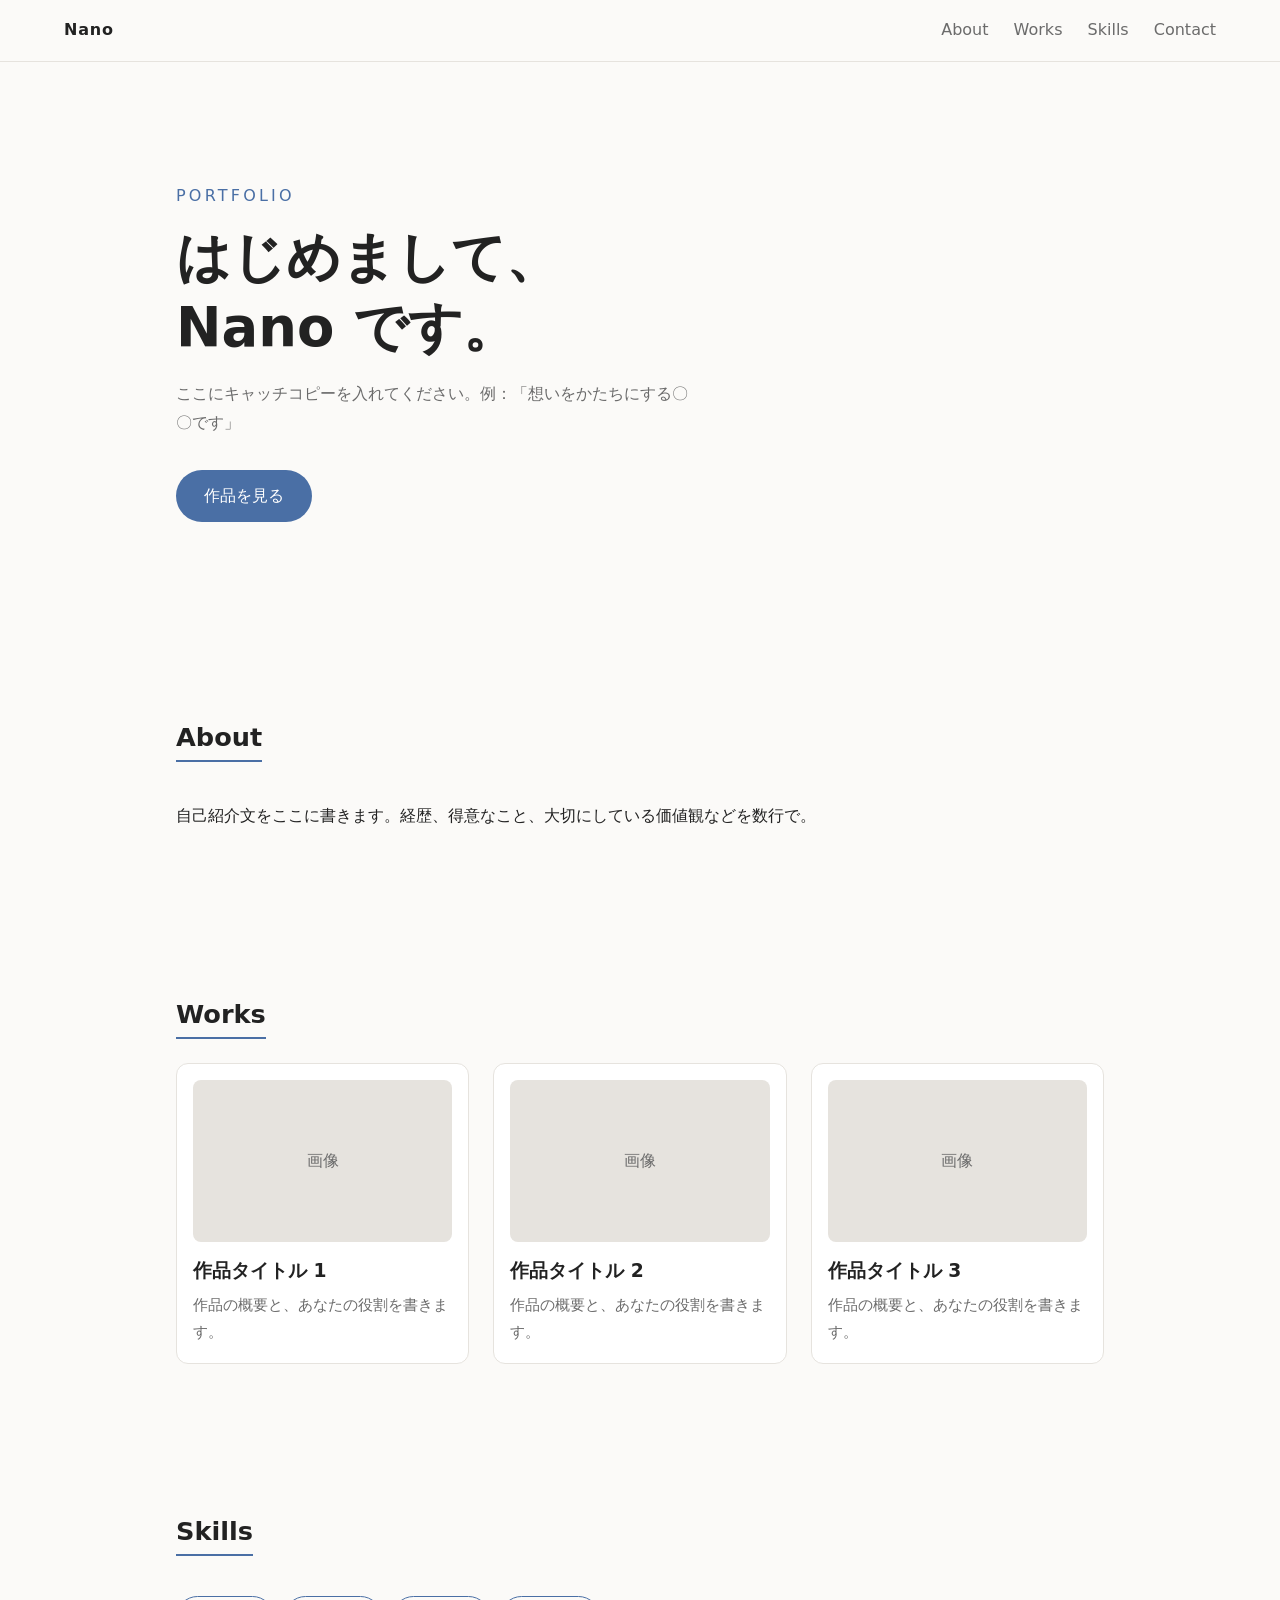
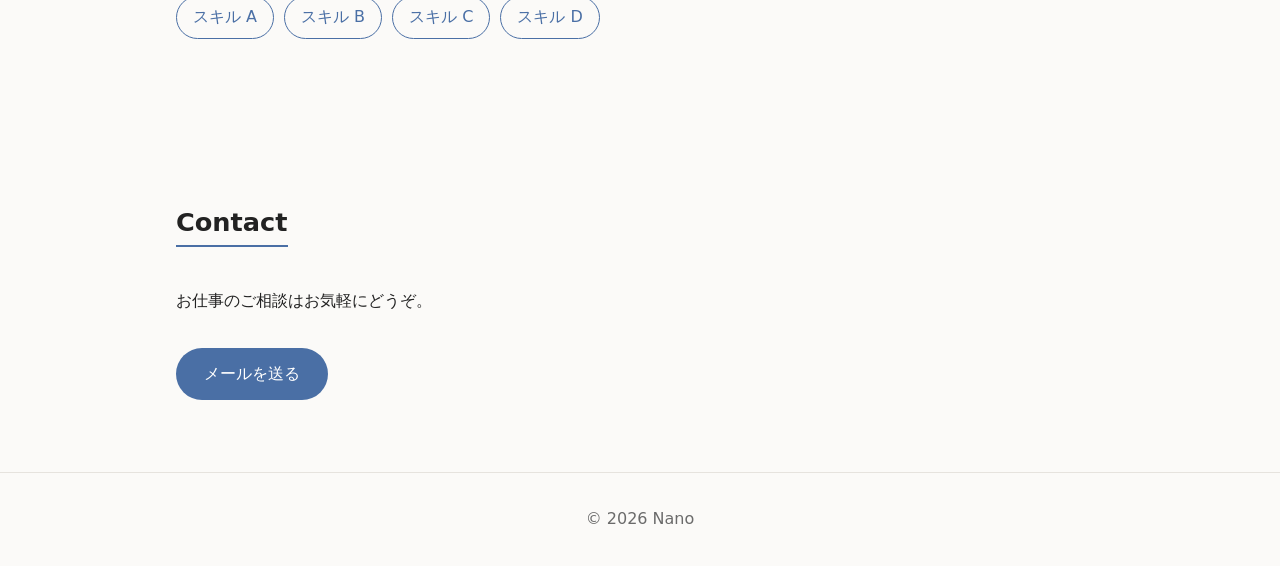
<file: index.html>
<!doctype html>
<html lang="ja">
<head>
  <meta charset="utf-8">
  <meta name="viewport" content="width=device-width, initial-scale=1">
  <title>Nano | Portfolio</title>
  <meta name="description" content="Nano のポートフォリオサイト">
  <link rel="stylesheet" href="style.css">
</head>
<body>
  <header class="site-header">
    <a class="logo" href="#top">Nano</a>
    <nav>
      <a href="#about">About</a>
      <a href="#works">Works</a>
      <a href="#skills">Skills</a>
      <a href="#contact">Contact</a>
    </nav>
  </header>

  <main id="top">
    <section class="hero">
      <p class="eyebrow">Portfolio</p>
      <h1>はじめまして、<br>Nano です。</h1>
      <p class="lead">ここにキャッチコピーを入れてください。例：「想いをかたちにする〇〇です」</p>
      <a class="btn" href="#works">作品を見る</a>
    </section>

    <section id="about">
      <h2>About</h2>
      <p>自己紹介文をここに書きます。経歴、得意なこと、大切にしている価値観などを数行で。</p>
    </section>

    <section id="works">
      <h2>Works</h2>
      <div class="grid">
        <article class="card">
          <div class="thumb">画像</div>
          <h3>作品タイトル 1</h3>
          <p>作品の概要と、あなたの役割を書きます。</p>
        </article>
        <article class="card">
          <div class="thumb">画像</div>
          <h3>作品タイトル 2</h3>
          <p>作品の概要と、あなたの役割を書きます。</p>
        </article>
        <article class="card">
          <div class="thumb">画像</div>
          <h3>作品タイトル 3</h3>
          <p>作品の概要と、あなたの役割を書きます。</p>
        </article>
      </div>
    </section>

    <section id="skills">
      <h2>Skills</h2>
      <ul class="tags">
        <li>スキル A</li><li>スキル B</li><li>スキル C</li><li>スキル D</li>
      </ul>
    </section>

    <section id="contact">
      <h2>Contact</h2>
      <p>お仕事のご相談はお気軽にどうぞ。</p>
      <a class="btn" href="mailto:kangoshinano@gmail.com">メールを送る</a>
    </section>
  </main>

  <footer>© 2026 Nano</footer>
</body>
</html>
</file>
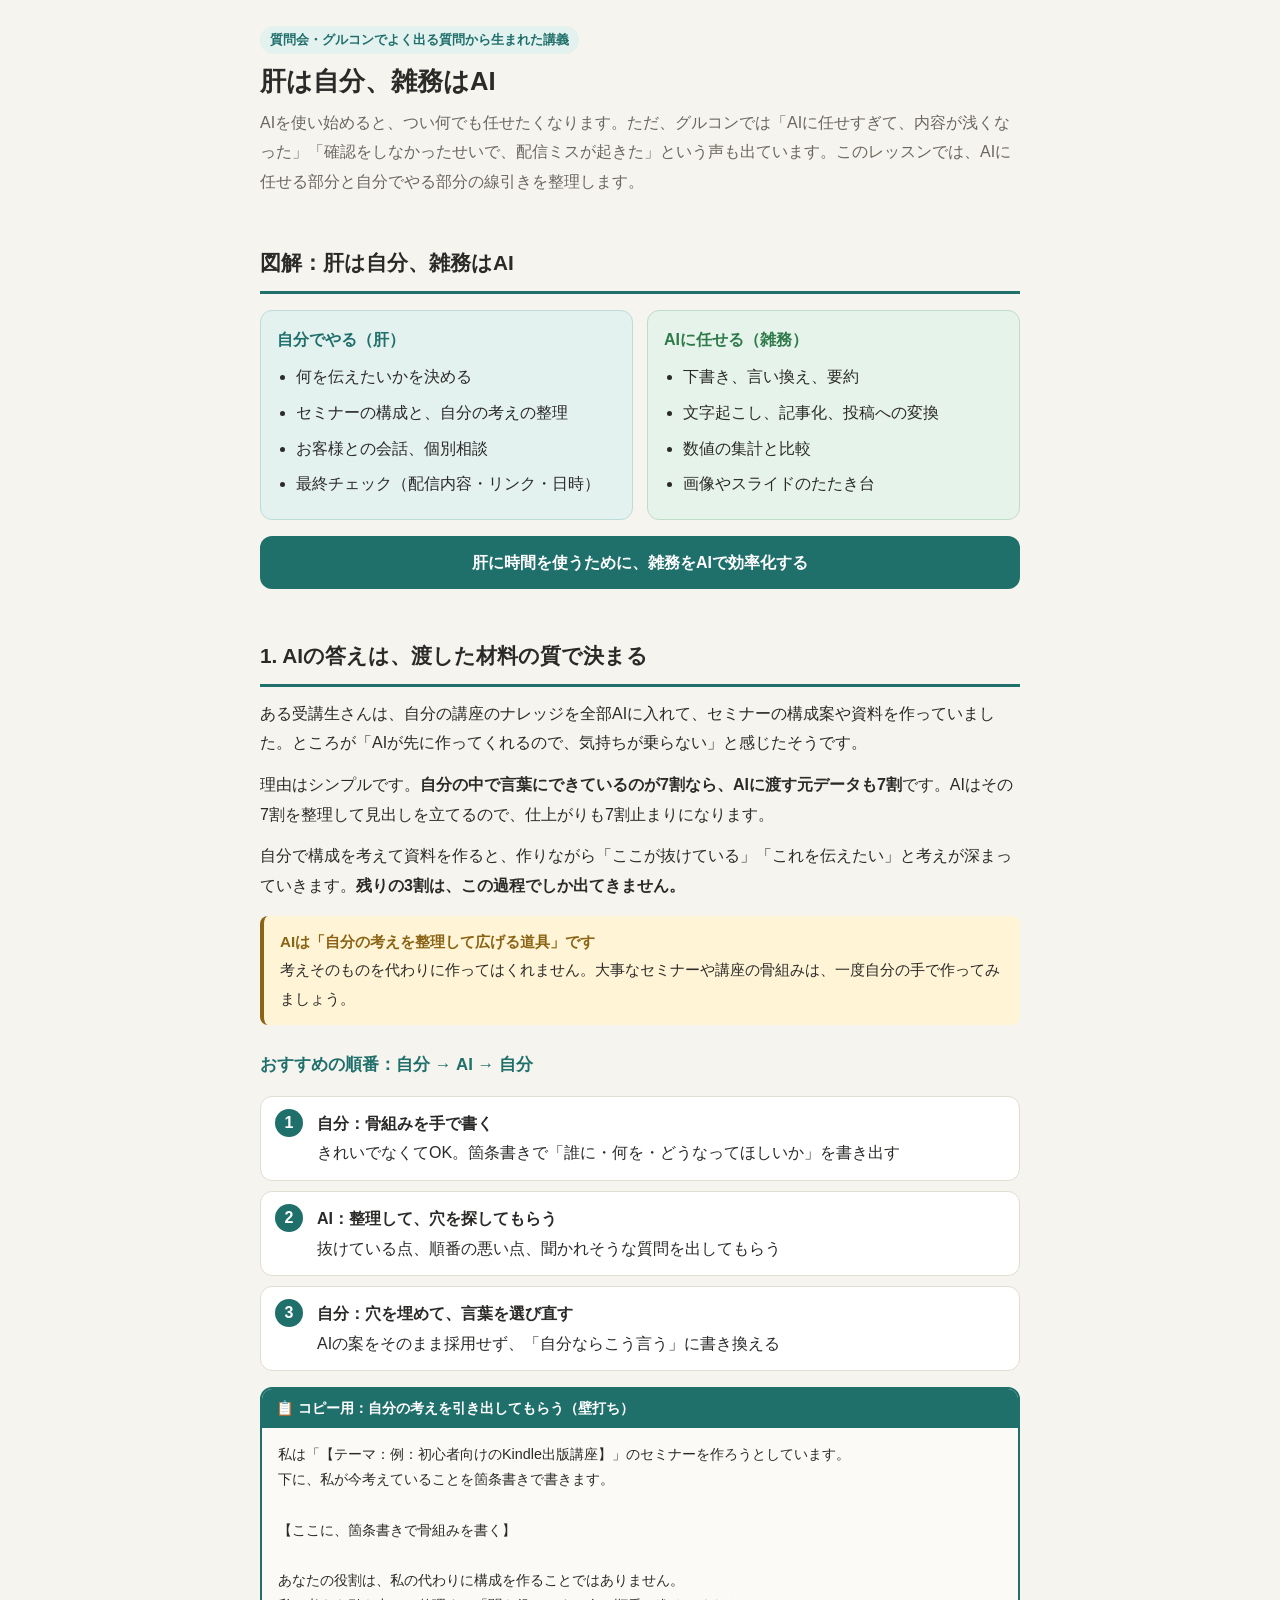
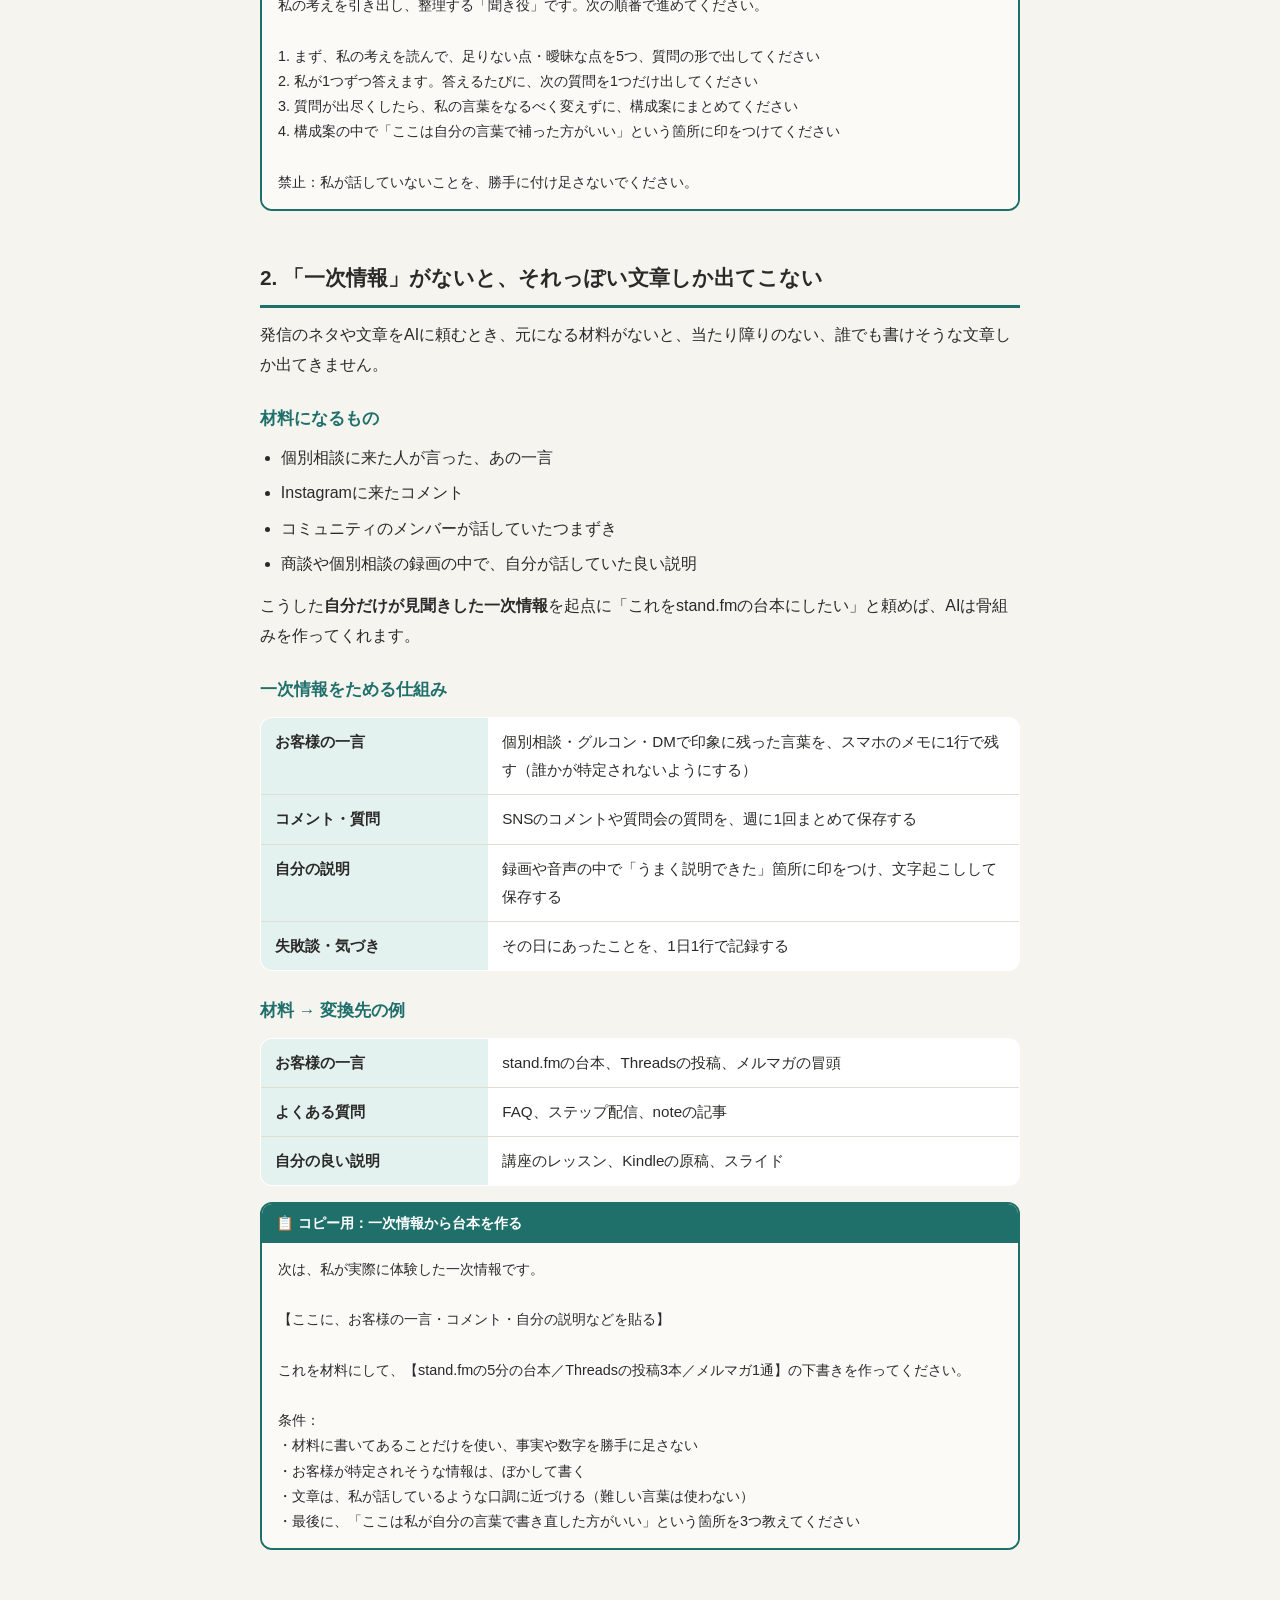
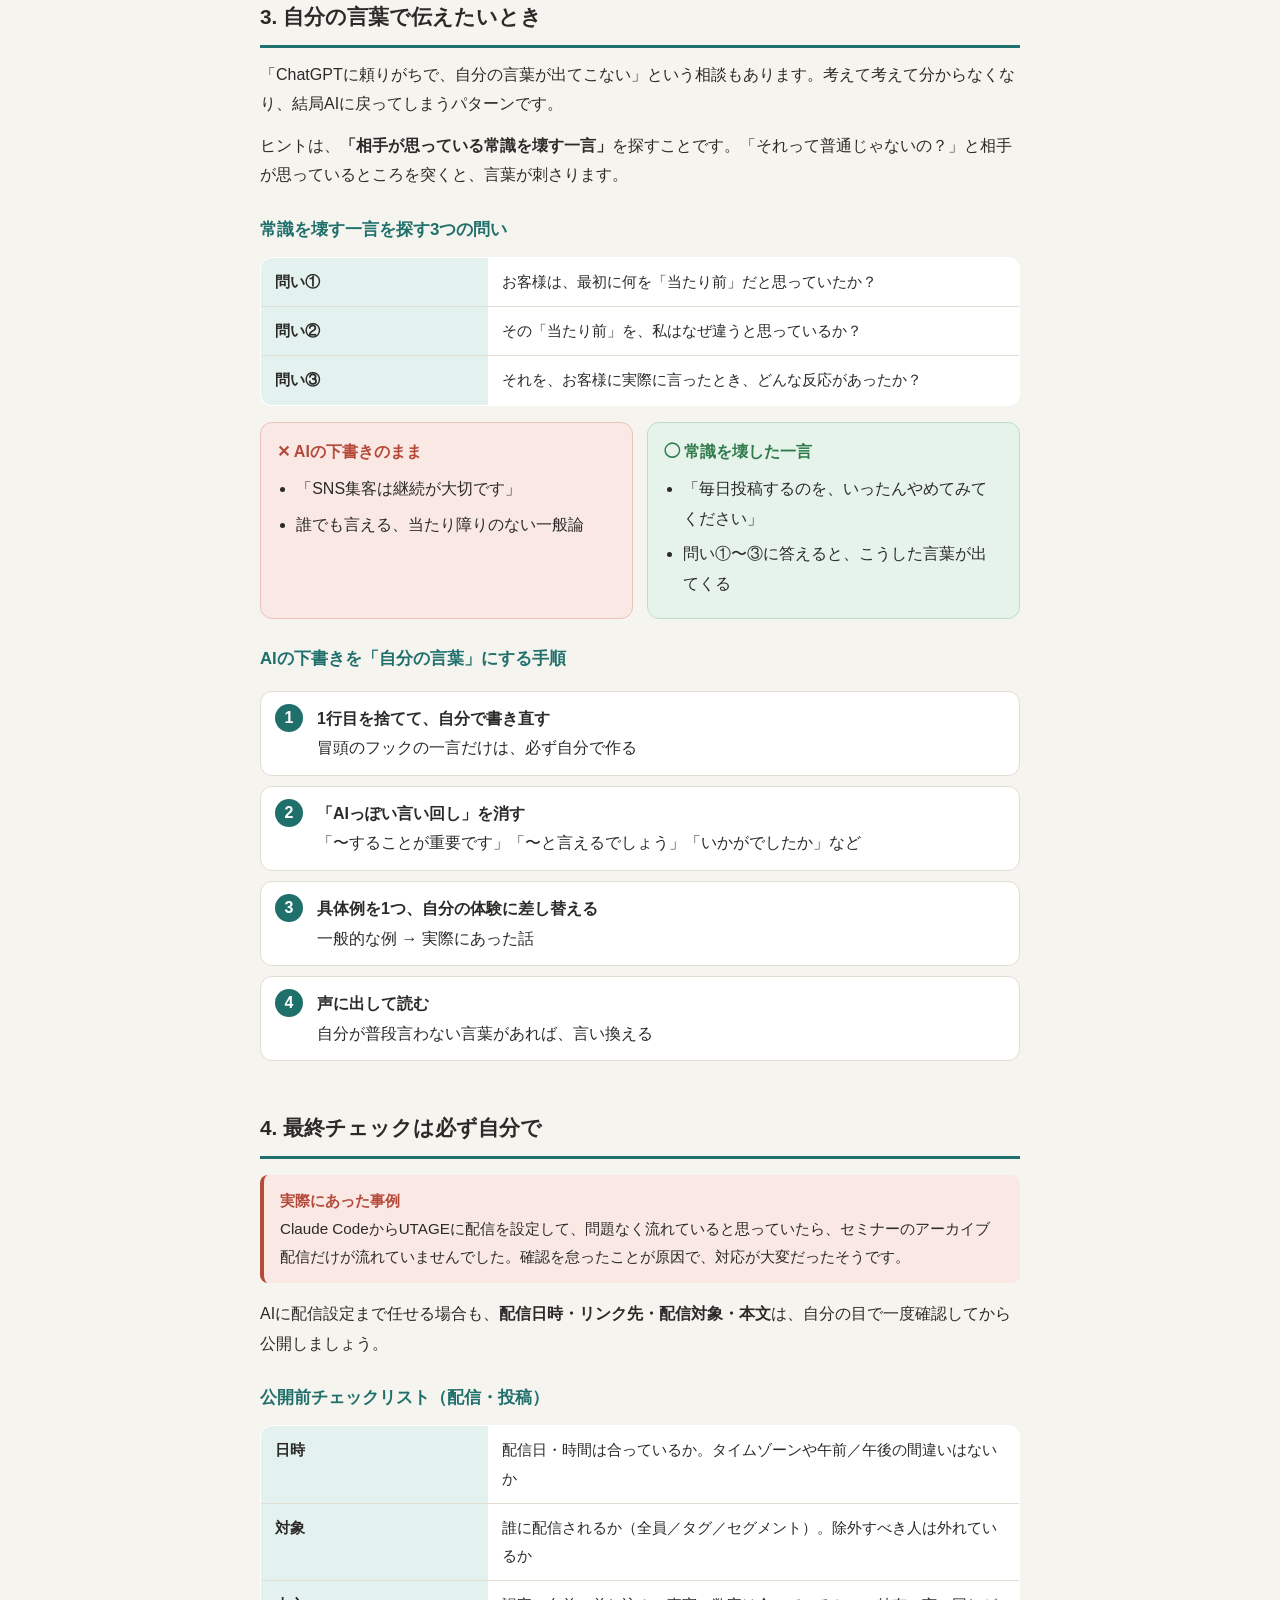
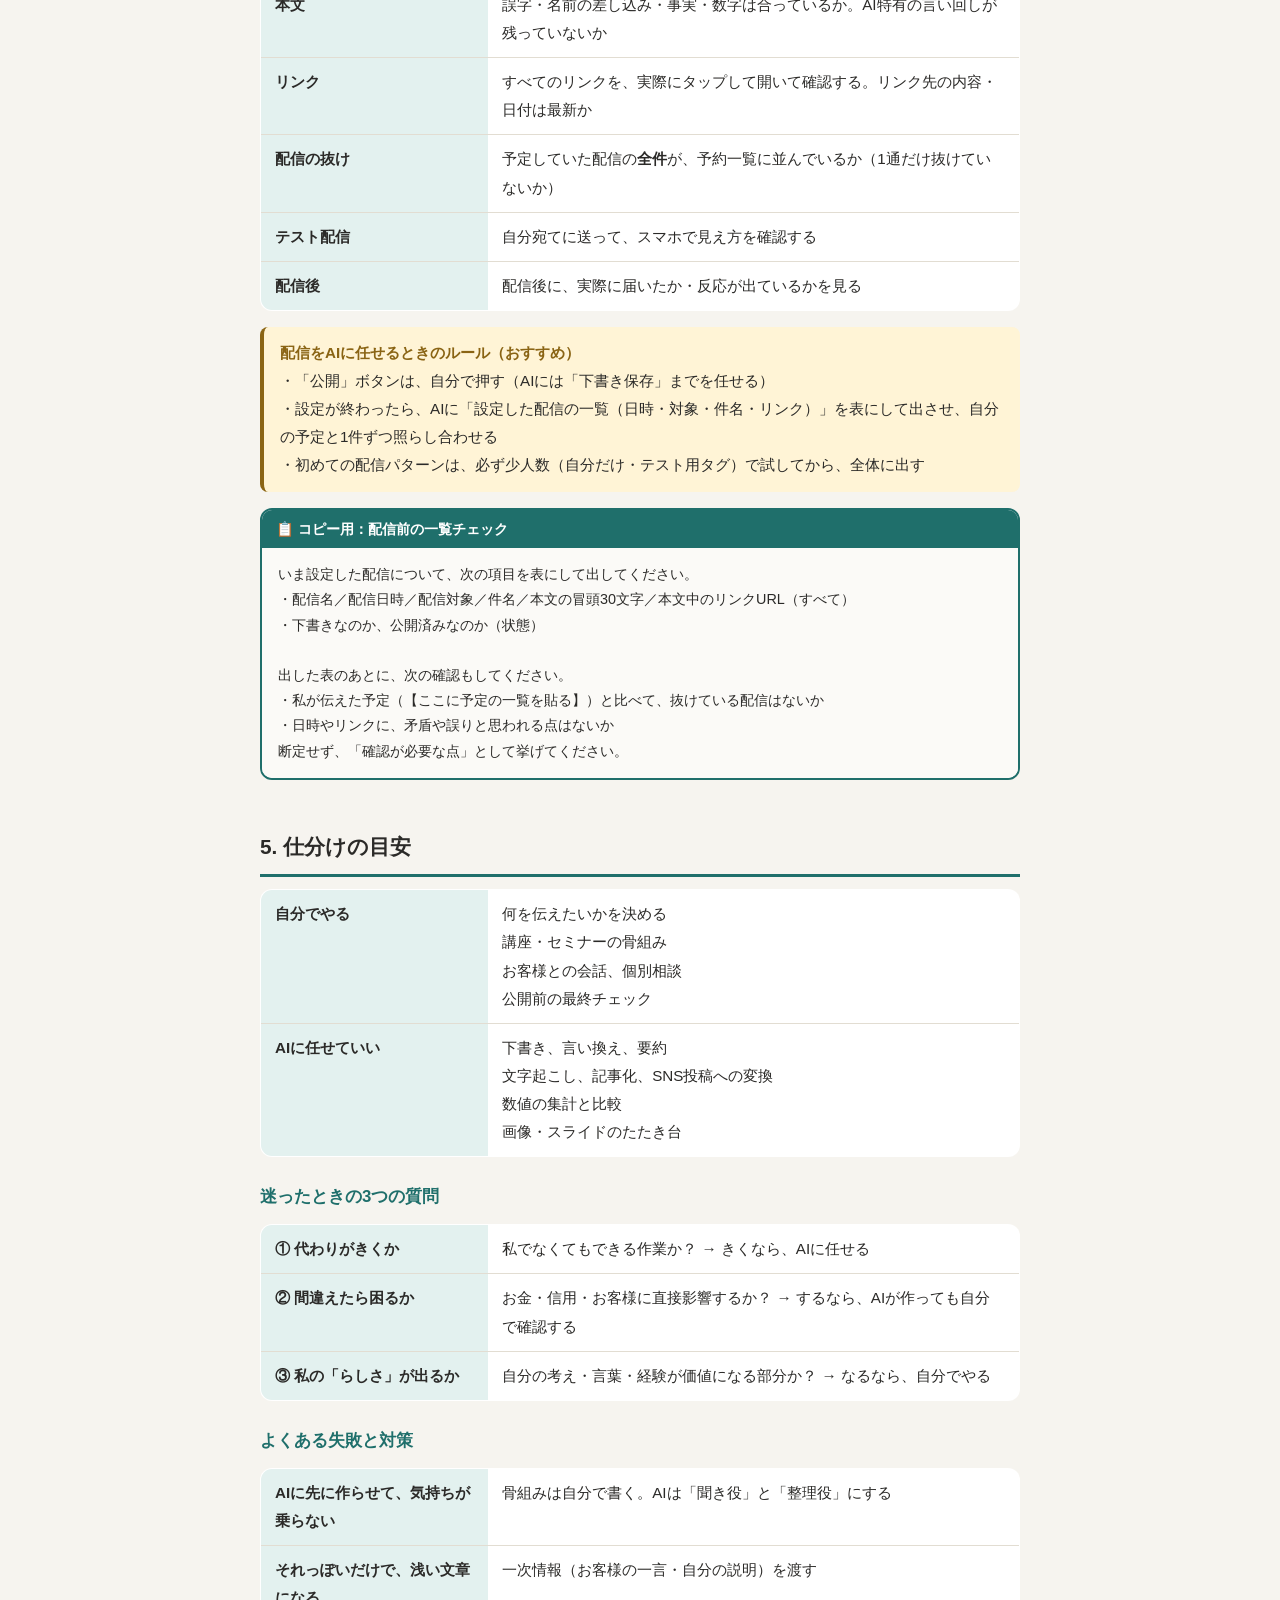
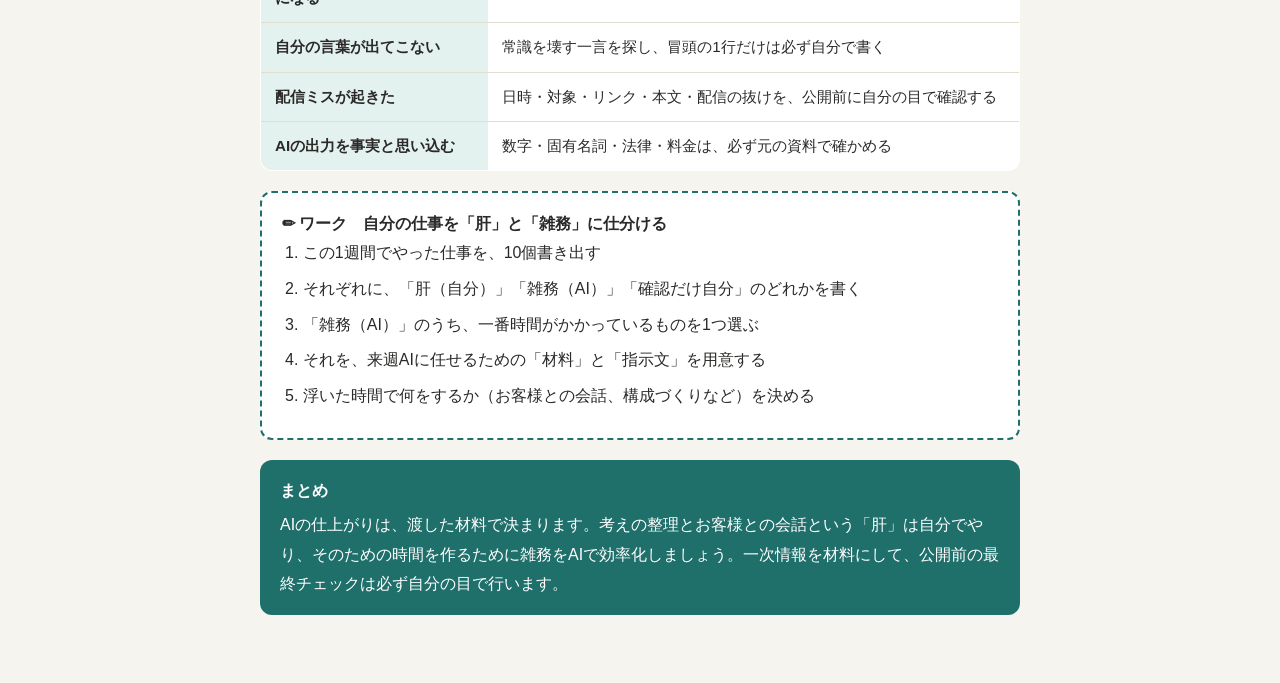
<file: ai-division-of-labor-lesson.html>
<!DOCTYPE html>
<html lang="ja">
<head>
<meta charset="utf-8">
<meta name="viewport" content="width=device-width, initial-scale=1">
<title>肝は自分、雑務はAI</title>
<style>
  body { margin: 0; background: #f6f4ef; }
  .lesson { --ink:#2b2a28; --muted:#6b675f; --line:#e2ddd2; --card:#fff; --accent:#1f6f6b; --accent-soft:#e3f1ef; --ng:#b54a3a; --ng-soft:#f9e8e4; --ok:#2f7a4a; --ok-soft:#e6f3ea; --warn-soft:#fff4d6; --warn:#8a6414;
    max-width: 760px; margin: 0 auto; padding: 24px 16px 48px; color: var(--ink); font-family: "Hiragino Sans","Noto Sans JP","Yu Gothic",Meiryo,sans-serif; line-height: 1.85; font-size: 16px; }
  .lesson * { box-sizing: border-box; }
  .lesson h1 { font-size: 1.6rem; line-height: 1.4; margin: 0 0 8px; }
  .lesson h2 { font-size: 1.3rem; margin: 48px 0 12px; padding-bottom: 8px; border-bottom: 3px solid var(--accent); }
  .lesson h3 { font-size: 1.05rem; margin: 24px 0 8px; color: var(--accent); }
  .lesson p { margin: 0 0 12px; }
  .lesson ul, .lesson ol.plain { margin: 0 0 12px; padding-left: 1.3em; }
  .lesson li { margin-bottom: 6px; }
  .lesson .lead { color: var(--muted); }
  .lesson .tag { display: inline-block; font-size: .8rem; background: var(--accent-soft); color: var(--accent); padding: 2px 10px; border-radius: 99px; font-weight: 700; margin-bottom: 10px; }
  .lesson .compare { display: grid; grid-template-columns: 1fr 1fr; gap: 14px; margin: 16px 0; }
  .lesson .col { border-radius: 12px; padding: 14px 16px; }
  .lesson .col.ng { background: var(--ng-soft); border: 1px solid #e8c3bb; }
  .lesson .col.ok { background: var(--ok-soft); border: 1px solid #bfdcc9; }
  .lesson .col.me { background: var(--accent-soft); border: 1px solid #bcdcd8; }
  .lesson .col .ttl { font-weight: 700; margin-bottom: 8px; }
  .lesson .col.ng .ttl { color: var(--ng); }
  .lesson .col.ok .ttl { color: var(--ok); }
  .lesson .col.me .ttl { color: var(--accent); }
  .lesson .col ul { margin: 0; padding-left: 1.2em; }
  .lesson .banner { background: var(--accent); color: #fff; text-align: center; font-weight: 700; border-radius: 12px; padding: 12px 16px; margin: 14px 0; }
  .lesson .steps { list-style: none; padding: 0; counter-reset: s; }
  .lesson .steps li { counter-increment: s; background: var(--card); border: 1px solid var(--line); border-radius: 12px; padding: 12px 16px 12px 56px; position: relative; margin-bottom: 10px; }
  .lesson .steps li::before { content: counter(s); position: absolute; left: 14px; top: 12px; width: 28px; height: 28px; border-radius: 50%; background: var(--accent); color: #fff; text-align: center; line-height: 28px; font-weight: 700; }
  .lesson .steps b { display: block; }
  .lesson table { width: 100%; border-collapse: collapse; background: var(--card); border: 1px solid var(--line); border-radius: 12px; overflow: hidden; margin: 12px 0 16px; font-size: .95rem; }
  .lesson th, .lesson td { padding: 10px 14px; border-bottom: 1px solid var(--line); text-align: left; vertical-align: top; }
  .lesson th { background: var(--accent-soft); width: 30%; }
  .lesson tr:last-child th, .lesson tr:last-child td { border-bottom: 0; }
  .lesson .note { background: var(--warn-soft); border-left: 4px solid var(--warn); border-radius: 8px; padding: 12px 16px; margin: 16px 0; font-size: .95rem; }
  .lesson .note b { color: var(--warn); }
  .lesson .case { background: var(--ng-soft); border-left: 4px solid var(--ng); border-radius: 8px; padding: 12px 16px; margin: 16px 0; font-size: .95rem; }
  .lesson .case b { color: var(--ng); }
  .lesson .prompt-box { margin: 14px 0; border: 2px solid var(--accent); border-radius: 12px; overflow: hidden; background: #fff; }
  .lesson .prompt-box .hd { background: var(--accent); color: #fff; font-weight: 700; font-size: .9rem; padding: 6px 14px; }
  .lesson .prompt-box pre { margin: 0; padding: 14px 16px; white-space: pre-wrap; word-break: break-word; font-family: inherit; font-size: .9rem; line-height: 1.75; background: #fbfaf7; user-select: all; -webkit-user-select: all; }
  .lesson .summary { background: var(--accent); color: #fff; border-radius: 12px; padding: 16px 20px; margin: 20px 0; }
  .lesson .summary b { display: block; margin-bottom: 4px; }
  .lesson .work { background: var(--card); border: 2px dashed var(--accent); border-radius: 12px; padding: 16px 20px; margin: 20px 0; }
  .lesson .tips { font-size: .9rem; color: var(--muted); }
  @media (max-width: 600px) {
    .lesson .compare { grid-template-columns: 1fr; }
    .lesson th { width: 38%; }
  }
</style>
</head>
<body>
<div class="lesson">

  <span class="tag">質問会・グルコンでよく出る質問から生まれた講義</span>
  <h1>肝は自分、雑務はAI</h1>
  <p class="lead">AIを使い始めると、つい何でも任せたくなります。ただ、グルコンでは「AIに任せすぎて、内容が浅くなった」「確認をしなかったせいで、配信ミスが起きた」という声も出ています。このレッスンでは、AIに任せる部分と自分でやる部分の線引きを整理します。</p>

  <!-- ===== 図解 ===== -->
  <h2>図解：肝は自分、雑務はAI</h2>
  <div class="compare">
    <div class="col me">
      <div class="ttl">自分でやる（肝）</div>
      <ul>
        <li>何を伝えたいかを決める</li>
        <li>セミナーの構成と、自分の考えの整理</li>
        <li>お客様との会話、個別相談</li>
        <li>最終チェック（配信内容・リンク・日時）</li>
      </ul>
    </div>
    <div class="col ok">
      <div class="ttl">AIに任せる（雑務）</div>
      <ul>
        <li>下書き、言い換え、要約</li>
        <li>文字起こし、記事化、投稿への変換</li>
        <li>数値の集計と比較</li>
        <li>画像やスライドのたたき台</li>
      </ul>
    </div>
  </div>
  <div class="banner">肝に時間を使うために、雑務をAIで効率化する</div>

  <!-- ===== Part 1 ===== -->
  <h2>1. AIの答えは、渡した材料の質で決まる</h2>
  <p>ある受講生さんは、自分の講座のナレッジを全部AIに入れて、セミナーの構成案や資料を作っていました。ところが「AIが先に作ってくれるので、気持ちが乗らない」と感じたそうです。</p>
  <p>理由はシンプルです。<b>自分の中で言葉にできているのが7割なら、AIに渡す元データも7割</b>です。AIはその7割を整理して見出しを立てるので、仕上がりも7割止まりになります。</p>
  <p>自分で構成を考えて資料を作ると、作りながら「ここが抜けている」「これを伝えたい」と考えが深まっていきます。<b>残りの3割は、この過程でしか出てきません。</b></p>

  <div class="note">
    <b>AIは「自分の考えを整理して広げる道具」です</b><br>
    考えそのものを代わりに作ってはくれません。大事なセミナーや講座の骨組みは、一度自分の手で作ってみましょう。
  </div>

  <h3>おすすめの順番：自分 → AI → 自分</h3>
  <ol class="steps">
    <li><b>自分：骨組みを手で書く</b>きれいでなくてOK。箇条書きで「誰に・何を・どうなってほしいか」を書き出す</li>
    <li><b>AI：整理して、穴を探してもらう</b>抜けている点、順番の悪い点、聞かれそうな質問を出してもらう</li>
    <li><b>自分：穴を埋めて、言葉を選び直す</b>AIの案をそのまま採用せず、「自分ならこう言う」に書き換える</li>
  </ol>

  <div class="prompt-box"><div class="hd">📋 コピー用：自分の考えを引き出してもらう（壁打ち）</div>
<pre>私は「【テーマ：例：初心者向けのKindle出版講座】」のセミナーを作ろうとしています。
下に、私が今考えていることを箇条書きで書きます。

【ここに、箇条書きで骨組みを書く】

あなたの役割は、私の代わりに構成を作ることではありません。
私の考えを引き出し、整理する「聞き役」です。次の順番で進めてください。

1. まず、私の考えを読んで、足りない点・曖昧な点を5つ、質問の形で出してください
2. 私が1つずつ答えます。答えるたびに、次の質問を1つだけ出してください
3. 質問が出尽くしたら、私の言葉をなるべく変えずに、構成案にまとめてください
4. 構成案の中で「ここは自分の言葉で補った方がいい」という箇所に印をつけてください

禁止：私が話していないことを、勝手に付け足さないでください。</pre></div>

  <!-- ===== Part 2 ===== -->
  <h2>2. 「一次情報」がないと、それっぽい文章しか出てこない</h2>
  <p>発信のネタや文章をAIに頼むとき、元になる材料がないと、当たり障りのない、誰でも書けそうな文章しか出てきません。</p>
  <h3>材料になるもの</h3>
  <ul>
    <li>個別相談に来た人が言った、あの一言</li>
    <li>Instagramに来たコメント</li>
    <li>コミュニティのメンバーが話していたつまずき</li>
    <li>商談や個別相談の録画の中で、自分が話していた良い説明</li>
  </ul>
  <p>こうした<b>自分だけが見聞きした一次情報</b>を起点に「これをstand.fmの台本にしたい」と頼めば、AIは骨組みを作ってくれます。</p>

  <h3>一次情報をためる仕組み</h3>
  <table>
    <tr><th>お客様の一言</th><td>個別相談・グルコン・DMで印象に残った言葉を、スマホのメモに1行で残す（誰かが特定されないようにする）</td></tr>
    <tr><th>コメント・質問</th><td>SNSのコメントや質問会の質問を、週に1回まとめて保存する</td></tr>
    <tr><th>自分の説明</th><td>録画や音声の中で「うまく説明できた」箇所に印をつけ、文字起こしして保存する</td></tr>
    <tr><th>失敗談・気づき</th><td>その日にあったことを、1日1行で記録する</td></tr>
  </table>

  <h3>材料 → 変換先の例</h3>
  <table>
    <tr><th>お客様の一言</th><td>stand.fmの台本、Threadsの投稿、メルマガの冒頭</td></tr>
    <tr><th>よくある質問</th><td>FAQ、ステップ配信、noteの記事</td></tr>
    <tr><th>自分の良い説明</th><td>講座のレッスン、Kindleの原稿、スライド</td></tr>
  </table>

  <div class="prompt-box"><div class="hd">📋 コピー用：一次情報から台本を作る</div>
<pre>次は、私が実際に体験した一次情報です。

【ここに、お客様の一言・コメント・自分の説明などを貼る】

これを材料にして、【stand.fmの5分の台本／Threadsの投稿3本／メルマガ1通】の下書きを作ってください。

条件：
・材料に書いてあることだけを使い、事実や数字を勝手に足さない
・お客様が特定されそうな情報は、ぼかして書く
・文章は、私が話しているような口調に近づける（難しい言葉は使わない）
・最後に、「ここは私が自分の言葉で書き直した方がいい」という箇所を3つ教えてください</pre></div>

  <!-- ===== Part 3 ===== -->
  <h2>3. 自分の言葉で伝えたいとき</h2>
  <p>「ChatGPTに頼りがちで、自分の言葉が出てこない」という相談もあります。考えて考えて分からなくなり、結局AIに戻ってしまうパターンです。</p>
  <p>ヒントは、<b>「相手が思っている常識を壊す一言」</b>を探すことです。「それって普通じゃないの？」と相手が思っているところを突くと、言葉が刺さります。</p>

  <h3>常識を壊す一言を探す3つの問い</h3>
  <table>
    <tr><th>問い①</th><td>お客様は、最初に何を「当たり前」だと思っていたか？</td></tr>
    <tr><th>問い②</th><td>その「当たり前」を、私はなぜ違うと思っているか？</td></tr>
    <tr><th>問い③</th><td>それを、お客様に実際に言ったとき、どんな反応があったか？</td></tr>
  </table>
  <div class="compare">
    <div class="col ng">
      <div class="ttl">✕ AIの下書きのまま</div>
      <ul><li>「SNS集客は継続が大切です」</li><li>誰でも言える、当たり障りのない一般論</li></ul>
    </div>
    <div class="col ok">
      <div class="ttl">◯ 常識を壊した一言</div>
      <ul><li>「毎日投稿するのを、いったんやめてみてください」</li><li>問い①〜③に答えると、こうした言葉が出てくる</li></ul>
    </div>
  </div>

  <h3>AIの下書きを「自分の言葉」にする手順</h3>
  <ol class="steps">
    <li><b>1行目を捨てて、自分で書き直す</b>冒頭のフックの一言だけは、必ず自分で作る</li>
    <li><b>「AIっぽい言い回し」を消す</b>「〜することが重要です」「〜と言えるでしょう」「いかがでしたか」など</li>
    <li><b>具体例を1つ、自分の体験に差し替える</b>一般的な例 → 実際にあった話</li>
    <li><b>声に出して読む</b>自分が普段言わない言葉があれば、言い換える</li>
  </ol>

  <!-- ===== Part 4 ===== -->
  <h2>4. 最終チェックは必ず自分で</h2>
  <div class="case">
    <b>実際にあった事例</b><br>
    Claude CodeからUTAGEに配信を設定して、問題なく流れていると思っていたら、セミナーのアーカイブ配信だけが流れていませんでした。確認を怠ったことが原因で、対応が大変だったそうです。
  </div>
  <p>AIに配信設定まで任せる場合も、<b>配信日時・リンク先・配信対象・本文</b>は、自分の目で一度確認してから公開しましょう。</p>

  <h3>公開前チェックリスト（配信・投稿）</h3>
  <table>
    <tr><th>日時</th><td>配信日・時間は合っているか。タイムゾーンや午前／午後の間違いはないか</td></tr>
    <tr><th>対象</th><td>誰に配信されるか（全員／タグ／セグメント）。除外すべき人は外れているか</td></tr>
    <tr><th>本文</th><td>誤字・名前の差し込み・事実・数字は合っているか。AI特有の言い回しが残っていないか</td></tr>
    <tr><th>リンク</th><td>すべてのリンクを、実際にタップして開いて確認する。リンク先の内容・日付は最新か</td></tr>
    <tr><th>配信の抜け</th><td>予定していた配信の<b>全件</b>が、予約一覧に並んでいるか（1通だけ抜けていないか）</td></tr>
    <tr><th>テスト配信</th><td>自分宛てに送って、スマホで見え方を確認する</td></tr>
    <tr><th>配信後</th><td>配信後に、実際に届いたか・反応が出ているかを見る</td></tr>
  </table>

  <div class="note">
    <b>配信をAIに任せるときのルール（おすすめ）</b><br>
    ・「公開」ボタンは、自分で押す（AIには「下書き保存」までを任せる）<br>
    ・設定が終わったら、AIに「設定した配信の一覧（日時・対象・件名・リンク）」を表にして出させ、自分の予定と1件ずつ照らし合わせる<br>
    ・初めての配信パターンは、必ず少人数（自分だけ・テスト用タグ）で試してから、全体に出す
  </div>

  <div class="prompt-box"><div class="hd">📋 コピー用：配信前の一覧チェック</div>
<pre>いま設定した配信について、次の項目を表にして出してください。
・配信名／配信日時／配信対象／件名／本文の冒頭30文字／本文中のリンクURL（すべて）
・下書きなのか、公開済みなのか（状態）

出した表のあとに、次の確認もしてください。
・私が伝えた予定（【ここに予定の一覧を貼る】）と比べて、抜けている配信はないか
・日時やリンクに、矛盾や誤りと思われる点はないか
断定せず、「確認が必要な点」として挙げてください。</pre></div>

  <!-- ===== Part 5 ===== -->
  <h2>5. 仕分けの目安</h2>
  <table>
    <tr><th>自分でやる</th><td>何を伝えたいかを決める<br>講座・セミナーの骨組み<br>お客様との会話、個別相談<br>公開前の最終チェック</td></tr>
    <tr><th>AIに任せていい</th><td>下書き、言い換え、要約<br>文字起こし、記事化、SNS投稿への変換<br>数値の集計と比較<br>画像・スライドのたたき台</td></tr>
  </table>

  <h3>迷ったときの3つの質問</h3>
  <table>
    <tr><th>① 代わりがきくか</th><td>私でなくてもできる作業か？ → きくなら、AIに任せる</td></tr>
    <tr><th>② 間違えたら困るか</th><td>お金・信用・お客様に直接影響するか？ → するなら、AIが作っても自分で確認する</td></tr>
    <tr><th>③ 私の「らしさ」が出るか</th><td>自分の考え・言葉・経験が価値になる部分か？ → なるなら、自分でやる</td></tr>
  </table>

  <h3>よくある失敗と対策</h3>
  <table>
    <tr><th>AIに先に作らせて、気持ちが乗らない</th><td>骨組みは自分で書く。AIは「聞き役」と「整理役」にする</td></tr>
    <tr><th>それっぽいだけで、浅い文章になる</th><td>一次情報（お客様の一言・自分の説明）を渡す</td></tr>
    <tr><th>自分の言葉が出てこない</th><td>常識を壊す一言を探し、冒頭の1行だけは必ず自分で書く</td></tr>
    <tr><th>配信ミスが起きた</th><td>日時・対象・リンク・本文・配信の抜けを、公開前に自分の目で確認する</td></tr>
    <tr><th>AIの出力を事実と思い込む</th><td>数字・固有名詞・法律・料金は、必ず元の資料で確かめる</td></tr>
  </table>

  <div class="work">
    <b>✏ ワーク　自分の仕事を「肝」と「雑務」に仕分ける</b>
    <ol class="plain">
      <li>この1週間でやった仕事を、10個書き出す</li>
      <li>それぞれに、「肝（自分）」「雑務（AI）」「確認だけ自分」のどれかを書く</li>
      <li>「雑務（AI）」のうち、一番時間がかかっているものを1つ選ぶ</li>
      <li>それを、来週AIに任せるための「材料」と「指示文」を用意する</li>
      <li>浮いた時間で何をするか（お客様との会話、構成づくりなど）を決める</li>
    </ol>
  </div>

  <div class="summary"><b>まとめ</b>
    AIの仕上がりは、渡した材料で決まります。考えの整理とお客様との会話という「肝」は自分でやり、そのための時間を作るために雑務をAIで効率化しましょう。一次情報を材料にして、公開前の最終チェックは必ず自分の目で行います。</div>

</div>
</body>
</html>
</file>
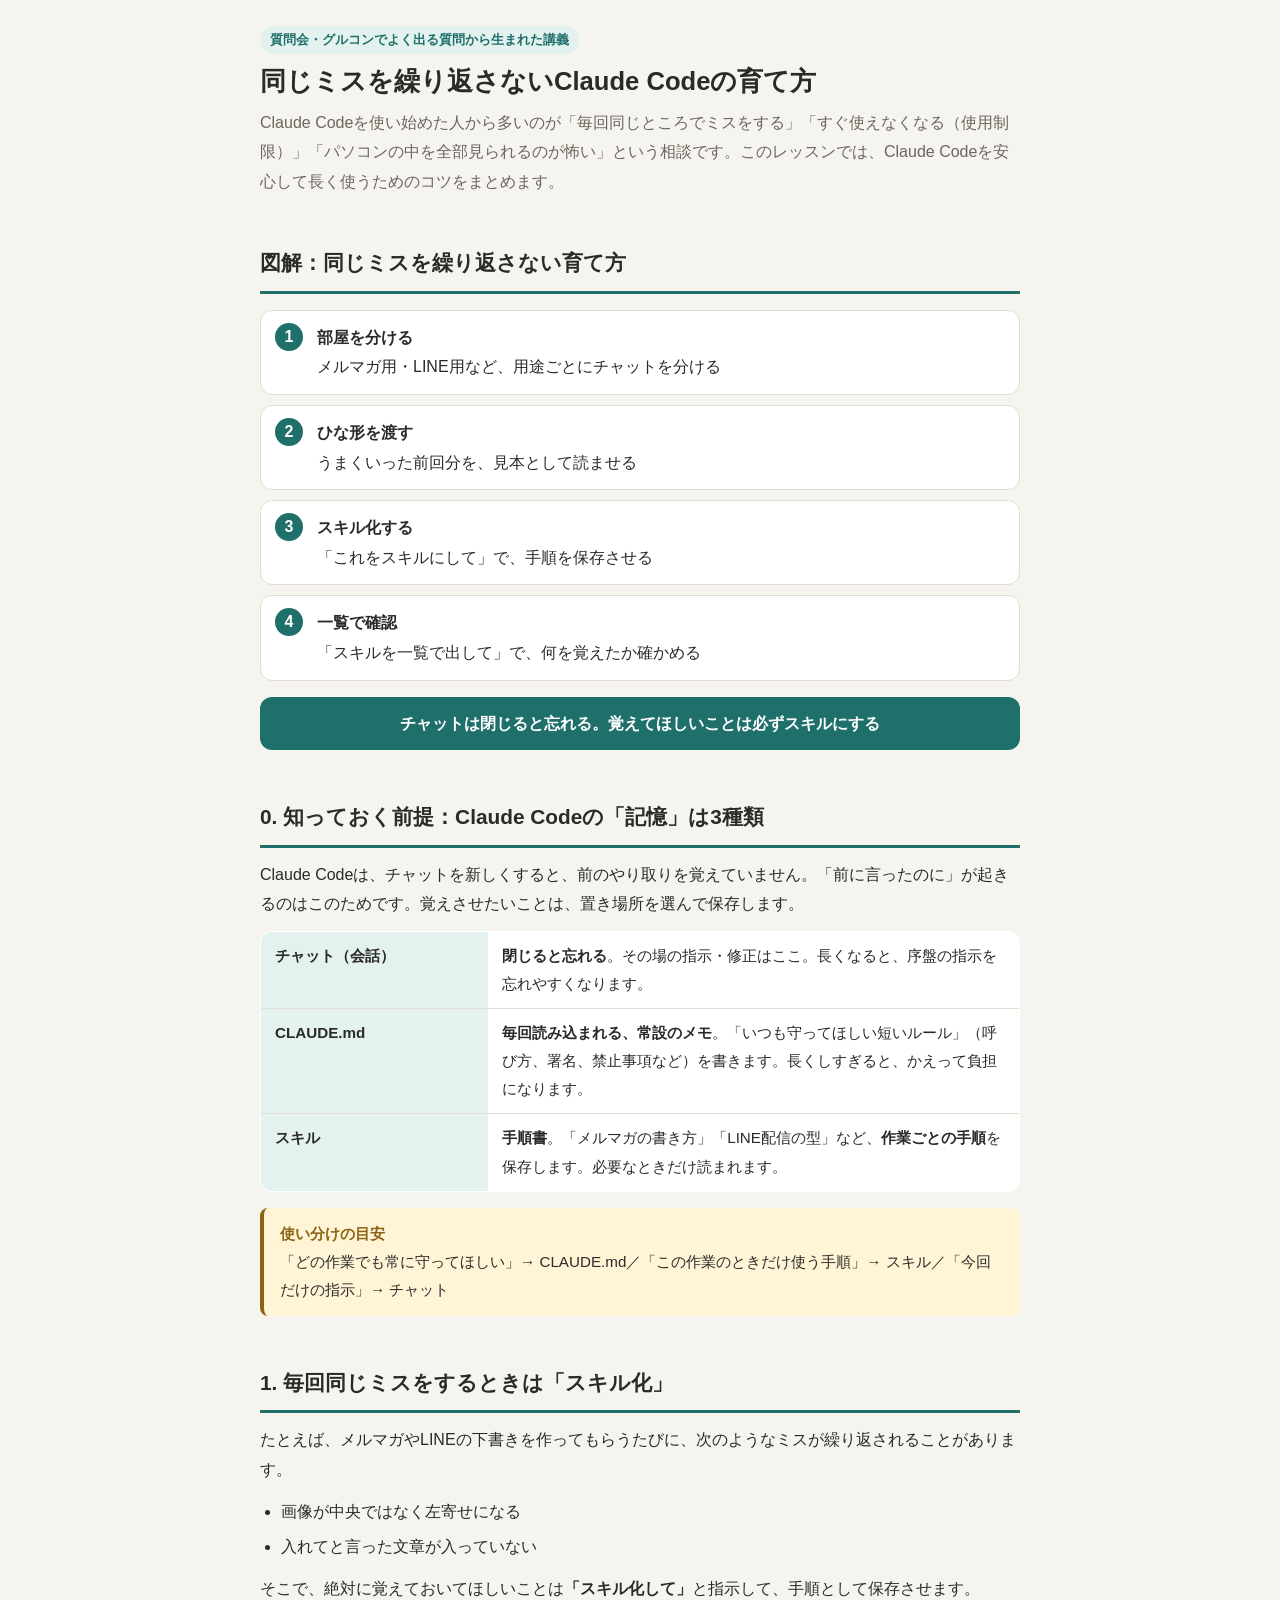
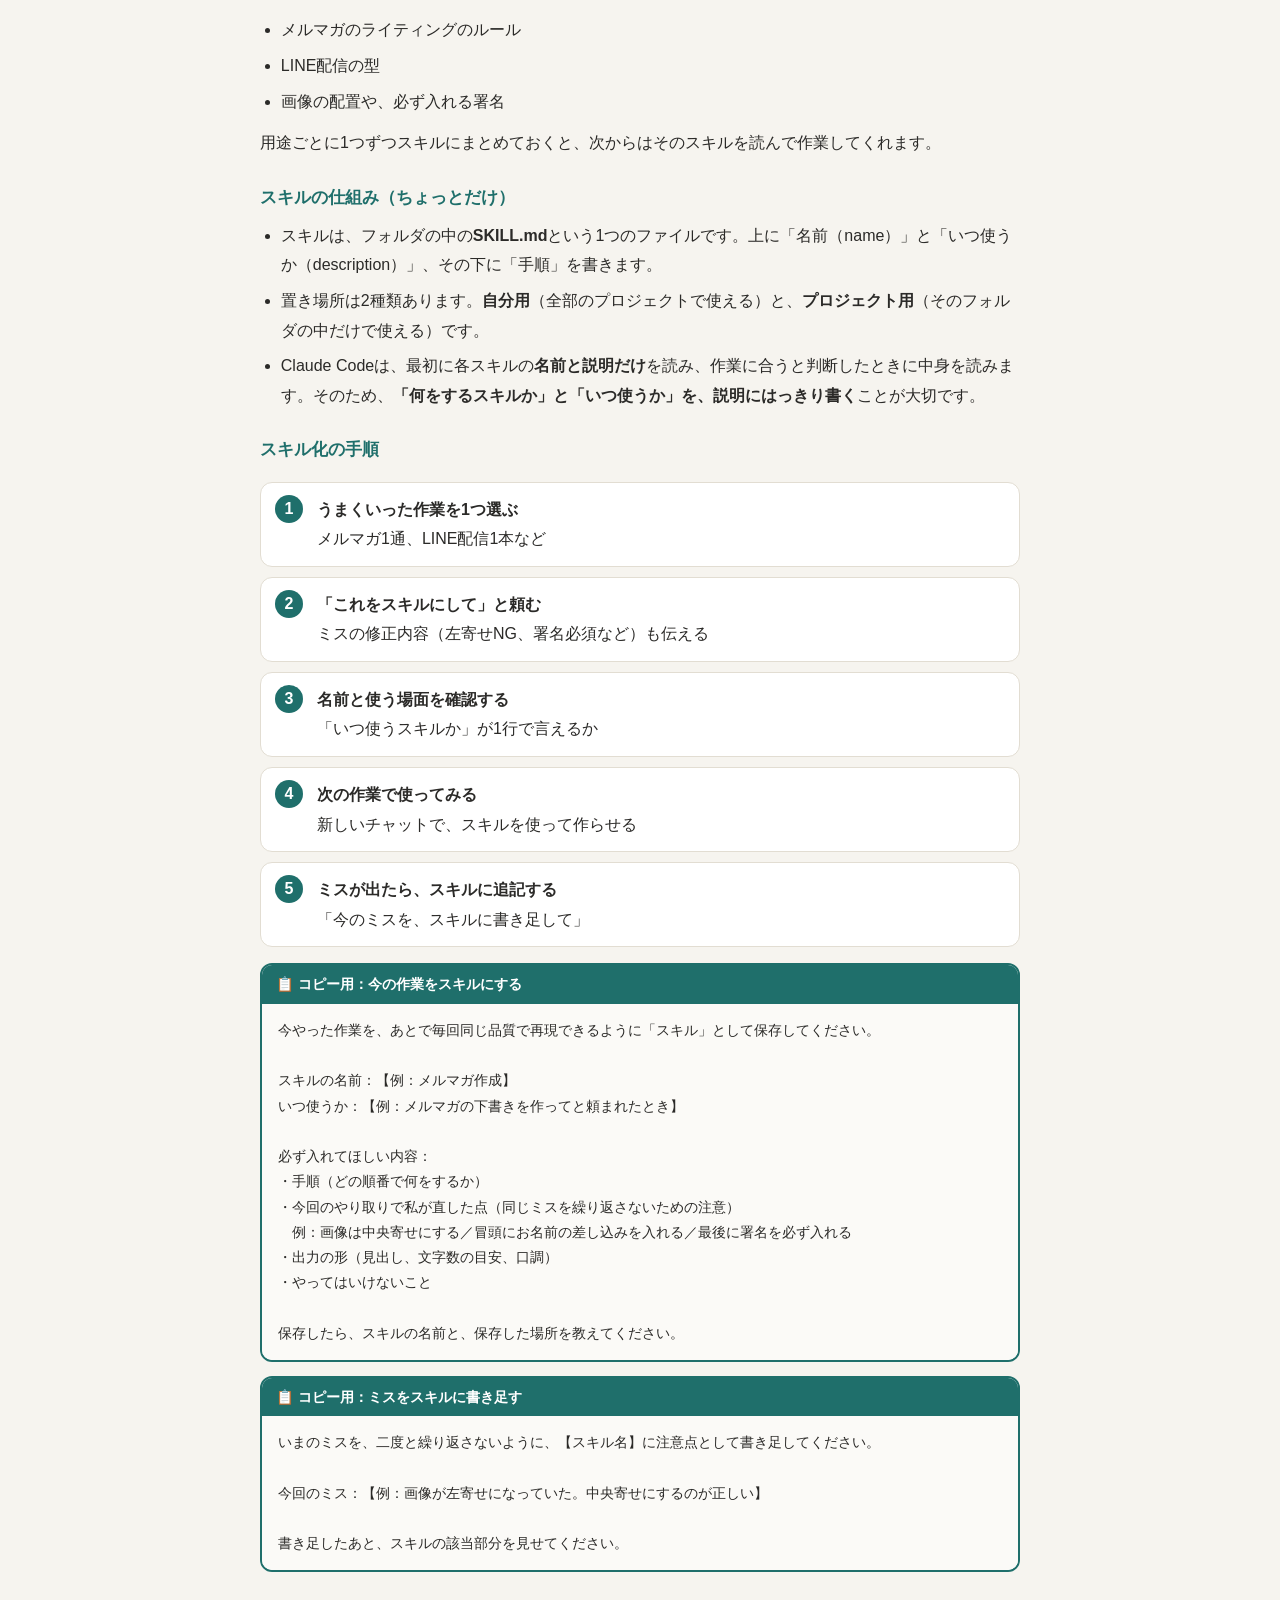
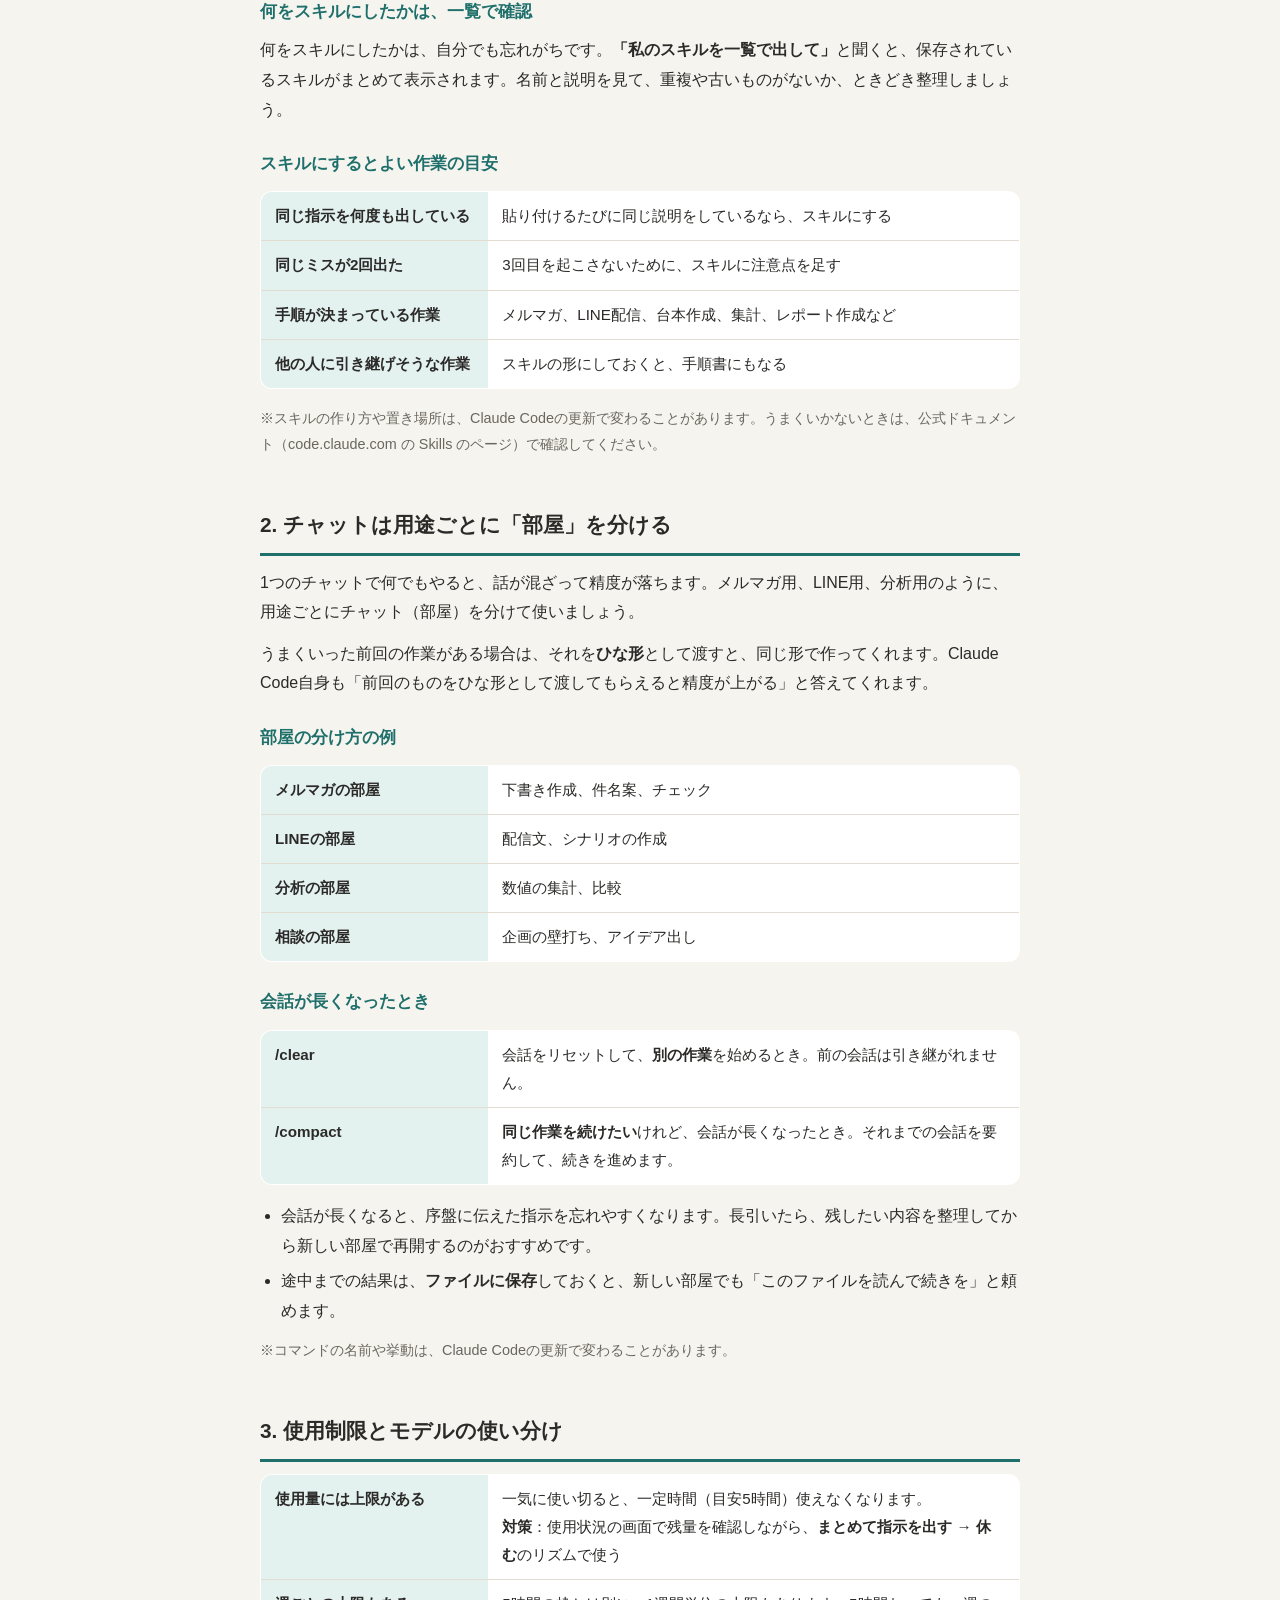
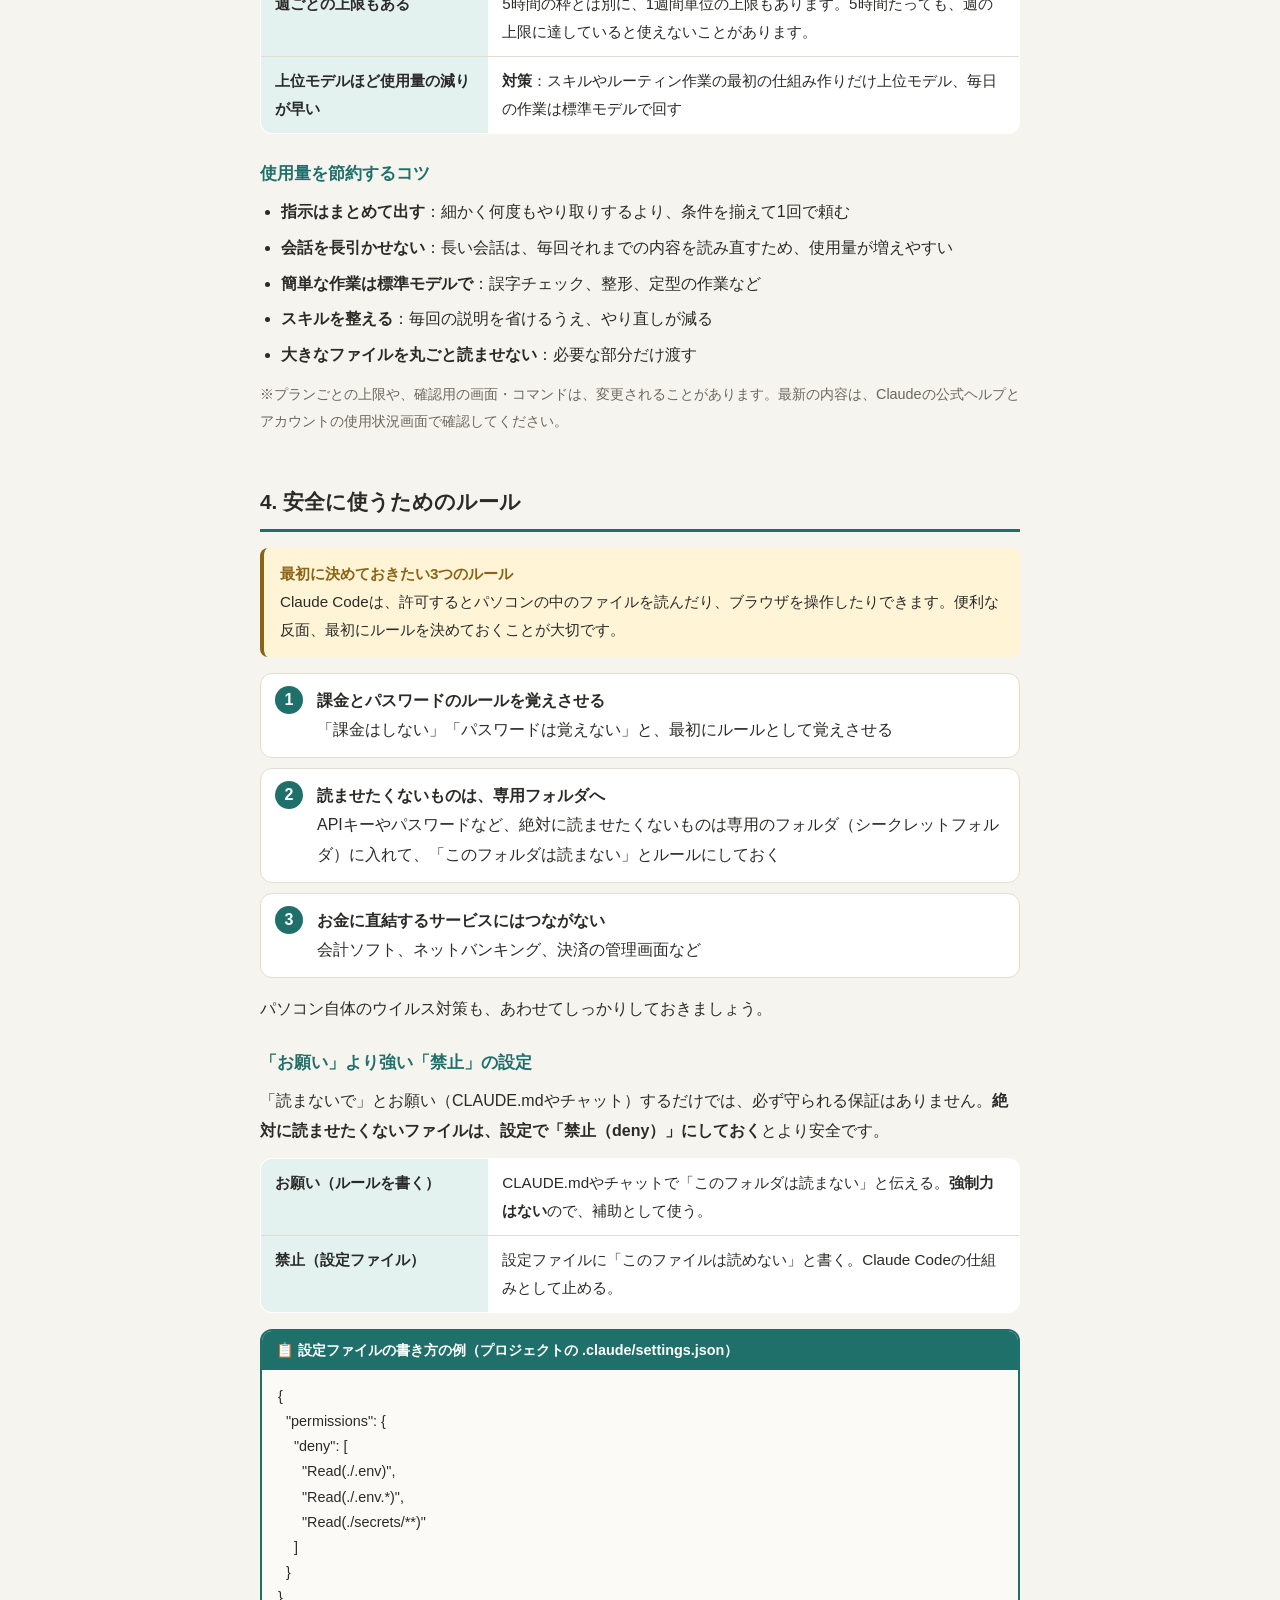
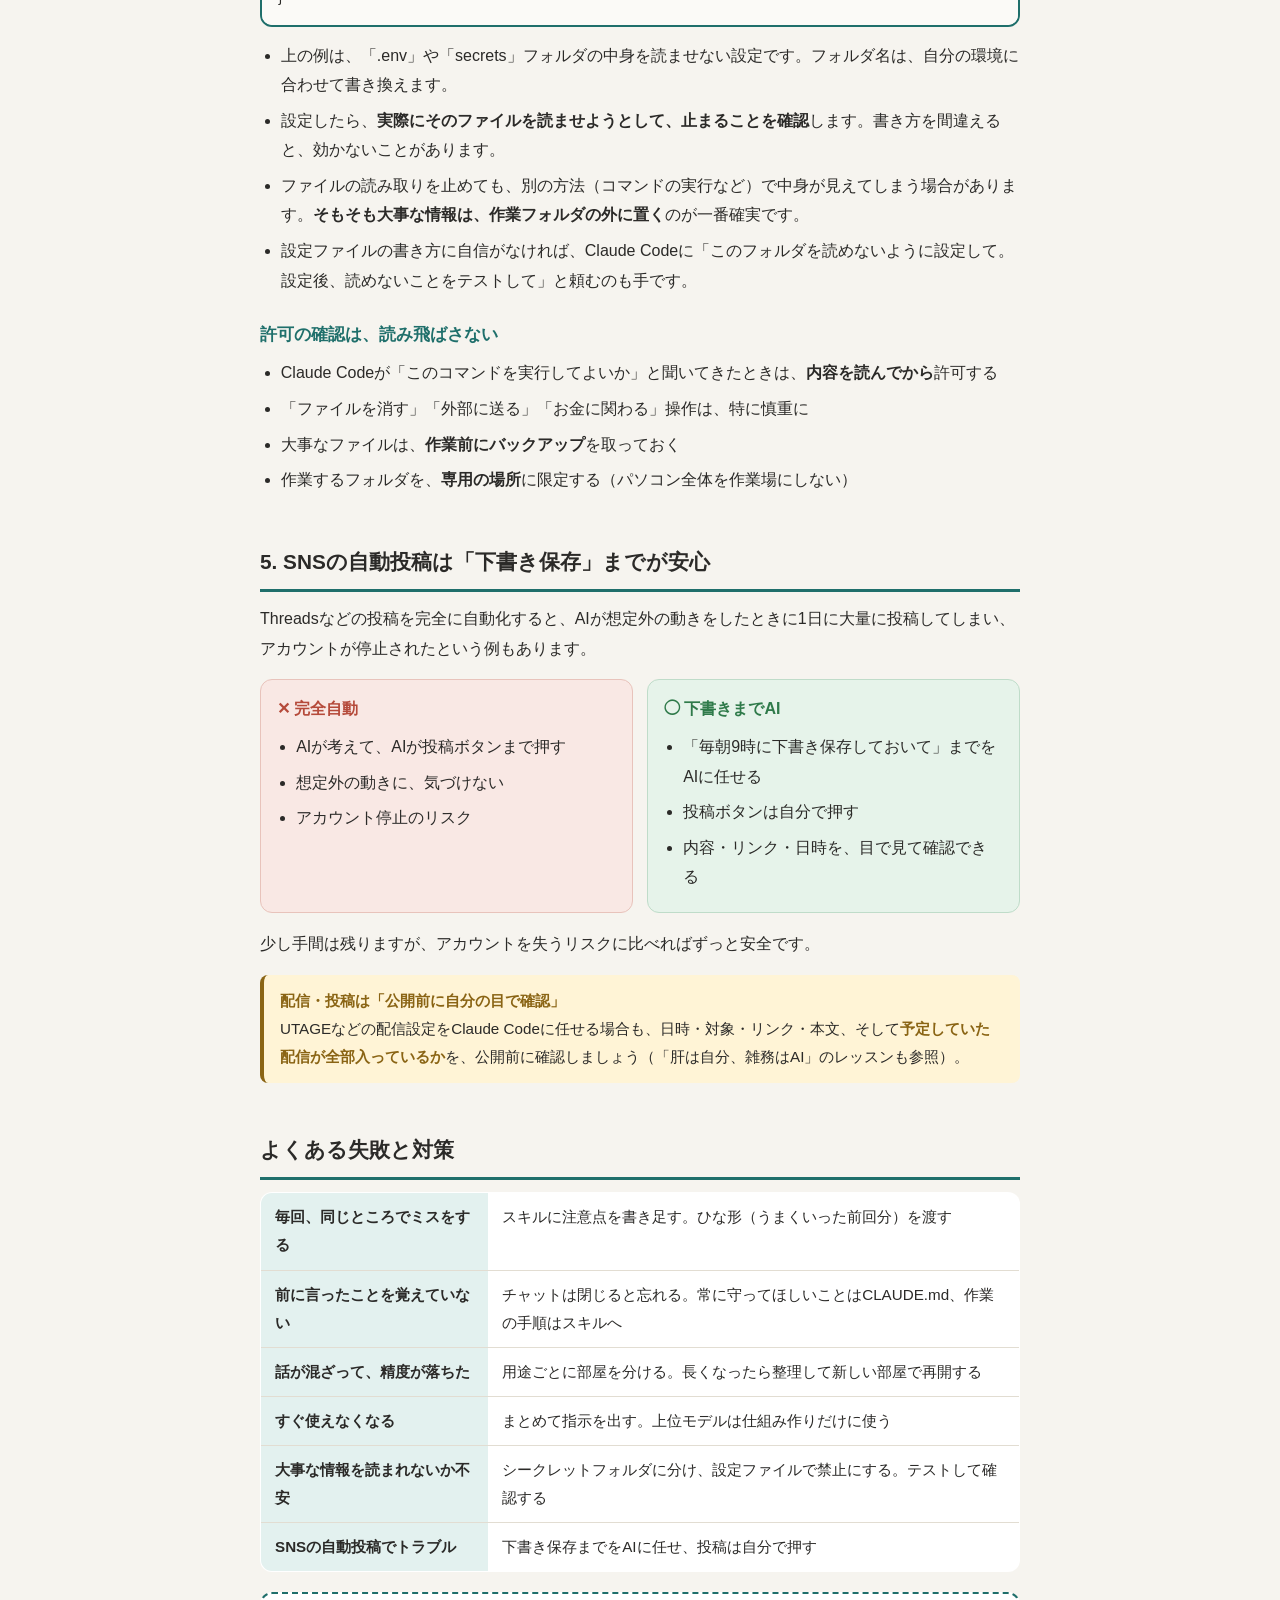
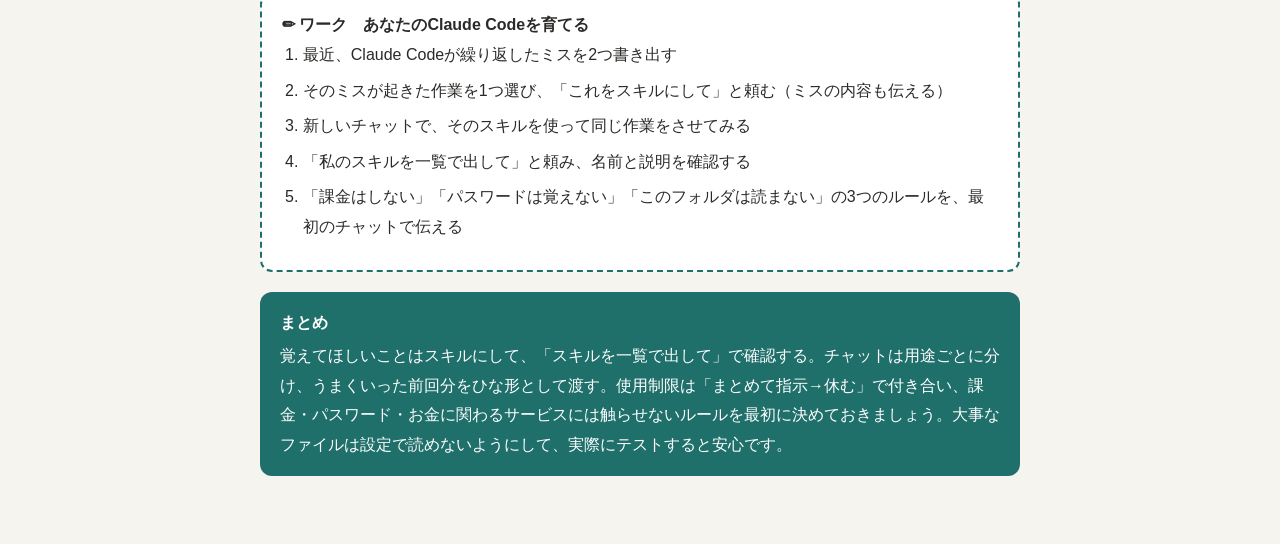
<file: claude-code-growth-lesson.html>
<!DOCTYPE html>
<html lang="ja">
<head>
<meta charset="utf-8">
<meta name="viewport" content="width=device-width, initial-scale=1">
<title>同じミスを繰り返さないClaude Codeの育て方</title>
<style>
  body { margin: 0; background: #f6f4ef; }
  .lesson { --ink:#2b2a28; --muted:#6b675f; --line:#e2ddd2; --card:#fff; --accent:#1f6f6b; --accent-soft:#e3f1ef; --ng:#b54a3a; --ng-soft:#f9e8e4; --ok:#2f7a4a; --ok-soft:#e6f3ea; --warn-soft:#fff4d6; --warn:#8a6414;
    max-width: 760px; margin: 0 auto; padding: 24px 16px 48px; color: var(--ink); font-family: "Hiragino Sans","Noto Sans JP","Yu Gothic",Meiryo,sans-serif; line-height: 1.85; font-size: 16px; }
  .lesson * { box-sizing: border-box; }
  .lesson h1 { font-size: 1.6rem; line-height: 1.4; margin: 0 0 8px; }
  .lesson h2 { font-size: 1.3rem; margin: 48px 0 12px; padding-bottom: 8px; border-bottom: 3px solid var(--accent); }
  .lesson h3 { font-size: 1.05rem; margin: 24px 0 8px; color: var(--accent); }
  .lesson p { margin: 0 0 12px; }
  .lesson ul, .lesson ol.plain { margin: 0 0 12px; padding-left: 1.3em; }
  .lesson li { margin-bottom: 6px; }
  .lesson .lead { color: var(--muted); }
  .lesson .tag { display: inline-block; font-size: .8rem; background: var(--accent-soft); color: var(--accent); padding: 2px 10px; border-radius: 99px; font-weight: 700; margin-bottom: 10px; }
  .lesson .compare { display: grid; grid-template-columns: 1fr 1fr; gap: 14px; margin: 16px 0; }
  .lesson .col { border-radius: 12px; padding: 14px 16px; }
  .lesson .col.ng { background: var(--ng-soft); border: 1px solid #e8c3bb; }
  .lesson .col.ok { background: var(--ok-soft); border: 1px solid #bfdcc9; }
  .lesson .col .ttl { font-weight: 700; margin-bottom: 8px; }
  .lesson .col.ng .ttl { color: var(--ng); }
  .lesson .col.ok .ttl { color: var(--ok); }
  .lesson .col ul { margin: 0; padding-left: 1.2em; }
  .lesson .banner { background: var(--accent); color: #fff; text-align: center; font-weight: 700; border-radius: 12px; padding: 12px 16px; margin: 14px 0; }
  .lesson .steps { list-style: none; padding: 0; counter-reset: s; }
  .lesson .steps li { counter-increment: s; background: var(--card); border: 1px solid var(--line); border-radius: 12px; padding: 12px 16px 12px 56px; position: relative; margin-bottom: 10px; }
  .lesson .steps li::before { content: counter(s); position: absolute; left: 14px; top: 12px; width: 28px; height: 28px; border-radius: 50%; background: var(--accent); color: #fff; text-align: center; line-height: 28px; font-weight: 700; }
  .lesson .steps b { display: block; }
  .lesson table { width: 100%; border-collapse: collapse; background: var(--card); border: 1px solid var(--line); border-radius: 12px; overflow: hidden; margin: 12px 0 16px; font-size: .95rem; }
  .lesson th, .lesson td { padding: 10px 14px; border-bottom: 1px solid var(--line); text-align: left; vertical-align: top; }
  .lesson th { background: var(--accent-soft); width: 30%; }
  .lesson tr:last-child th, .lesson tr:last-child td { border-bottom: 0; }
  .lesson .note { background: var(--warn-soft); border-left: 4px solid var(--warn); border-radius: 8px; padding: 12px 16px; margin: 16px 0; font-size: .95rem; }
  .lesson .note b { color: var(--warn); }
  .lesson .prompt-box { margin: 14px 0; border: 2px solid var(--accent); border-radius: 12px; overflow: hidden; background: #fff; }
  .lesson .prompt-box .hd { background: var(--accent); color: #fff; font-weight: 700; font-size: .9rem; padding: 6px 14px; }
  .lesson .prompt-box pre { margin: 0; padding: 14px 16px; white-space: pre-wrap; word-break: break-word; font-family: inherit; font-size: .9rem; line-height: 1.75; background: #fbfaf7; user-select: all; -webkit-user-select: all; }
  .lesson .summary { background: var(--accent); color: #fff; border-radius: 12px; padding: 16px 20px; margin: 20px 0; }
  .lesson .summary b { display: block; margin-bottom: 4px; }
  .lesson .work { background: var(--card); border: 2px dashed var(--accent); border-radius: 12px; padding: 16px 20px; margin: 20px 0; }
  .lesson .tips { font-size: .9rem; color: var(--muted); }
  @media (max-width: 600px) {
    .lesson .compare { grid-template-columns: 1fr; }
    .lesson th { width: 38%; }
  }
</style>
</head>
<body>
<div class="lesson">

  <span class="tag">質問会・グルコンでよく出る質問から生まれた講義</span>
  <h1>同じミスを繰り返さないClaude Codeの育て方</h1>
  <p class="lead">Claude Codeを使い始めた人から多いのが「毎回同じところでミスをする」「すぐ使えなくなる（使用制限）」「パソコンの中を全部見られるのが怖い」という相談です。このレッスンでは、Claude Codeを安心して長く使うためのコツをまとめます。</p>

  <!-- ===== 図解 ===== -->
  <h2>図解：同じミスを繰り返さない育て方</h2>
  <ol class="steps">
    <li><b>部屋を分ける</b>メルマガ用・LINE用など、用途ごとにチャットを分ける</li>
    <li><b>ひな形を渡す</b>うまくいった前回分を、見本として読ませる</li>
    <li><b>スキル化する</b>「これをスキルにして」で、手順を保存させる</li>
    <li><b>一覧で確認</b>「スキルを一覧で出して」で、何を覚えたか確かめる</li>
  </ol>
  <div class="banner">チャットは閉じると忘れる。覚えてほしいことは必ずスキルにする</div>

  <!-- ===== 前提 ===== -->
  <h2>0. 知っておく前提：Claude Codeの「記憶」は3種類</h2>
  <p>Claude Codeは、チャットを新しくすると、前のやり取りを覚えていません。「前に言ったのに」が起きるのはこのためです。覚えさせたいことは、置き場所を選んで保存します。</p>
  <table>
    <tr><th>チャット（会話）</th><td><b>閉じると忘れる</b>。その場の指示・修正はここ。長くなると、序盤の指示を忘れやすくなります。</td></tr>
    <tr><th>CLAUDE.md</th><td><b>毎回読み込まれる、常設のメモ</b>。「いつも守ってほしい短いルール」（呼び方、署名、禁止事項など）を書きます。長くしすぎると、かえって負担になります。</td></tr>
    <tr><th>スキル</th><td><b>手順書</b>。「メルマガの書き方」「LINE配信の型」など、<b>作業ごとの手順</b>を保存します。必要なときだけ読まれます。</td></tr>
  </table>
  <div class="note">
    <b>使い分けの目安</b><br>
    「どの作業でも常に守ってほしい」→ CLAUDE.md／「この作業のときだけ使う手順」→ スキル／「今回だけの指示」→ チャット
  </div>

  <!-- ===== Part 1 ===== -->
  <h2>1. 毎回同じミスをするときは「スキル化」</h2>
  <p>たとえば、メルマガやLINEの下書きを作ってもらうたびに、次のようなミスが繰り返されることがあります。</p>
  <ul>
    <li>画像が中央ではなく左寄せになる</li>
    <li>入れてと言った文章が入っていない</li>
  </ul>
  <p>そこで、絶対に覚えておいてほしいことは<b>「スキル化して」</b>と指示して、手順として保存させます。</p>
  <ul>
    <li>メルマガのライティングのルール</li>
    <li>LINE配信の型</li>
    <li>画像の配置や、必ず入れる署名</li>
  </ul>
  <p>用途ごとに1つずつスキルにまとめておくと、次からはそのスキルを読んで作業してくれます。</p>

  <h3>スキルの仕組み（ちょっとだけ）</h3>
  <ul>
    <li>スキルは、フォルダの中の<b>SKILL.md</b>という1つのファイルです。上に「名前（name）」と「いつ使うか（description）」、その下に「手順」を書きます。</li>
    <li>置き場所は2種類あります。<b>自分用</b>（全部のプロジェクトで使える）と、<b>プロジェクト用</b>（そのフォルダの中だけで使える）です。</li>
    <li>Claude Codeは、最初に各スキルの<b>名前と説明だけ</b>を読み、作業に合うと判断したときに中身を読みます。そのため、<b>「何をするスキルか」と「いつ使うか」を、説明にはっきり書く</b>ことが大切です。</li>
  </ul>

  <h3>スキル化の手順</h3>
  <ol class="steps">
    <li><b>うまくいった作業を1つ選ぶ</b>メルマガ1通、LINE配信1本など</li>
    <li><b>「これをスキルにして」と頼む</b>ミスの修正内容（左寄せNG、署名必須など）も伝える</li>
    <li><b>名前と使う場面を確認する</b>「いつ使うスキルか」が1行で言えるか</li>
    <li><b>次の作業で使ってみる</b>新しいチャットで、スキルを使って作らせる</li>
    <li><b>ミスが出たら、スキルに追記する</b>「今のミスを、スキルに書き足して」</li>
  </ol>

  <div class="prompt-box"><div class="hd">📋 コピー用：今の作業をスキルにする</div>
<pre>今やった作業を、あとで毎回同じ品質で再現できるように「スキル」として保存してください。

スキルの名前：【例：メルマガ作成】
いつ使うか：【例：メルマガの下書きを作ってと頼まれたとき】

必ず入れてほしい内容：
・手順（どの順番で何をするか）
・今回のやり取りで私が直した点（同じミスを繰り返さないための注意）
　例：画像は中央寄せにする／冒頭にお名前の差し込みを入れる／最後に署名を必ず入れる
・出力の形（見出し、文字数の目安、口調）
・やってはいけないこと

保存したら、スキルの名前と、保存した場所を教えてください。</pre></div>

  <div class="prompt-box"><div class="hd">📋 コピー用：ミスをスキルに書き足す</div>
<pre>いまのミスを、二度と繰り返さないように、【スキル名】に注意点として書き足してください。

今回のミス：【例：画像が左寄せになっていた。中央寄せにするのが正しい】

書き足したあと、スキルの該当部分を見せてください。</pre></div>

  <h3>何をスキルにしたかは、一覧で確認</h3>
  <p>何をスキルにしたかは、自分でも忘れがちです。<b>「私のスキルを一覧で出して」</b>と聞くと、保存されているスキルがまとめて表示されます。名前と説明を見て、重複や古いものがないか、ときどき整理しましょう。</p>

  <h3>スキルにするとよい作業の目安</h3>
  <table>
    <tr><th>同じ指示を何度も出している</th><td>貼り付けるたびに同じ説明をしているなら、スキルにする</td></tr>
    <tr><th>同じミスが2回出た</th><td>3回目を起こさないために、スキルに注意点を足す</td></tr>
    <tr><th>手順が決まっている作業</th><td>メルマガ、LINE配信、台本作成、集計、レポート作成など</td></tr>
    <tr><th>他の人に引き継げそうな作業</th><td>スキルの形にしておくと、手順書にもなる</td></tr>
  </table>
  <p class="tips">※スキルの作り方や置き場所は、Claude Codeの更新で変わることがあります。うまくいかないときは、公式ドキュメント（code.claude.com の Skills のページ）で確認してください。</p>

  <!-- ===== Part 2 ===== -->
  <h2>2. チャットは用途ごとに「部屋」を分ける</h2>
  <p>1つのチャットで何でもやると、話が混ざって精度が落ちます。メルマガ用、LINE用、分析用のように、用途ごとにチャット（部屋）を分けて使いましょう。</p>
  <p>うまくいった前回の作業がある場合は、それを<b>ひな形</b>として渡すと、同じ形で作ってくれます。Claude Code自身も「前回のものをひな形として渡してもらえると精度が上がる」と答えてくれます。</p>

  <h3>部屋の分け方の例</h3>
  <table>
    <tr><th>メルマガの部屋</th><td>下書き作成、件名案、チェック</td></tr>
    <tr><th>LINEの部屋</th><td>配信文、シナリオの作成</td></tr>
    <tr><th>分析の部屋</th><td>数値の集計、比較</td></tr>
    <tr><th>相談の部屋</th><td>企画の壁打ち、アイデア出し</td></tr>
  </table>

  <h3>会話が長くなったとき</h3>
  <table>
    <tr><th>/clear</th><td>会話をリセットして、<b>別の作業</b>を始めるとき。前の会話は引き継がれません。</td></tr>
    <tr><th>/compact</th><td><b>同じ作業を続けたい</b>けれど、会話が長くなったとき。それまでの会話を要約して、続きを進めます。</td></tr>
  </table>
  <ul>
    <li>会話が長くなると、序盤に伝えた指示を忘れやすくなります。長引いたら、残したい内容を整理してから新しい部屋で再開するのがおすすめです。</li>
    <li>途中までの結果は、<b>ファイルに保存</b>しておくと、新しい部屋でも「このファイルを読んで続きを」と頼めます。</li>
  </ul>
  <p class="tips">※コマンドの名前や挙動は、Claude Codeの更新で変わることがあります。</p>

  <!-- ===== Part 3 ===== -->
  <h2>3. 使用制限とモデルの使い分け</h2>
  <table>
    <tr><th>使用量には上限がある</th><td>一気に使い切ると、一定時間（目安5時間）使えなくなります。<br><b>対策</b>：使用状況の画面で残量を確認しながら、<b>まとめて指示を出す → 休む</b>のリズムで使う</td></tr>
    <tr><th>週ごとの上限もある</th><td>5時間の枠とは別に、1週間単位の上限もあります。5時間たっても、週の上限に達していると使えないことがあります。</td></tr>
    <tr><th>上位モデルほど使用量の減りが早い</th><td><b>対策</b>：スキルやルーティン作業の最初の仕組み作りだけ上位モデル、毎日の作業は標準モデルで回す</td></tr>
  </table>

  <h3>使用量を節約するコツ</h3>
  <ul>
    <li><b>指示はまとめて出す</b>：細かく何度もやり取りするより、条件を揃えて1回で頼む</li>
    <li><b>会話を長引かせない</b>：長い会話は、毎回それまでの内容を読み直すため、使用量が増えやすい</li>
    <li><b>簡単な作業は標準モデルで</b>：誤字チェック、整形、定型の作業など</li>
    <li><b>スキルを整える</b>：毎回の説明を省けるうえ、やり直しが減る</li>
    <li><b>大きなファイルを丸ごと読ませない</b>：必要な部分だけ渡す</li>
  </ul>
  <p class="tips">※プランごとの上限や、確認用の画面・コマンドは、変更されることがあります。最新の内容は、Claudeの公式ヘルプとアカウントの使用状況画面で確認してください。</p>

  <!-- ===== Part 4 ===== -->
  <h2>4. 安全に使うためのルール</h2>
  <div class="note">
    <b>最初に決めておきたい3つのルール</b><br>
    Claude Codeは、許可するとパソコンの中のファイルを読んだり、ブラウザを操作したりできます。便利な反面、最初にルールを決めておくことが大切です。
  </div>
  <ol class="steps">
    <li><b>課金とパスワードのルールを覚えさせる</b>「課金はしない」「パスワードは覚えない」と、最初にルールとして覚えさせる</li>
    <li><b>読ませたくないものは、専用フォルダへ</b>APIキーやパスワードなど、絶対に読ませたくないものは専用のフォルダ（シークレットフォルダ）に入れて、「このフォルダは読まない」とルールにしておく</li>
    <li><b>お金に直結するサービスにはつながない</b>会計ソフト、ネットバンキング、決済の管理画面など</li>
  </ol>
  <p>パソコン自体のウイルス対策も、あわせてしっかりしておきましょう。</p>

  <h3>「お願い」より強い「禁止」の設定</h3>
  <p>「読まないで」とお願い（CLAUDE.mdやチャット）するだけでは、必ず守られる保証はありません。<b>絶対に読ませたくないファイルは、設定で「禁止（deny）」にしておく</b>とより安全です。</p>
  <table>
    <tr><th>お願い（ルールを書く）</th><td>CLAUDE.mdやチャットで「このフォルダは読まない」と伝える。<b>強制力はない</b>ので、補助として使う。</td></tr>
    <tr><th>禁止（設定ファイル）</th><td>設定ファイルに「このファイルは読めない」と書く。Claude Codeの仕組みとして止める。</td></tr>
  </table>
  <div class="prompt-box"><div class="hd">📋 設定ファイルの書き方の例（プロジェクトの .claude/settings.json）</div>
<pre>{
  "permissions": {
    "deny": [
      "Read(./.env)",
      "Read(./.env.*)",
      "Read(./secrets/**)"
    ]
  }
}</pre></div>
  <ul>
    <li>上の例は、「.env」や「secrets」フォルダの中身を読ませない設定です。フォルダ名は、自分の環境に合わせて書き換えます。</li>
    <li>設定したら、<b>実際にそのファイルを読ませようとして、止まることを確認</b>します。書き方を間違えると、効かないことがあります。</li>
    <li>ファイルの読み取りを止めても、別の方法（コマンドの実行など）で中身が見えてしまう場合があります。<b>そもそも大事な情報は、作業フォルダの外に置く</b>のが一番確実です。</li>
    <li>設定ファイルの書き方に自信がなければ、Claude Codeに「このフォルダを読めないように設定して。設定後、読めないことをテストして」と頼むのも手です。</li>
  </ul>

  <h3>許可の確認は、読み飛ばさない</h3>
  <ul>
    <li>Claude Codeが「このコマンドを実行してよいか」と聞いてきたときは、<b>内容を読んでから</b>許可する</li>
    <li>「ファイルを消す」「外部に送る」「お金に関わる」操作は、特に慎重に</li>
    <li>大事なファイルは、<b>作業前にバックアップ</b>を取っておく</li>
    <li>作業するフォルダを、<b>専用の場所</b>に限定する（パソコン全体を作業場にしない）</li>
  </ul>

  <!-- ===== Part 5 ===== -->
  <h2>5. SNSの自動投稿は「下書き保存」までが安心</h2>
  <p>Threadsなどの投稿を完全に自動化すると、AIが想定外の動きをしたときに1日に大量に投稿してしまい、アカウントが停止されたという例もあります。</p>
  <div class="compare">
    <div class="col ng">
      <div class="ttl">✕ 完全自動</div>
      <ul>
        <li>AIが考えて、AIが投稿ボタンまで押す</li>
        <li>想定外の動きに、気づけない</li>
        <li>アカウント停止のリスク</li>
      </ul>
    </div>
    <div class="col ok">
      <div class="ttl">◯ 下書きまでAI</div>
      <ul>
        <li>「毎朝9時に下書き保存しておいて」までをAIに任せる</li>
        <li>投稿ボタンは自分で押す</li>
        <li>内容・リンク・日時を、目で見て確認できる</li>
      </ul>
    </div>
  </div>
  <p>少し手間は残りますが、アカウントを失うリスクに比べればずっと安全です。</p>
  <div class="note">
    <b>配信・投稿は「公開前に自分の目で確認」</b><br>
    UTAGEなどの配信設定をClaude Codeに任せる場合も、日時・対象・リンク・本文、そして<b>予定していた配信が全部入っているか</b>を、公開前に確認しましょう（「肝は自分、雑務はAI」のレッスンも参照）。
  </div>

  <!-- ===== よくある失敗 ===== -->
  <h2>よくある失敗と対策</h2>
  <table>
    <tr><th>毎回、同じところでミスをする</th><td>スキルに注意点を書き足す。ひな形（うまくいった前回分）を渡す</td></tr>
    <tr><th>前に言ったことを覚えていない</th><td>チャットは閉じると忘れる。常に守ってほしいことはCLAUDE.md、作業の手順はスキルへ</td></tr>
    <tr><th>話が混ざって、精度が落ちた</th><td>用途ごとに部屋を分ける。長くなったら整理して新しい部屋で再開する</td></tr>
    <tr><th>すぐ使えなくなる</th><td>まとめて指示を出す。上位モデルは仕組み作りだけに使う</td></tr>
    <tr><th>大事な情報を読まれないか不安</th><td>シークレットフォルダに分け、設定ファイルで禁止にする。テストして確認する</td></tr>
    <tr><th>SNSの自動投稿でトラブル</th><td>下書き保存までをAIに任せ、投稿は自分で押す</td></tr>
  </table>

  <div class="work">
    <b>✏ ワーク　あなたのClaude Codeを育てる</b>
    <ol class="plain">
      <li>最近、Claude Codeが繰り返したミスを2つ書き出す</li>
      <li>そのミスが起きた作業を1つ選び、「これをスキルにして」と頼む（ミスの内容も伝える）</li>
      <li>新しいチャットで、そのスキルを使って同じ作業をさせてみる</li>
      <li>「私のスキルを一覧で出して」と頼み、名前と説明を確認する</li>
      <li>「課金はしない」「パスワードは覚えない」「このフォルダは読まない」の3つのルールを、最初のチャットで伝える</li>
    </ol>
  </div>

  <div class="summary"><b>まとめ</b>
    覚えてほしいことはスキルにして、「スキルを一覧で出して」で確認する。チャットは用途ごとに分け、うまくいった前回分をひな形として渡す。使用制限は「まとめて指示→休む」で付き合い、課金・パスワード・お金に関わるサービスには触らせないルールを最初に決めておきましょう。大事なファイルは設定で読めないようにして、実際にテストすると安心です。</div>

</div>
</body>
</html>
</file>
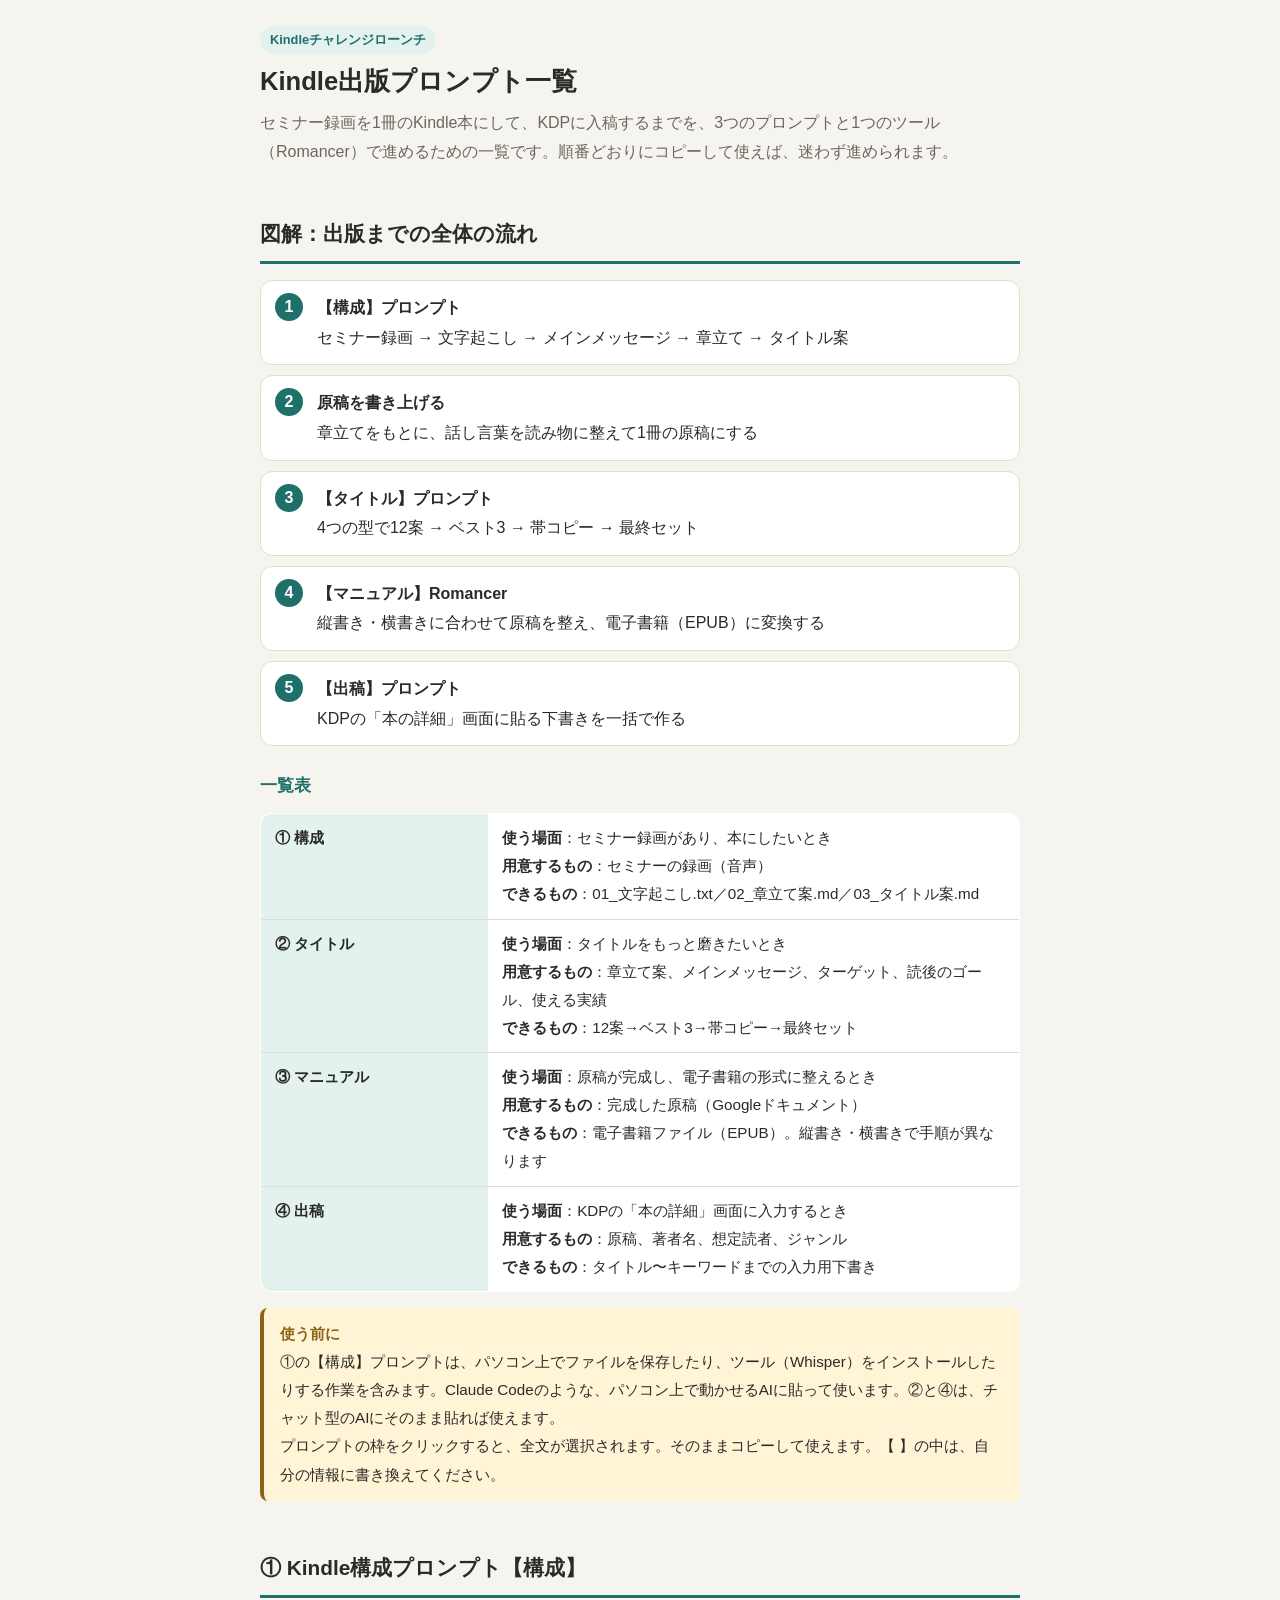
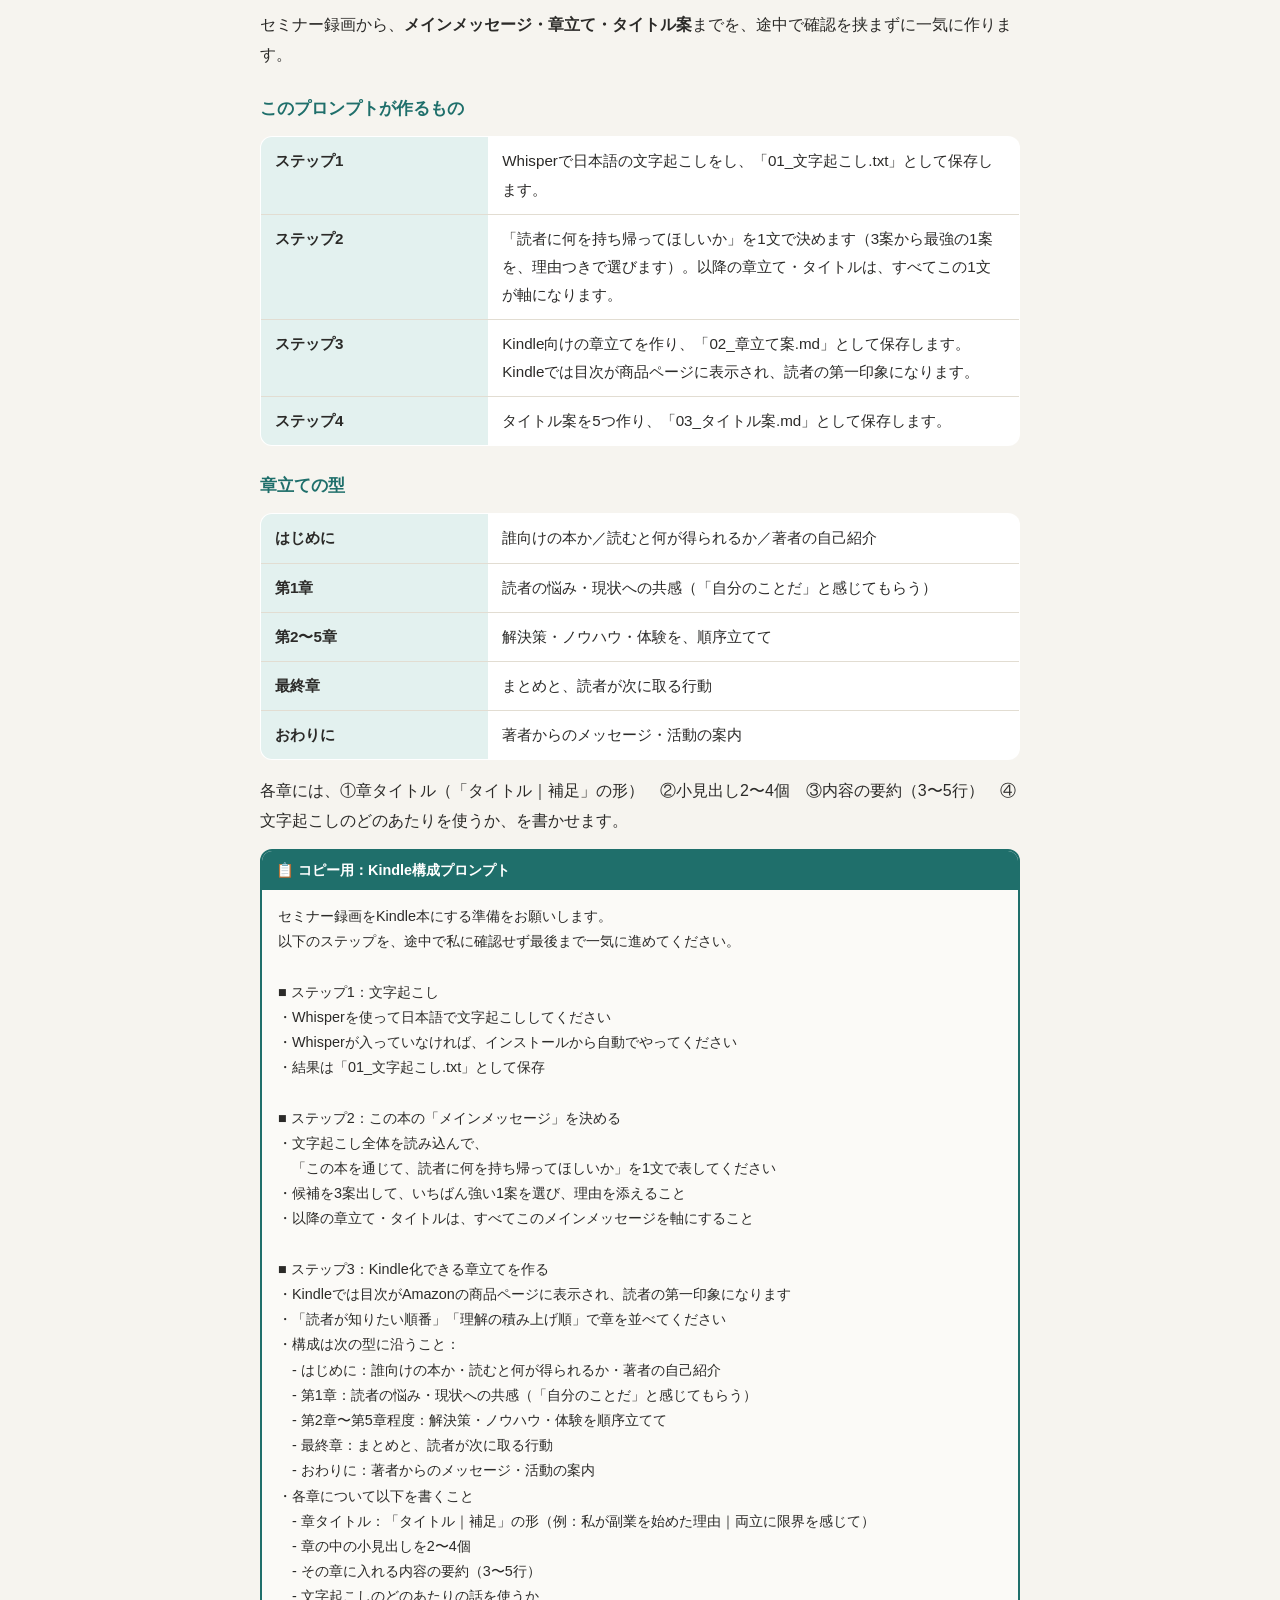
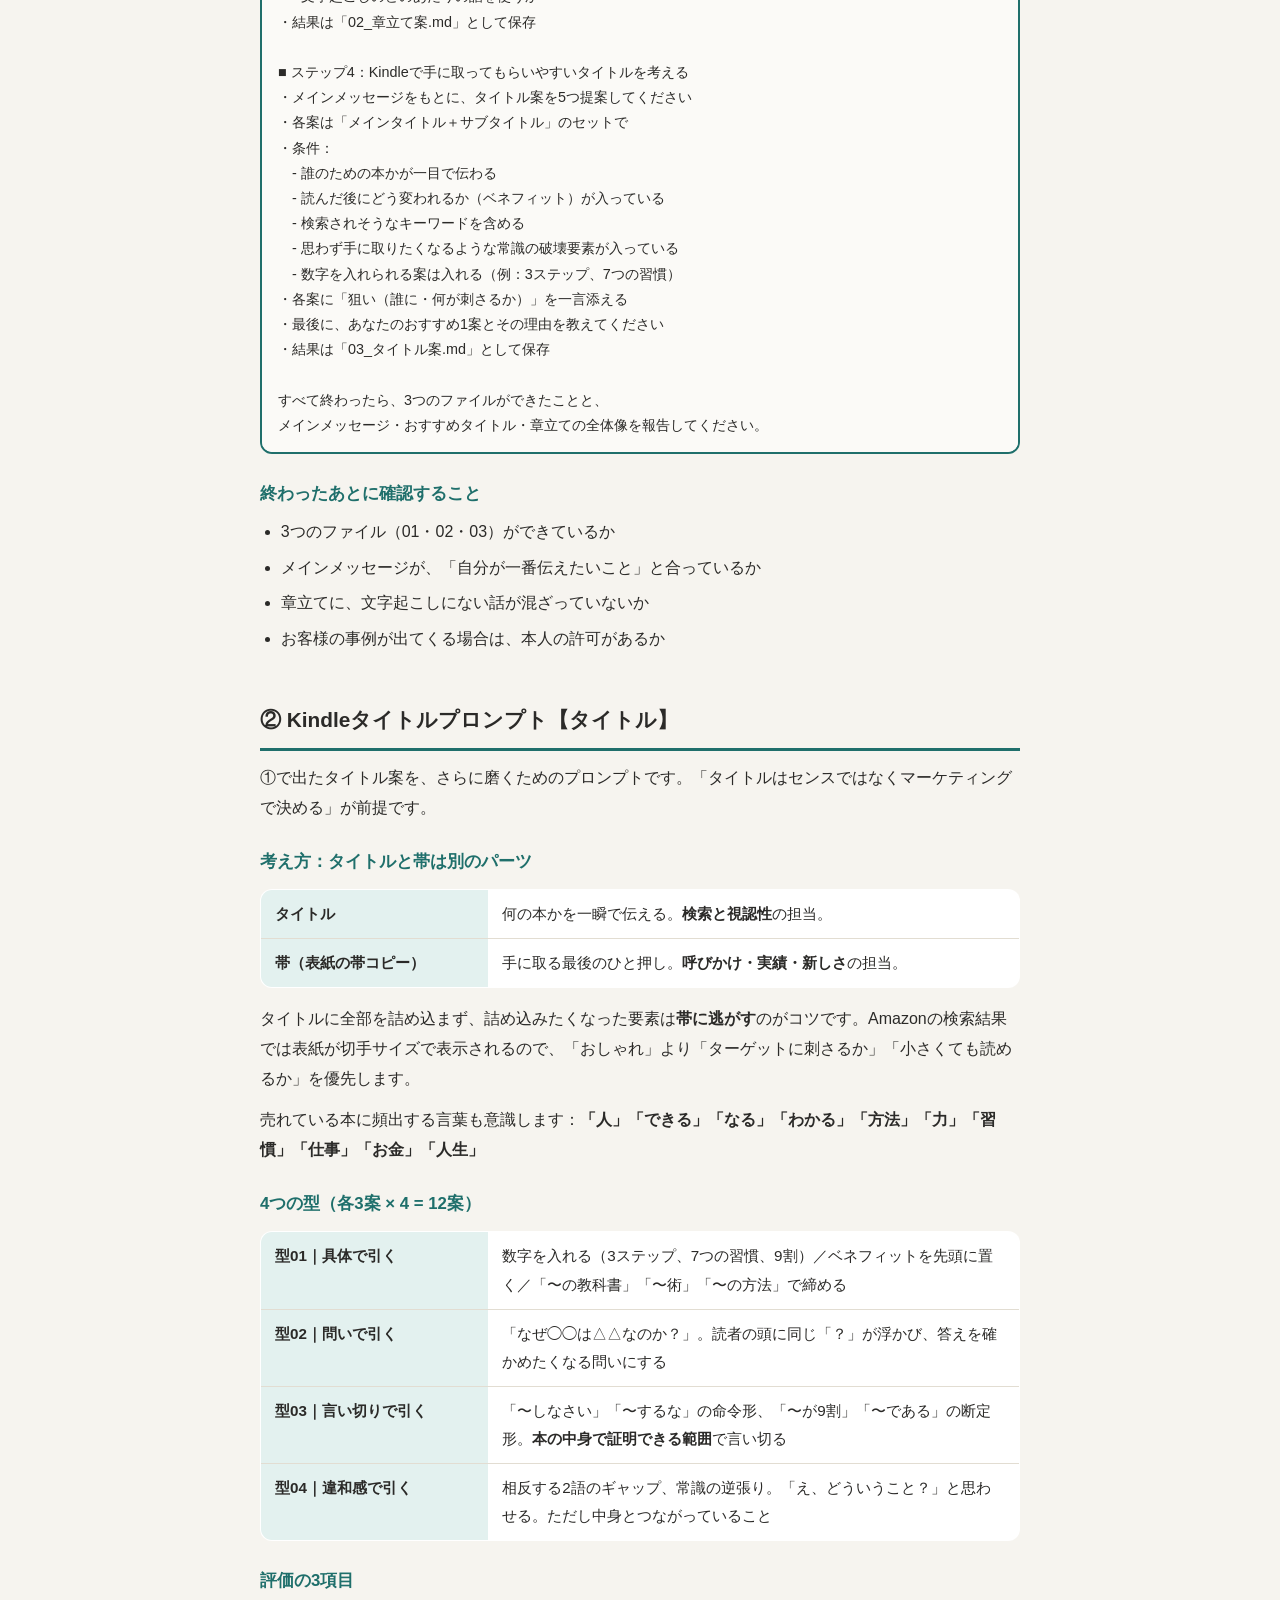
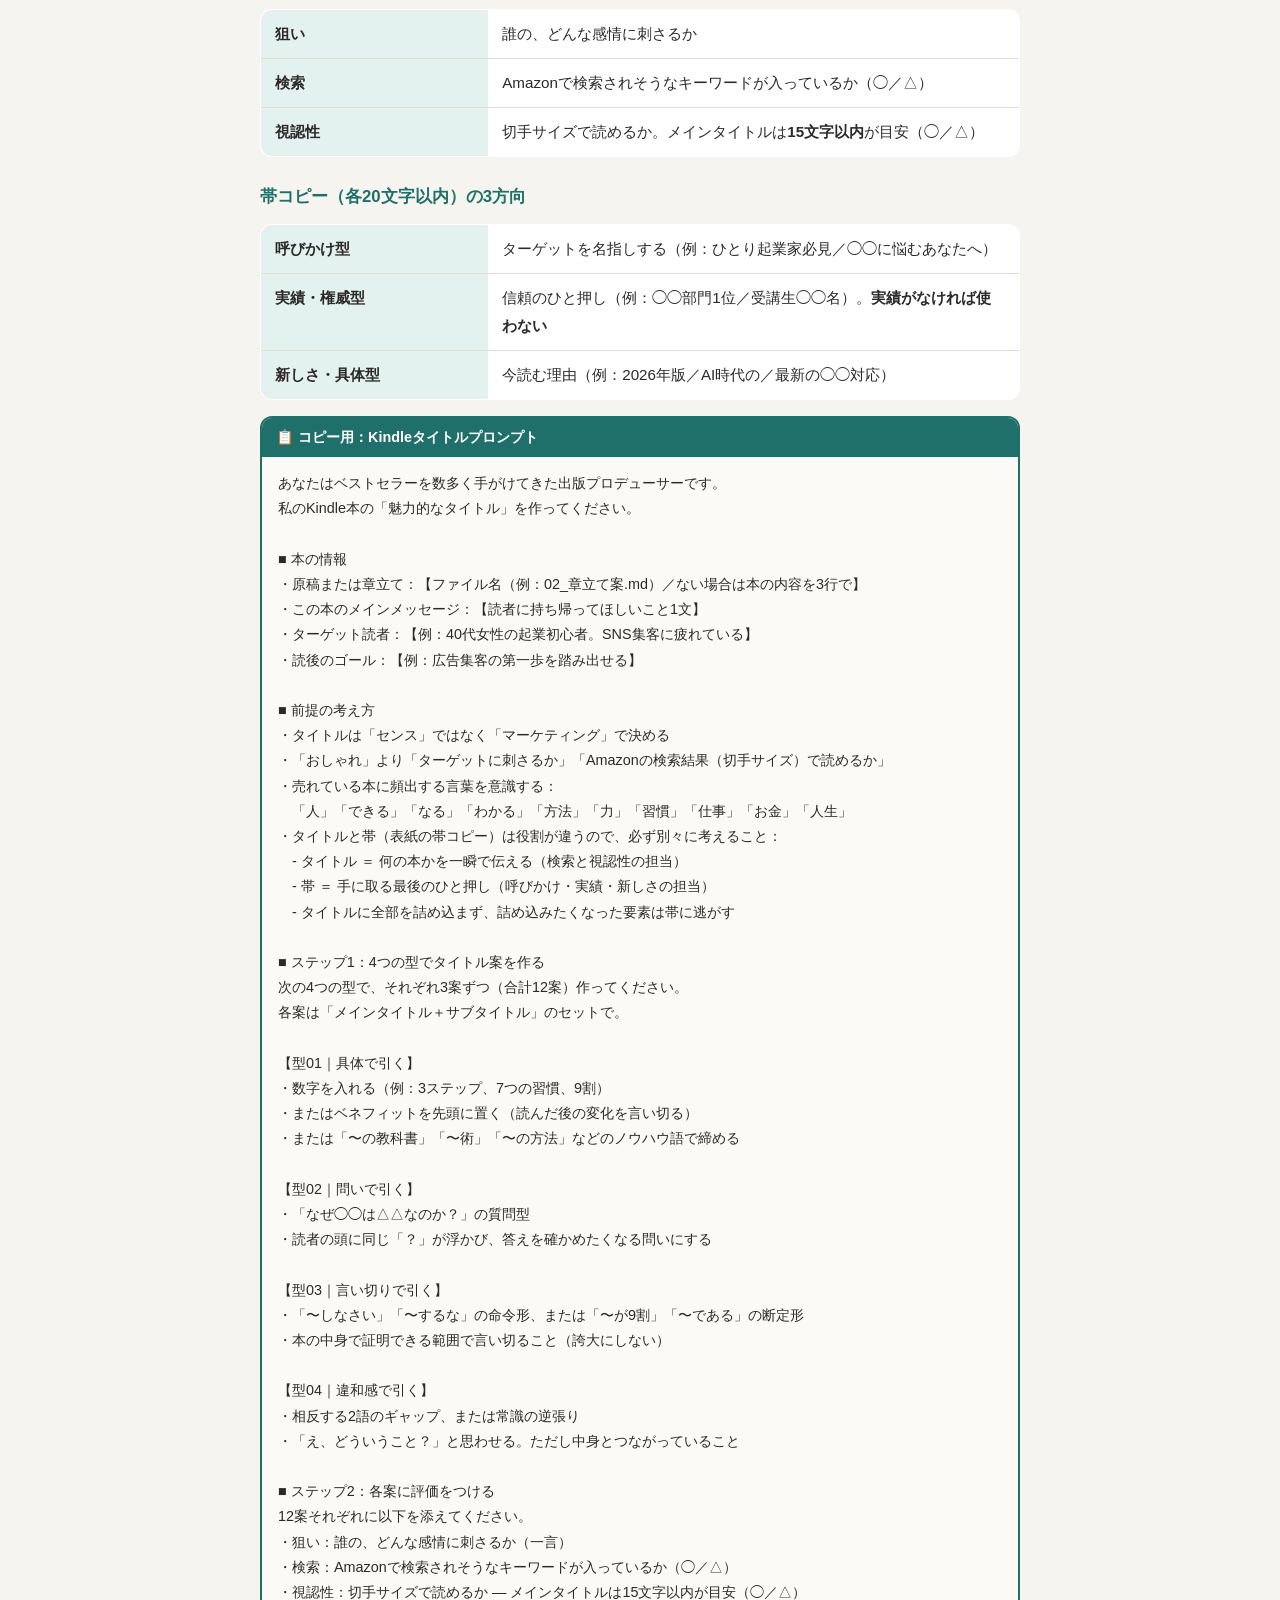
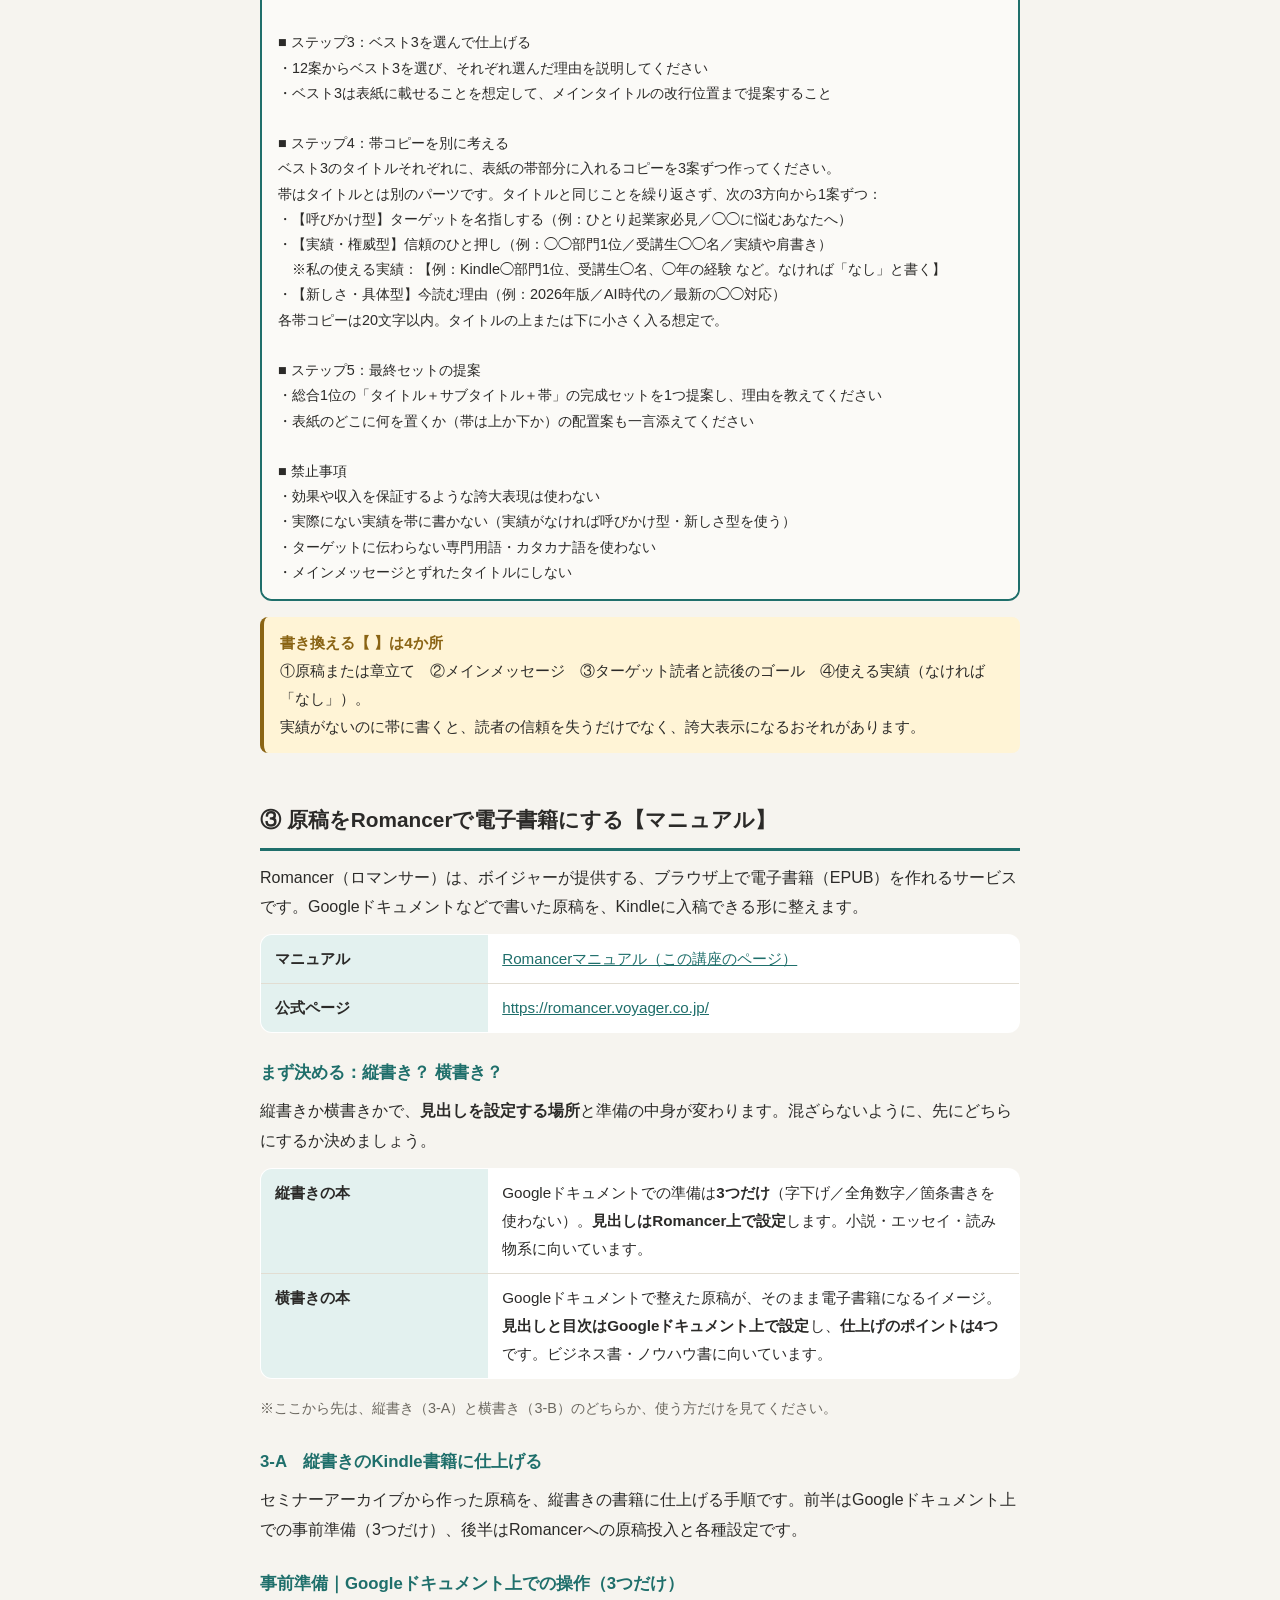
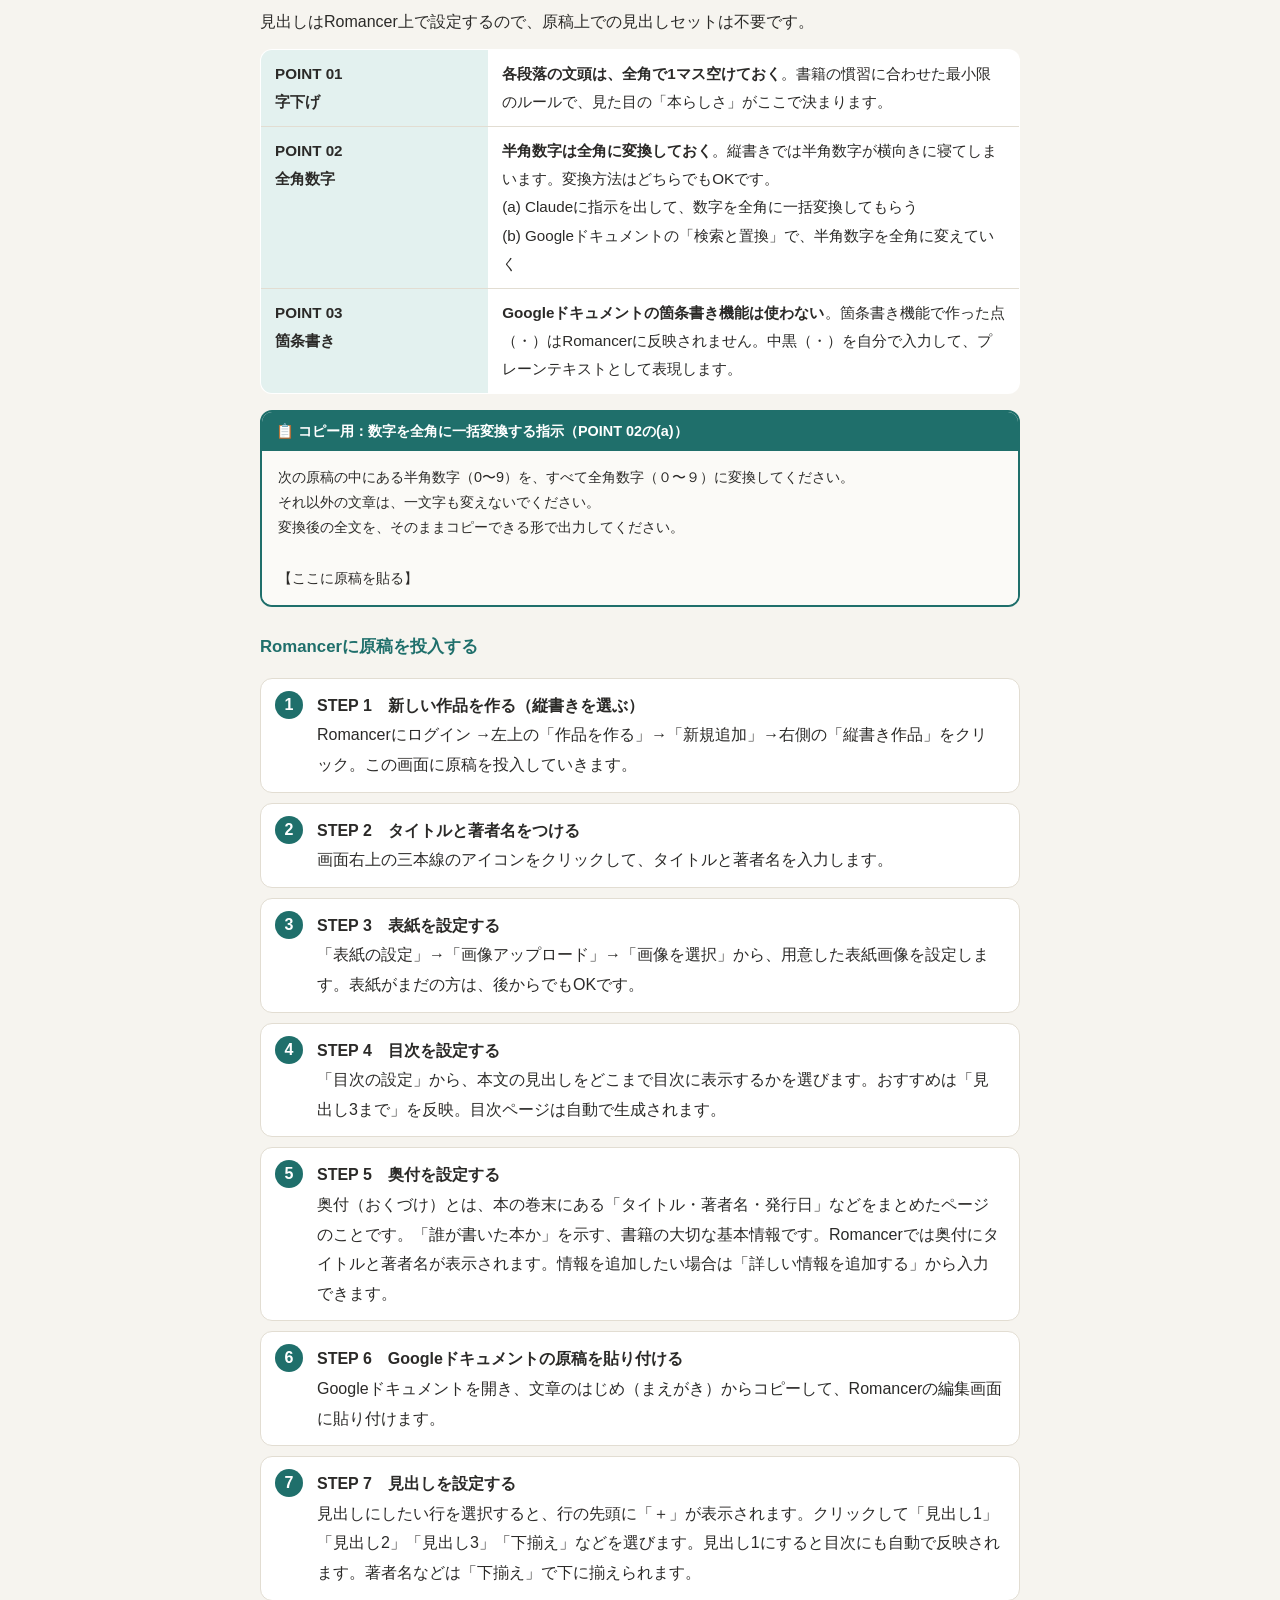
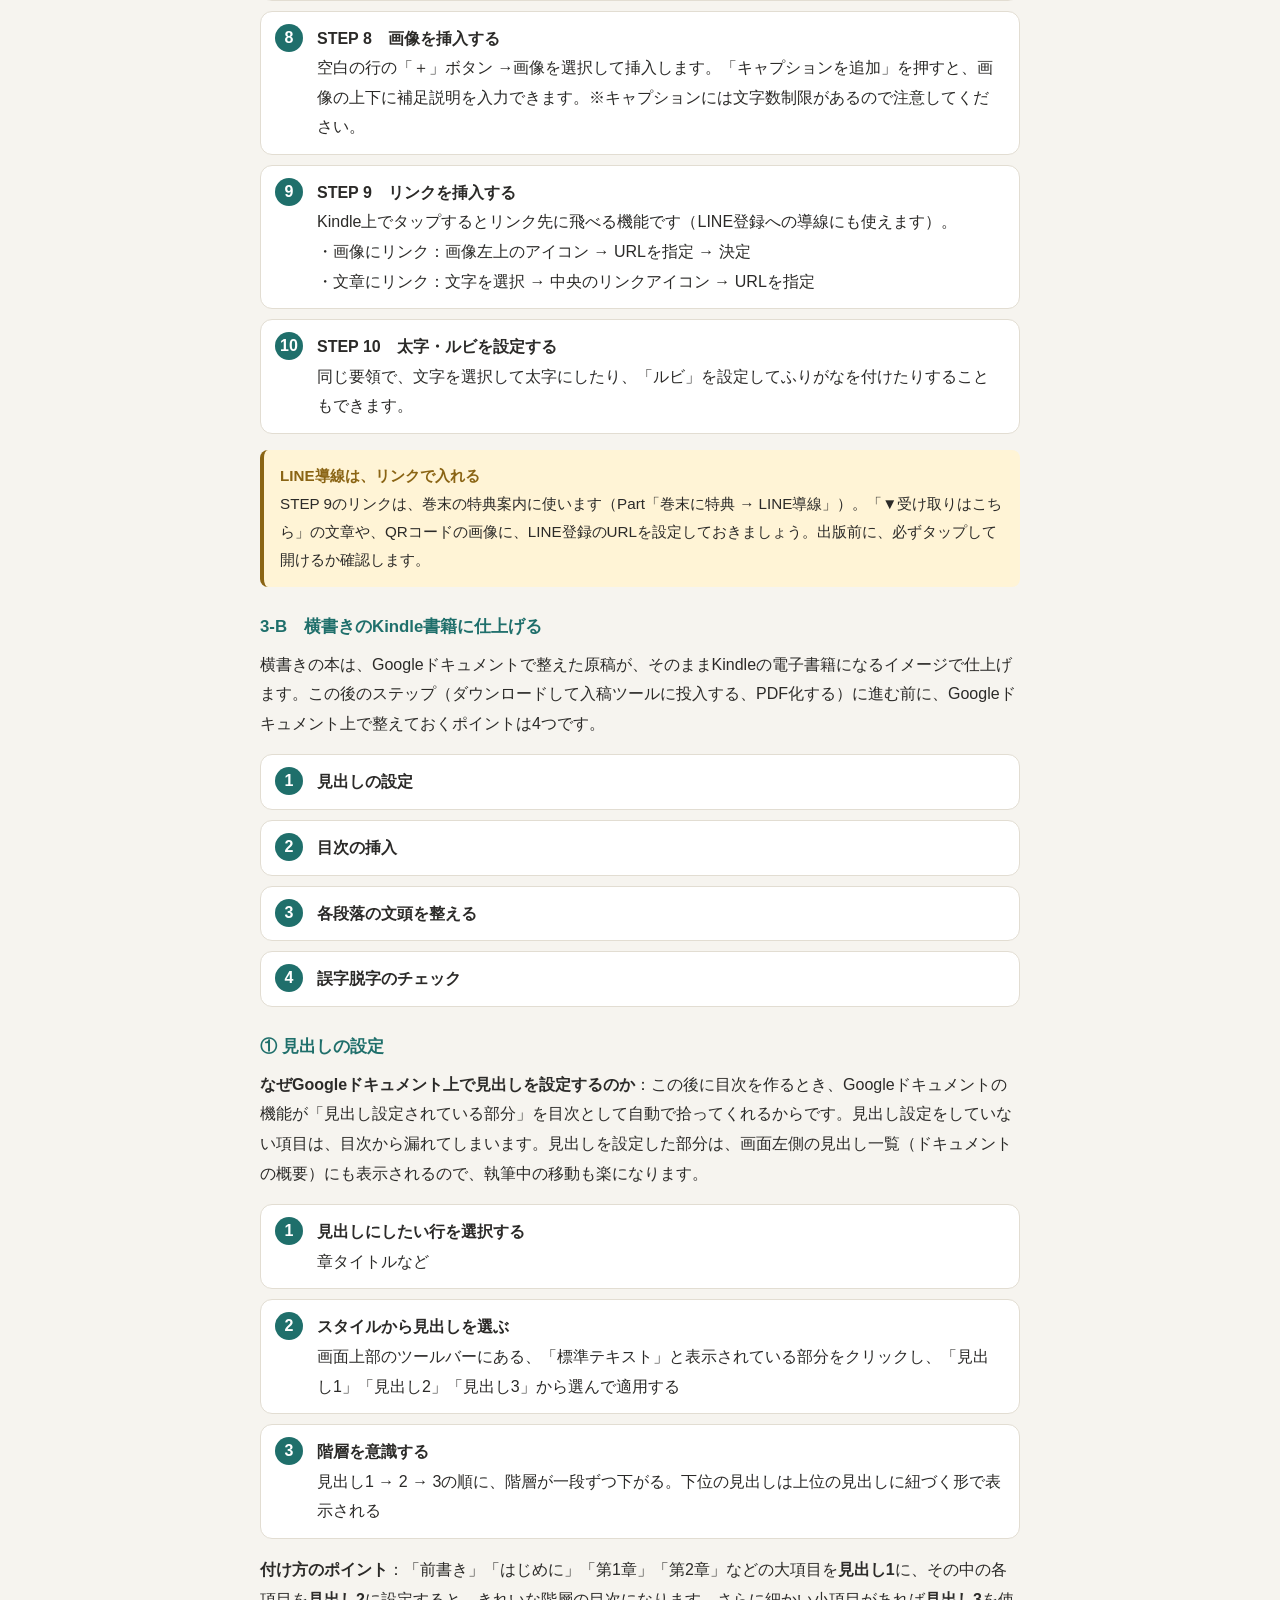
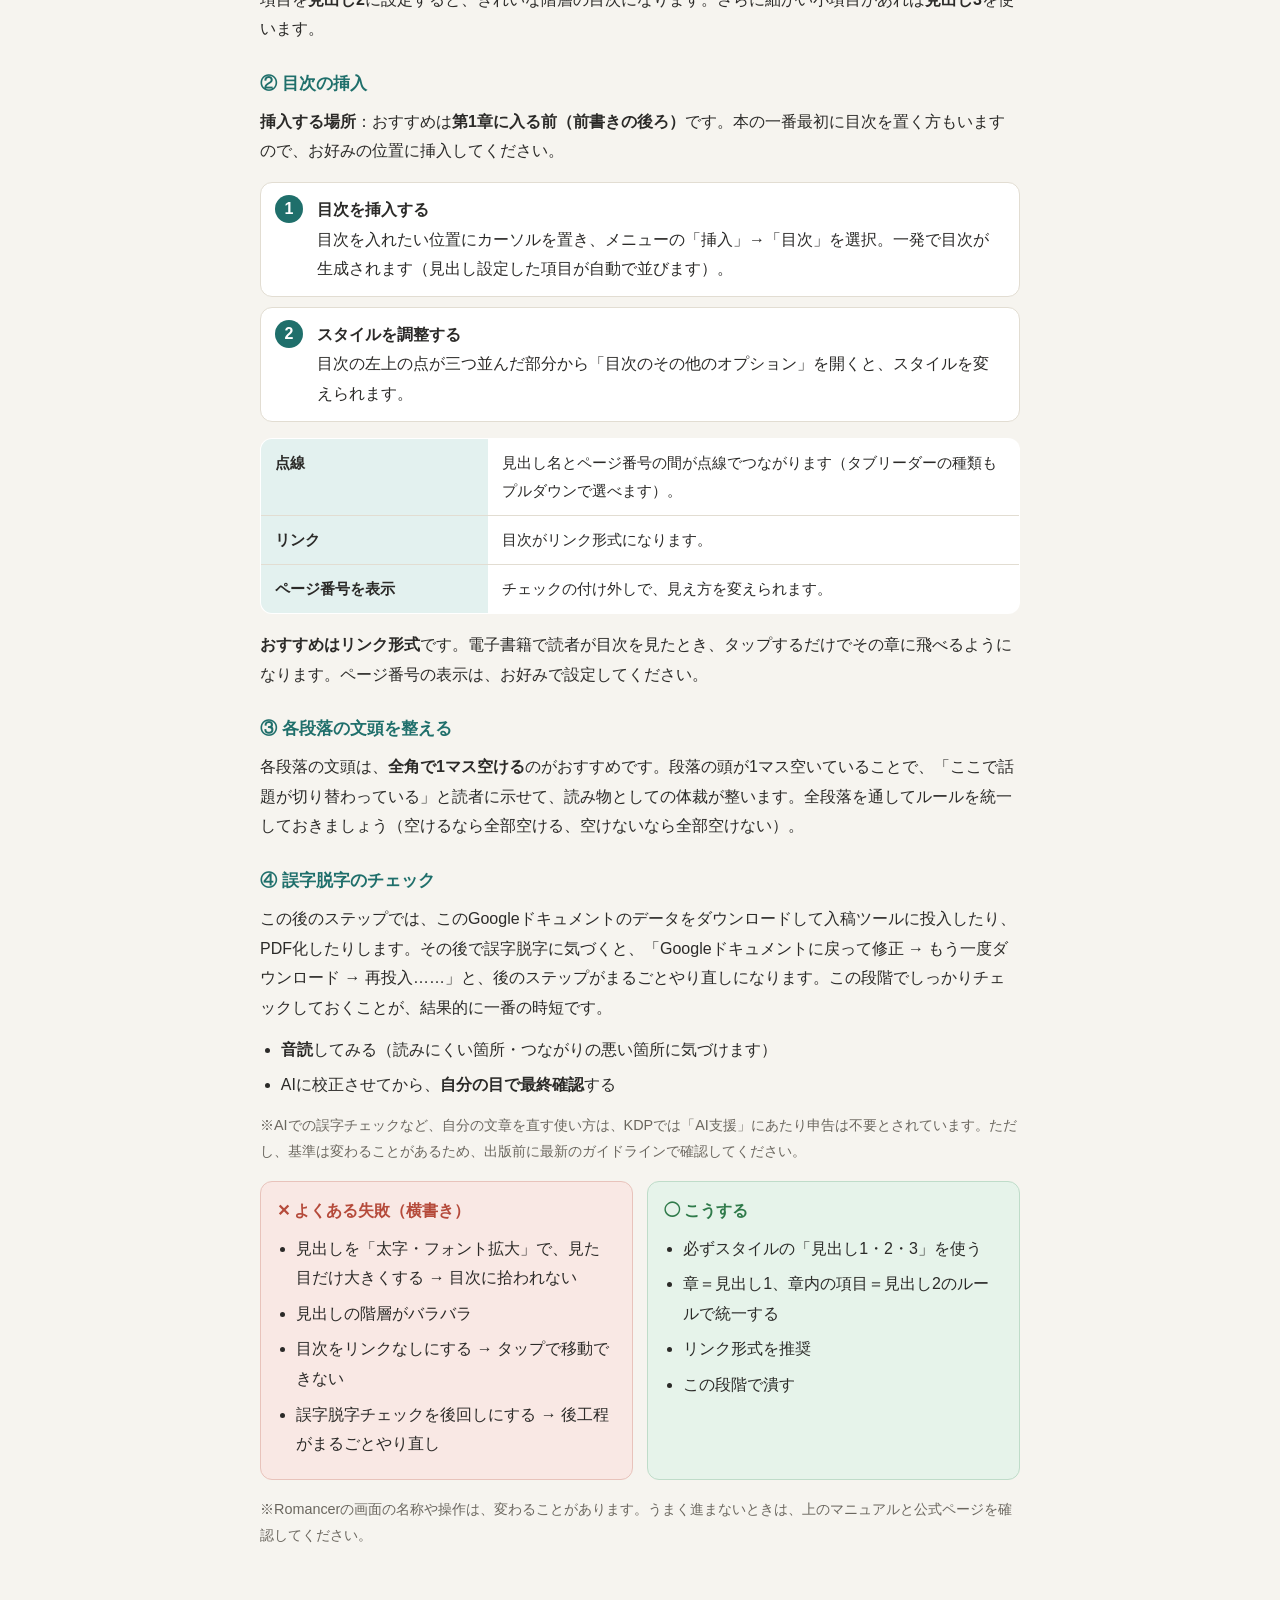
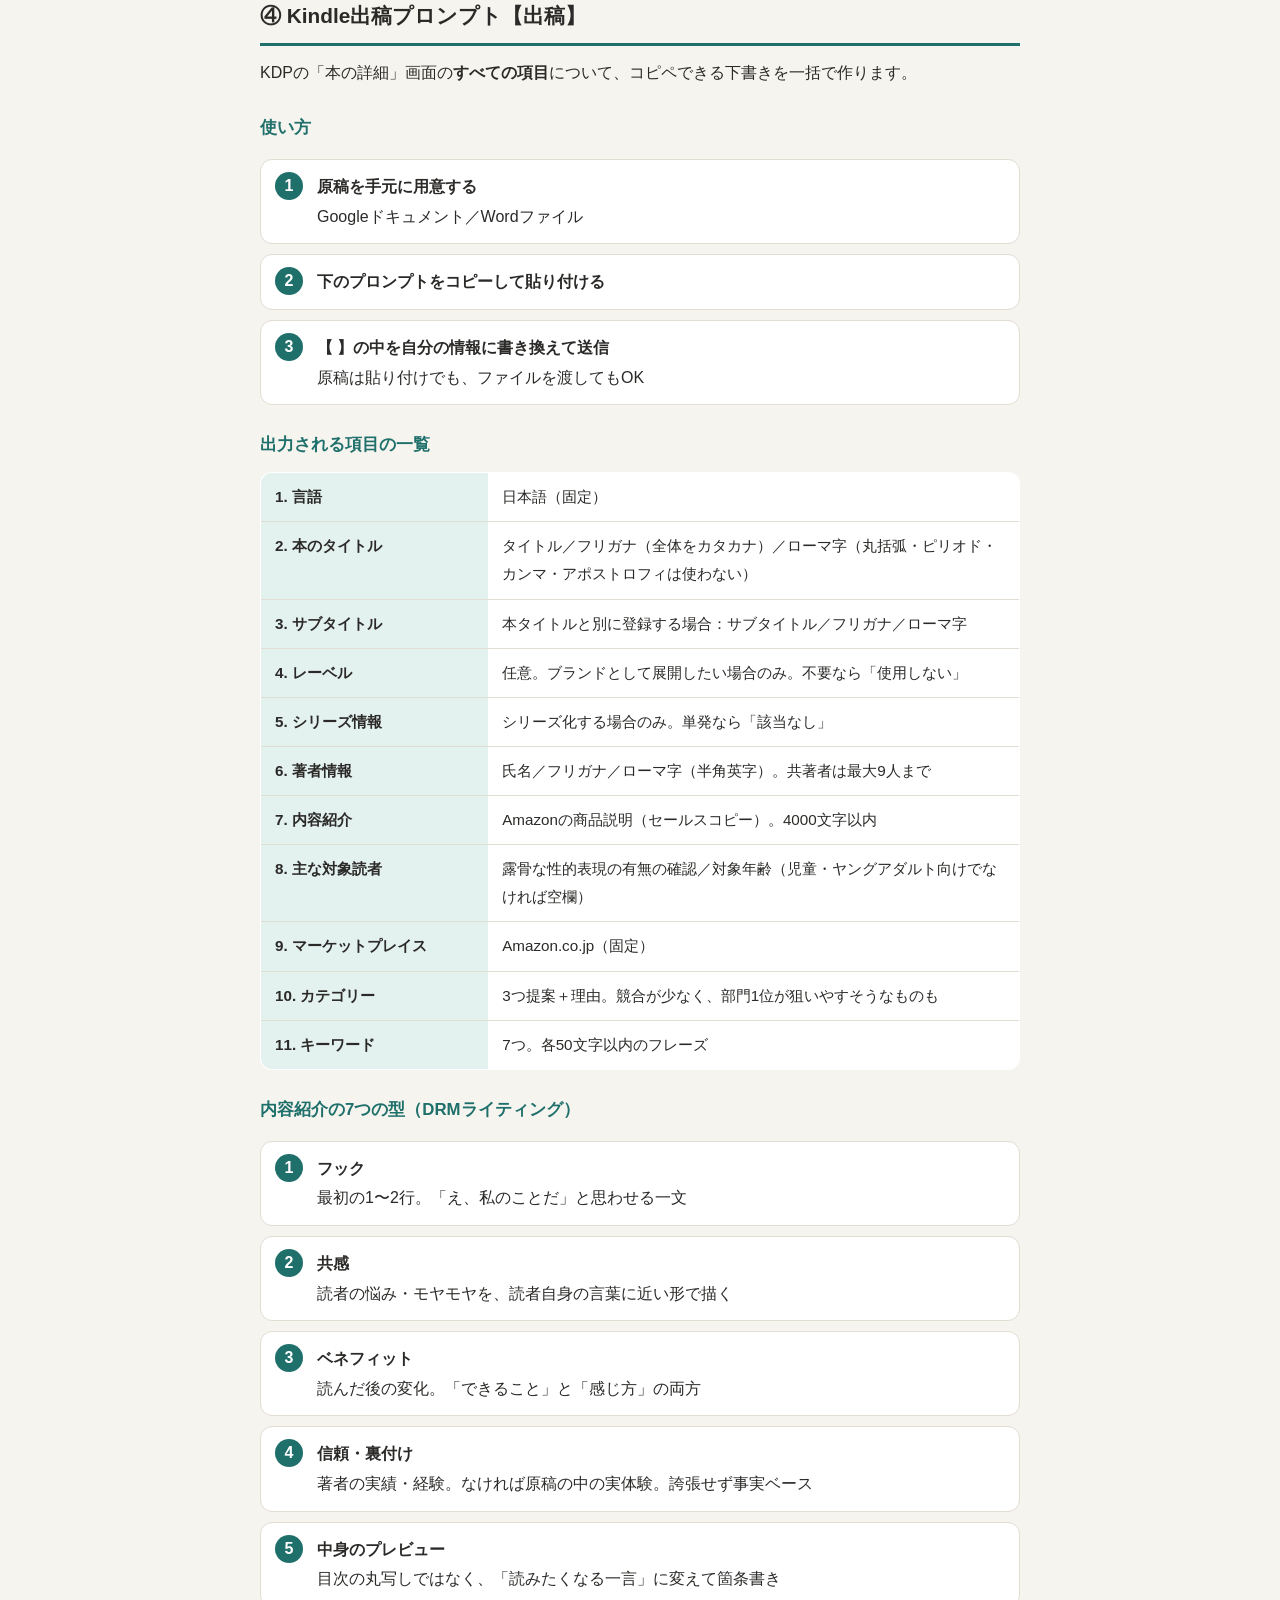
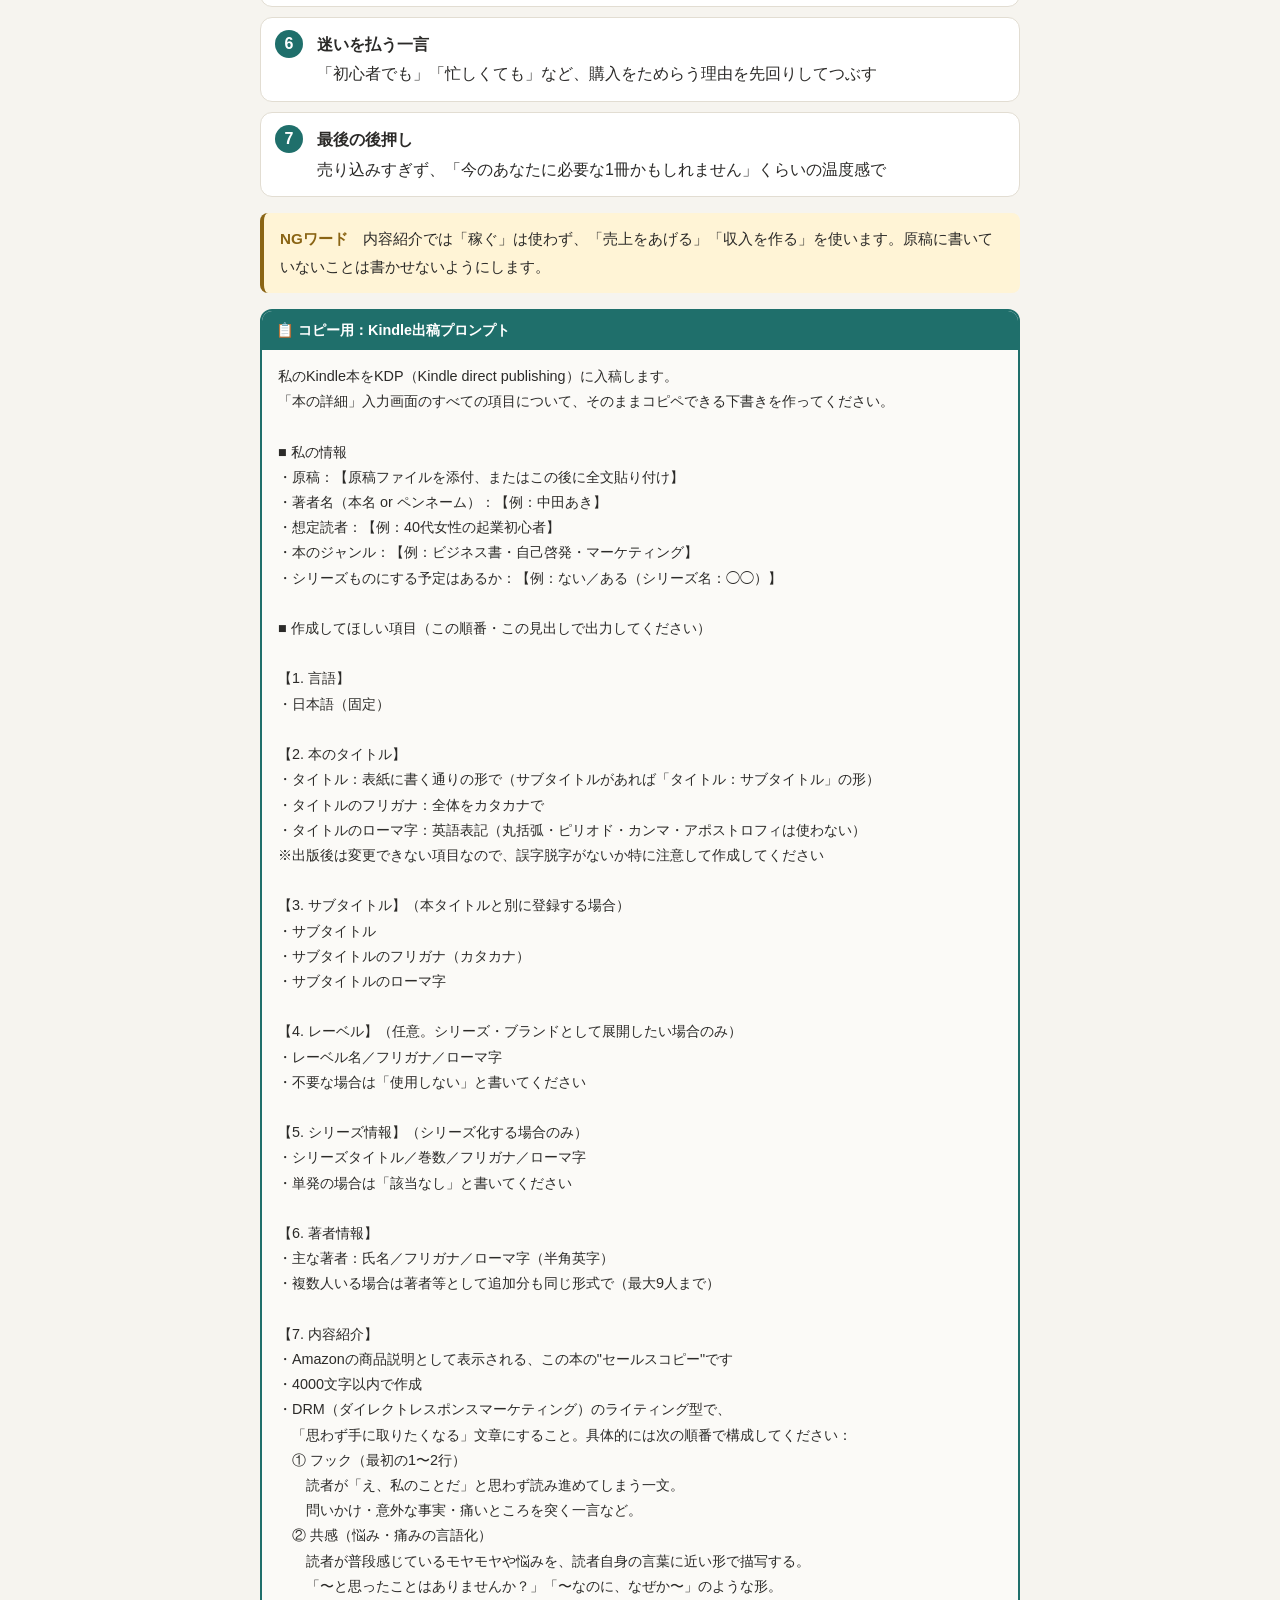
<file: kindle-prompts-lesson.html>
<!DOCTYPE html>
<html lang="ja">
<head>
<meta charset="utf-8">
<meta name="viewport" content="width=device-width, initial-scale=1">
<title>Kindleチャレンジローンチ プロンプト一覧</title>
<style>
  body { margin: 0; background: #f6f4ef; }
  .lesson { --ink:#2b2a28; --muted:#6b675f; --line:#e2ddd2; --card:#fff; --accent:#1f6f6b; --accent-soft:#e3f1ef; --ng:#b54a3a; --ng-soft:#f9e8e4; --ok:#2f7a4a; --ok-soft:#e6f3ea; --warn-soft:#fff4d6; --warn:#8a6414;
    max-width: 760px; margin: 0 auto; padding: 24px 16px 48px; color: var(--ink); font-family: "Hiragino Sans","Noto Sans JP","Yu Gothic",Meiryo,sans-serif; line-height: 1.85; font-size: 16px; }
  .lesson * { box-sizing: border-box; }
  .lesson h1 { font-size: 1.6rem; line-height: 1.4; margin: 0 0 8px; }
  .lesson h2 { font-size: 1.3rem; margin: 48px 0 12px; padding-bottom: 8px; border-bottom: 3px solid var(--accent); }
  .lesson h3 { font-size: 1.05rem; margin: 24px 0 8px; color: var(--accent); }
  .lesson p { margin: 0 0 12px; }
  .lesson ul, .lesson ol.plain { margin: 0 0 12px; padding-left: 1.3em; }
  .lesson li { margin-bottom: 6px; }
  .lesson a { color: var(--accent); }
  .lesson .lead { color: var(--muted); }
  .lesson .tag { display: inline-block; font-size: .8rem; background: var(--accent-soft); color: var(--accent); padding: 2px 10px; border-radius: 99px; font-weight: 700; margin-bottom: 10px; }
  .lesson .compare { display: grid; grid-template-columns: 1fr 1fr; gap: 14px; margin: 16px 0; }
  .lesson .col { border-radius: 12px; padding: 14px 16px; }
  .lesson .col.ng { background: var(--ng-soft); border: 1px solid #e8c3bb; }
  .lesson .col.ok { background: var(--ok-soft); border: 1px solid #bfdcc9; }
  .lesson .col .ttl { font-weight: 700; margin-bottom: 8px; }
  .lesson .col.ng .ttl { color: var(--ng); }
  .lesson .col.ok .ttl { color: var(--ok); }
  .lesson .col ul { margin: 0; padding-left: 1.2em; }
  .lesson .steps { list-style: none; padding: 0; counter-reset: s; }
  .lesson .steps li { counter-increment: s; background: var(--card); border: 1px solid var(--line); border-radius: 12px; padding: 12px 16px 12px 56px; position: relative; margin-bottom: 10px; }
  .lesson .steps li::before { content: counter(s); position: absolute; left: 14px; top: 12px; width: 28px; height: 28px; border-radius: 50%; background: var(--accent); color: #fff; text-align: center; line-height: 28px; font-weight: 700; }
  .lesson .steps b { display: block; }
  .lesson table { width: 100%; border-collapse: collapse; background: var(--card); border: 1px solid var(--line); border-radius: 12px; overflow: hidden; margin: 12px 0 16px; font-size: .95rem; }
  .lesson th, .lesson td { padding: 10px 14px; border-bottom: 1px solid var(--line); text-align: left; vertical-align: top; }
  .lesson th { background: var(--accent-soft); width: 30%; }
  .lesson tr:last-child th, .lesson tr:last-child td { border-bottom: 0; }
  .lesson .note { background: var(--warn-soft); border-left: 4px solid var(--warn); border-radius: 8px; padding: 12px 16px; margin: 16px 0; font-size: .95rem; }
  .lesson .note b { color: var(--warn); }
  .lesson .prompt-box { margin: 14px 0; border: 2px solid var(--accent); border-radius: 12px; overflow: hidden; background: #fff; }
  .lesson .prompt-box .hd { background: var(--accent); color: #fff; font-weight: 700; font-size: .9rem; padding: 6px 14px; }
  .lesson .prompt-box pre { margin: 0; padding: 14px 16px; white-space: pre-wrap; word-break: break-word; font-family: inherit; font-size: .9rem; line-height: 1.75; background: #fbfaf7; user-select: all; -webkit-user-select: all; }
  .lesson .summary { background: var(--accent); color: #fff; border-radius: 12px; padding: 16px 20px; margin: 20px 0; }
  .lesson .summary b { display: block; margin-bottom: 4px; }
  .lesson .work { background: var(--card); border: 2px dashed var(--accent); border-radius: 12px; padding: 16px 20px; margin: 20px 0; }
  .lesson .tips { font-size: .9rem; color: var(--muted); }
  @media (max-width: 600px) {
    .lesson .compare { grid-template-columns: 1fr; }
    .lesson th { width: 38%; }
  }
</style>
</head>
<body>
<div class="lesson">

  <span class="tag">Kindleチャレンジローンチ</span>
  <h1>Kindle出版プロンプト一覧</h1>
  <p class="lead">セミナー録画を1冊のKindle本にして、KDPに入稿するまでを、3つのプロンプトと1つのツール（Romancer）で進めるための一覧です。順番どおりにコピーして使えば、迷わず進められます。</p>

  <!-- ===== 図解 ===== -->
  <h2>図解：出版までの全体の流れ</h2>
  <ol class="steps">
    <li><b>【構成】プロンプト</b>セミナー録画 → 文字起こし → メインメッセージ → 章立て → タイトル案</li>
    <li><b>原稿を書き上げる</b>章立てをもとに、話し言葉を読み物に整えて1冊の原稿にする</li>
    <li><b>【タイトル】プロンプト</b>4つの型で12案 → ベスト3 → 帯コピー → 最終セット</li>
    <li><b>【マニュアル】Romancer</b>縦書き・横書きに合わせて原稿を整え、電子書籍（EPUB）に変換する</li>
    <li><b>【出稿】プロンプト</b>KDPの「本の詳細」画面に貼る下書きを一括で作る</li>
  </ol>

  <h3>一覧表</h3>
  <table>
    <tr><th>① 構成</th><td><b>使う場面</b>：セミナー録画があり、本にしたいとき<br><b>用意するもの</b>：セミナーの録画（音声）<br><b>できるもの</b>：01_文字起こし.txt／02_章立て案.md／03_タイトル案.md</td></tr>
    <tr><th>② タイトル</th><td><b>使う場面</b>：タイトルをもっと磨きたいとき<br><b>用意するもの</b>：章立て案、メインメッセージ、ターゲット、読後のゴール、使える実績<br><b>できるもの</b>：12案→ベスト3→帯コピー→最終セット</td></tr>
    <tr><th>③ マニュアル</th><td><b>使う場面</b>：原稿が完成し、電子書籍の形式に整えるとき<br><b>用意するもの</b>：完成した原稿（Googleドキュメント）<br><b>できるもの</b>：電子書籍ファイル（EPUB）。縦書き・横書きで手順が異なります</td></tr>
    <tr><th>④ 出稿</th><td><b>使う場面</b>：KDPの「本の詳細」画面に入力するとき<br><b>用意するもの</b>：原稿、著者名、想定読者、ジャンル<br><b>できるもの</b>：タイトル〜キーワードまでの入力用下書き</td></tr>
  </table>

  <div class="note">
    <b>使う前に</b><br>
    ①の【構成】プロンプトは、パソコン上でファイルを保存したり、ツール（Whisper）をインストールしたりする作業を含みます。Claude Codeのような、パソコン上で動かせるAIに貼って使います。②と④は、チャット型のAIにそのまま貼れば使えます。<br>
    プロンプトの枠をクリックすると、全文が選択されます。そのままコピーして使えます。【 】の中は、自分の情報に書き換えてください。
  </div>

  <!-- ===== ① 構成 ===== -->
  <h2>① Kindle構成プロンプト【構成】</h2>
  <p>セミナー録画から、<b>メインメッセージ・章立て・タイトル案</b>までを、途中で確認を挟まずに一気に作ります。</p>

  <h3>このプロンプトが作るもの</h3>
  <table>
    <tr><th>ステップ1</th><td>Whisperで日本語の文字起こしをし、「01_文字起こし.txt」として保存します。</td></tr>
    <tr><th>ステップ2</th><td>「読者に何を持ち帰ってほしいか」を1文で決めます（3案から最強の1案を、理由つきで選びます）。以降の章立て・タイトルは、すべてこの1文が軸になります。</td></tr>
    <tr><th>ステップ3</th><td>Kindle向けの章立てを作り、「02_章立て案.md」として保存します。Kindleでは目次が商品ページに表示され、読者の第一印象になります。</td></tr>
    <tr><th>ステップ4</th><td>タイトル案を5つ作り、「03_タイトル案.md」として保存します。</td></tr>
  </table>

  <h3>章立ての型</h3>
  <table>
    <tr><th>はじめに</th><td>誰向けの本か／読むと何が得られるか／著者の自己紹介</td></tr>
    <tr><th>第1章</th><td>読者の悩み・現状への共感（「自分のことだ」と感じてもらう）</td></tr>
    <tr><th>第2〜5章</th><td>解決策・ノウハウ・体験を、順序立てて</td></tr>
    <tr><th>最終章</th><td>まとめと、読者が次に取る行動</td></tr>
    <tr><th>おわりに</th><td>著者からのメッセージ・活動の案内</td></tr>
  </table>
  <p>各章には、①章タイトル（「タイトル｜補足」の形）　②小見出し2〜4個　③内容の要約（3〜5行）　④文字起こしのどのあたりを使うか、を書かせます。</p>

  <div class="prompt-box"><div class="hd">📋 コピー用：Kindle構成プロンプト</div>
<pre>セミナー録画をKindle本にする準備をお願いします。
以下のステップを、途中で私に確認せず最後まで一気に進めてください。

■ ステップ1：文字起こし
・Whisperを使って日本語で文字起こししてください
・Whisperが入っていなければ、インストールから自動でやってください
・結果は「01_文字起こし.txt」として保存

■ ステップ2：この本の「メインメッセージ」を決める
・文字起こし全体を読み込んで、
　「この本を通じて、読者に何を持ち帰ってほしいか」を1文で表してください
・候補を3案出して、いちばん強い1案を選び、理由を添えること
・以降の章立て・タイトルは、すべてこのメインメッセージを軸にすること

■ ステップ3：Kindle化できる章立てを作る
・Kindleでは目次がAmazonの商品ページに表示され、読者の第一印象になります
・「読者が知りたい順番」「理解の積み上げ順」で章を並べてください
・構成は次の型に沿うこと：
　- はじめに：誰向けの本か・読むと何が得られるか・著者の自己紹介
　- 第1章：読者の悩み・現状への共感（「自分のことだ」と感じてもらう）
　- 第2章〜第5章程度：解決策・ノウハウ・体験を順序立てて
　- 最終章：まとめと、読者が次に取る行動
　- おわりに：著者からのメッセージ・活動の案内
・各章について以下を書くこと
　- 章タイトル：「タイトル｜補足」の形（例：私が副業を始めた理由｜両立に限界を感じて）
　- 章の中の小見出しを2〜4個
　- その章に入れる内容の要約（3〜5行）
　- 文字起こしのどのあたりの話を使うか
・結果は「02_章立て案.md」として保存

■ ステップ4：Kindleで手に取ってもらいやすいタイトルを考える
・メインメッセージをもとに、タイトル案を5つ提案してください
・各案は「メインタイトル＋サブタイトル」のセットで
・条件：
　- 誰のための本かが一目で伝わる
　- 読んだ後にどう変われるか（ベネフィット）が入っている
　- 検索されそうなキーワードを含める
　- 思わず手に取りたくなるような常識の破壊要素が入っている
　- 数字を入れられる案は入れる（例：3ステップ、7つの習慣）
・各案に「狙い（誰に・何が刺さるか）」を一言添える
・最後に、あなたのおすすめ1案とその理由を教えてください
・結果は「03_タイトル案.md」として保存

すべて終わったら、3つのファイルができたことと、
メインメッセージ・おすすめタイトル・章立ての全体像を報告してください。</pre></div>

  <h3>終わったあとに確認すること</h3>
  <ul>
    <li>3つのファイル（01・02・03）ができているか</li>
    <li>メインメッセージが、「自分が一番伝えたいこと」と合っているか</li>
    <li>章立てに、文字起こしにない話が混ざっていないか</li>
    <li>お客様の事例が出てくる場合は、本人の許可があるか</li>
  </ul>

  <!-- ===== ② タイトル ===== -->
  <h2>② Kindleタイトルプロンプト【タイトル】</h2>
  <p>①で出たタイトル案を、さらに磨くためのプロンプトです。「タイトルはセンスではなくマーケティングで決める」が前提です。</p>

  <h3>考え方：タイトルと帯は別のパーツ</h3>
  <table>
    <tr><th>タイトル</th><td>何の本かを一瞬で伝える。<b>検索と視認性</b>の担当。</td></tr>
    <tr><th>帯（表紙の帯コピー）</th><td>手に取る最後のひと押し。<b>呼びかけ・実績・新しさ</b>の担当。</td></tr>
  </table>
  <p>タイトルに全部を詰め込まず、詰め込みたくなった要素は<b>帯に逃がす</b>のがコツです。Amazonの検索結果では表紙が切手サイズで表示されるので、「おしゃれ」より「ターゲットに刺さるか」「小さくても読めるか」を優先します。</p>
  <p>売れている本に頻出する言葉も意識します：<b>「人」「できる」「なる」「わかる」「方法」「力」「習慣」「仕事」「お金」「人生」</b></p>

  <h3>4つの型（各3案 × 4 = 12案）</h3>
  <table>
    <tr><th>型01｜具体で引く</th><td>数字を入れる（3ステップ、7つの習慣、9割）／ベネフィットを先頭に置く／「〜の教科書」「〜術」「〜の方法」で締める</td></tr>
    <tr><th>型02｜問いで引く</th><td>「なぜ◯◯は△△なのか？」。読者の頭に同じ「？」が浮かび、答えを確かめたくなる問いにする</td></tr>
    <tr><th>型03｜言い切りで引く</th><td>「〜しなさい」「〜するな」の命令形、「〜が9割」「〜である」の断定形。<b>本の中身で証明できる範囲</b>で言い切る</td></tr>
    <tr><th>型04｜違和感で引く</th><td>相反する2語のギャップ、常識の逆張り。「え、どういうこと？」と思わせる。ただし中身とつながっていること</td></tr>
  </table>

  <h3>評価の3項目</h3>
  <table>
    <tr><th>狙い</th><td>誰の、どんな感情に刺さるか</td></tr>
    <tr><th>検索</th><td>Amazonで検索されそうなキーワードが入っているか（◯／△）</td></tr>
    <tr><th>視認性</th><td>切手サイズで読めるか。メインタイトルは<b>15文字以内</b>が目安（◯／△）</td></tr>
  </table>

  <h3>帯コピー（各20文字以内）の3方向</h3>
  <table>
    <tr><th>呼びかけ型</th><td>ターゲットを名指しする（例：ひとり起業家必見／◯◯に悩むあなたへ）</td></tr>
    <tr><th>実績・権威型</th><td>信頼のひと押し（例：◯◯部門1位／受講生◯◯名）。<b>実績がなければ使わない</b></td></tr>
    <tr><th>新しさ・具体型</th><td>今読む理由（例：2026年版／AI時代の／最新の◯◯対応）</td></tr>
  </table>

  <div class="prompt-box"><div class="hd">📋 コピー用：Kindleタイトルプロンプト</div>
<pre>あなたはベストセラーを数多く手がけてきた出版プロデューサーです。
私のKindle本の「魅力的なタイトル」を作ってください。

■ 本の情報
・原稿または章立て：【ファイル名（例：02_章立て案.md）／ない場合は本の内容を3行で】
・この本のメインメッセージ：【読者に持ち帰ってほしいこと1文】
・ターゲット読者：【例：40代女性の起業初心者。SNS集客に疲れている】
・読後のゴール：【例：広告集客の第一歩を踏み出せる】

■ 前提の考え方
・タイトルは「センス」ではなく「マーケティング」で決める
・「おしゃれ」より「ターゲットに刺さるか」「Amazonの検索結果（切手サイズ）で読めるか」
・売れている本に頻出する言葉を意識する：
　「人」「できる」「なる」「わかる」「方法」「力」「習慣」「仕事」「お金」「人生」
・タイトルと帯（表紙の帯コピー）は役割が違うので、必ず別々に考えること：
　- タイトル ＝ 何の本かを一瞬で伝える（検索と視認性の担当）
　- 帯 ＝ 手に取る最後のひと押し（呼びかけ・実績・新しさの担当）
　- タイトルに全部を詰め込まず、詰め込みたくなった要素は帯に逃がす

■ ステップ1：4つの型でタイトル案を作る
次の4つの型で、それぞれ3案ずつ（合計12案）作ってください。
各案は「メインタイトル＋サブタイトル」のセットで。

【型01｜具体で引く】
・数字を入れる（例：3ステップ、7つの習慣、9割）
・またはベネフィットを先頭に置く（読んだ後の変化を言い切る）
・または「〜の教科書」「〜術」「〜の方法」などのノウハウ語で締める

【型02｜問いで引く】
・「なぜ◯◯は△△なのか？」の質問型
・読者の頭に同じ「？」が浮かび、答えを確かめたくなる問いにする

【型03｜言い切りで引く】
・「〜しなさい」「〜するな」の命令形、または「〜が9割」「〜である」の断定形
・本の中身で証明できる範囲で言い切ること（誇大にしない）

【型04｜違和感で引く】
・相反する2語のギャップ、または常識の逆張り
・「え、どういうこと？」と思わせる。ただし中身とつながっていること

■ ステップ2：各案に評価をつける
12案それぞれに以下を添えてください。
・狙い：誰の、どんな感情に刺さるか（一言）
・検索：Amazonで検索されそうなキーワードが入っているか（◯／△）
・視認性：切手サイズで読めるか — メインタイトルは15文字以内が目安（◯／△）

■ ステップ3：ベスト3を選んで仕上げる
・12案からベスト3を選び、それぞれ選んだ理由を説明してください
・ベスト3は表紙に載せることを想定して、メインタイトルの改行位置まで提案すること

■ ステップ4：帯コピーを別に考える
ベスト3のタイトルそれぞれに、表紙の帯部分に入れるコピーを3案ずつ作ってください。
帯はタイトルとは別のパーツです。タイトルと同じことを繰り返さず、次の3方向から1案ずつ：
・【呼びかけ型】ターゲットを名指しする（例：ひとり起業家必見／◯◯に悩むあなたへ）
・【実績・権威型】信頼のひと押し（例：◯◯部門1位／受講生◯◯名／実績や肩書き）
　※私の使える実績：【例：Kindle◯部門1位、受講生◯名、◯年の経験 など。なければ「なし」と書く】
・【新しさ・具体型】今読む理由（例：2026年版／AI時代の／最新の◯◯対応）
各帯コピーは20文字以内。タイトルの上または下に小さく入る想定で。

■ ステップ5：最終セットの提案
・総合1位の「タイトル＋サブタイトル＋帯」の完成セットを1つ提案し、理由を教えてください
・表紙のどこに何を置くか（帯は上か下か）の配置案も一言添えてください

■ 禁止事項
・効果や収入を保証するような誇大表現は使わない
・実際にない実績を帯に書かない（実績がなければ呼びかけ型・新しさ型を使う）
・ターゲットに伝わらない専門用語・カタカナ語を使わない
・メインメッセージとずれたタイトルにしない</pre></div>

  <div class="note">
    <b>書き換える【 】は4か所</b><br>
    ①原稿または章立て　②メインメッセージ　③ターゲット読者と読後のゴール　④使える実績（なければ「なし」）。<br>
    実績がないのに帯に書くと、読者の信頼を失うだけでなく、誇大表示になるおそれがあります。
  </div>

  <!-- ===== ③ Romancer ===== -->
  <h2>③ 原稿をRomancerで電子書籍にする【マニュアル】</h2>
  <p>Romancer（ロマンサー）は、ボイジャーが提供する、ブラウザ上で電子書籍（EPUB）を作れるサービスです。Googleドキュメントなどで書いた原稿を、Kindleに入稿できる形に整えます。</p>
  <table>
    <tr><th>マニュアル</th><td><a href="https://utage-system.com/p/Zy8VG1LmSmVi" target="_blank" rel="noopener">Romancerマニュアル（この講座のページ）</a></td></tr>
    <tr><th>公式ページ</th><td><a href="https://romancer.voyager.co.jp/" target="_blank" rel="noopener">https://romancer.voyager.co.jp/</a></td></tr>
  </table>

  <h3>まず決める：縦書き？ 横書き？</h3>
  <p>縦書きか横書きかで、<b>見出しを設定する場所</b>と準備の中身が変わります。混ざらないように、先にどちらにするか決めましょう。</p>
  <table>
    <tr><th>縦書きの本</th><td>Googleドキュメントでの準備は<b>3つだけ</b>（字下げ／全角数字／箇条書きを使わない）。<b>見出しはRomancer上で設定</b>します。小説・エッセイ・読み物系に向いています。</td></tr>
    <tr><th>横書きの本</th><td>Googleドキュメントで整えた原稿が、そのまま電子書籍になるイメージ。<b>見出しと目次はGoogleドキュメント上で設定</b>し、<b>仕上げのポイントは4つ</b>です。ビジネス書・ノウハウ書に向いています。</td></tr>
  </table>
  <p class="tips">※ここから先は、縦書き（3-A）と横書き（3-B）のどちらか、使う方だけを見てください。</p>

  <!-- ---------- 3-A 縦書き ---------- -->
  <h3>3-A　縦書きのKindle書籍に仕上げる</h3>
  <p>セミナーアーカイブから作った原稿を、縦書きの書籍に仕上げる手順です。前半はGoogleドキュメント上での事前準備（3つだけ）、後半はRomancerへの原稿投入と各種設定です。</p>

  <h3>事前準備｜Googleドキュメント上での操作（3つだけ）</h3>
  <p>見出しはRomancer上で設定するので、原稿上での見出しセットは不要です。</p>
  <table>
    <tr><th>POINT 01<br>字下げ</th><td><b>各段落の文頭は、全角で1マス空けておく</b>。書籍の慣習に合わせた最小限のルールで、見た目の「本らしさ」がここで決まります。</td></tr>
    <tr><th>POINT 02<br>全角数字</th><td><b>半角数字は全角に変換しておく</b>。縦書きでは半角数字が横向きに寝てしまいます。変換方法はどちらでもOKです。<br>(a) Claudeに指示を出して、数字を全角に一括変換してもらう<br>(b) Googleドキュメントの「検索と置換」で、半角数字を全角に変えていく</td></tr>
    <tr><th>POINT 03<br>箇条書き</th><td><b>Googleドキュメントの箇条書き機能は使わない</b>。箇条書き機能で作った点（・）はRomancerに反映されません。中黒（・）を自分で入力して、プレーンテキストとして表現します。</td></tr>
  </table>
  <div class="prompt-box"><div class="hd">📋 コピー用：数字を全角に一括変換する指示（POINT 02の(a)）</div>
<pre>次の原稿の中にある半角数字（0〜9）を、すべて全角数字（０〜９）に変換してください。
それ以外の文章は、一文字も変えないでください。
変換後の全文を、そのままコピーできる形で出力してください。

【ここに原稿を貼る】</pre></div>

  <h3>Romancerに原稿を投入する</h3>
  <ol class="steps">
    <li><b>STEP 1　新しい作品を作る（縦書きを選ぶ）</b>Romancerにログイン →左上の「作品を作る」→「新規追加」→右側の「縦書き作品」をクリック。この画面に原稿を投入していきます。</li>
    <li><b>STEP 2　タイトルと著者名をつける</b>画面右上の三本線のアイコンをクリックして、タイトルと著者名を入力します。</li>
    <li><b>STEP 3　表紙を設定する</b>「表紙の設定」→「画像アップロード」→「画像を選択」から、用意した表紙画像を設定します。表紙がまだの方は、後からでもOKです。</li>
    <li><b>STEP 4　目次を設定する</b>「目次の設定」から、本文の見出しをどこまで目次に表示するかを選びます。おすすめは「見出し3まで」を反映。目次ページは自動で生成されます。</li>
    <li><b>STEP 5　奥付を設定する</b>奥付（おくづけ）とは、本の巻末にある「タイトル・著者名・発行日」などをまとめたページのことです。「誰が書いた本か」を示す、書籍の大切な基本情報です。Romancerでは奥付にタイトルと著者名が表示されます。情報を追加したい場合は「詳しい情報を追加する」から入力できます。</li>
    <li><b>STEP 6　Googleドキュメントの原稿を貼り付ける</b>Googleドキュメントを開き、文章のはじめ（まえがき）からコピーして、Romancerの編集画面に貼り付けます。</li>
    <li><b>STEP 7　見出しを設定する</b>見出しにしたい行を選択すると、行の先頭に「＋」が表示されます。クリックして「見出し1」「見出し2」「見出し3」「下揃え」などを選びます。見出し1にすると目次にも自動で反映されます。著者名などは「下揃え」で下に揃えられます。</li>
    <li><b>STEP 8　画像を挿入する</b>空白の行の「＋」ボタン →画像を選択して挿入します。「キャプションを追加」を押すと、画像の上下に補足説明を入力できます。※キャプションには文字数制限があるので注意してください。</li>
    <li><b>STEP 9　リンクを挿入する</b>Kindle上でタップするとリンク先に飛べる機能です（LINE登録への導線にも使えます）。<br>・画像にリンク：画像左上のアイコン → URLを指定 → 決定<br>・文章にリンク：文字を選択 → 中央のリンクアイコン → URLを指定</li>
    <li><b>STEP 10　太字・ルビを設定する</b>同じ要領で、文字を選択して太字にしたり、「ルビ」を設定してふりがなを付けたりすることもできます。</li>
  </ol>
  <div class="note">
    <b>LINE導線は、リンクで入れる</b><br>
    STEP 9のリンクは、巻末の特典案内に使います（Part「巻末に特典 → LINE導線」）。「▼受け取りはこちら」の文章や、QRコードの画像に、LINE登録のURLを設定しておきましょう。出版前に、必ずタップして開けるか確認します。
  </div>

  <!-- ---------- 3-B 横書き ---------- -->
  <h3>3-B　横書きのKindle書籍に仕上げる</h3>
  <p>横書きの本は、Googleドキュメントで整えた原稿が、そのままKindleの電子書籍になるイメージで仕上げます。この後のステップ（ダウンロードして入稿ツールに投入する、PDF化する）に進む前に、Googleドキュメント上で整えておくポイントは4つです。</p>
  <ol class="steps">
    <li><b>見出しの設定</b></li>
    <li><b>目次の挿入</b></li>
    <li><b>各段落の文頭を整える</b></li>
    <li><b>誤字脱字のチェック</b></li>
  </ol>

  <h3>① 見出しの設定</h3>
  <p><b>なぜGoogleドキュメント上で見出しを設定するのか</b>：この後に目次を作るとき、Googleドキュメントの機能が「見出し設定されている部分」を目次として自動で拾ってくれるからです。見出し設定をしていない項目は、目次から漏れてしまいます。見出しを設定した部分は、画面左側の見出し一覧（ドキュメントの概要）にも表示されるので、執筆中の移動も楽になります。</p>
  <ol class="steps">
    <li><b>見出しにしたい行を選択する</b>章タイトルなど</li>
    <li><b>スタイルから見出しを選ぶ</b>画面上部のツールバーにある、「標準テキスト」と表示されている部分をクリックし、「見出し1」「見出し2」「見出し3」から選んで適用する</li>
    <li><b>階層を意識する</b>見出し1 → 2 → 3の順に、階層が一段ずつ下がる。下位の見出しは上位の見出しに紐づく形で表示される</li>
  </ol>
  <p><b>付け方のポイント</b>：「前書き」「はじめに」「第1章」「第2章」などの大項目を<b>見出し1</b>に、その中の各項目を<b>見出し2</b>に設定すると、きれいな階層の目次になります。さらに細かい小項目があれば<b>見出し3</b>を使います。</p>

  <h3>② 目次の挿入</h3>
  <p><b>挿入する場所</b>：おすすめは<b>第1章に入る前（前書きの後ろ）</b>です。本の一番最初に目次を置く方もいますので、お好みの位置に挿入してください。</p>
  <ol class="steps">
    <li><b>目次を挿入する</b>目次を入れたい位置にカーソルを置き、メニューの「挿入」→「目次」を選択。一発で目次が生成されます（見出し設定した項目が自動で並びます）。</li>
    <li><b>スタイルを調整する</b>目次の左上の点が三つ並んだ部分から「目次のその他のオプション」を開くと、スタイルを変えられます。</li>
  </ol>
  <table>
    <tr><th>点線</th><td>見出し名とページ番号の間が点線でつながります（タブリーダーの種類もプルダウンで選べます）。</td></tr>
    <tr><th>リンク</th><td>目次がリンク形式になります。</td></tr>
    <tr><th>ページ番号を表示</th><td>チェックの付け外しで、見え方を変えられます。</td></tr>
  </table>
  <p><b>おすすめはリンク形式</b>です。電子書籍で読者が目次を見たとき、タップするだけでその章に飛べるようになります。ページ番号の表示は、お好みで設定してください。</p>

  <h3>③ 各段落の文頭を整える</h3>
  <p>各段落の文頭は、<b>全角で1マス空ける</b>のがおすすめです。段落の頭が1マス空いていることで、「ここで話題が切り替わっている」と読者に示せて、読み物としての体裁が整います。全段落を通してルールを統一しておきましょう（空けるなら全部空ける、空けないなら全部空けない）。</p>

  <h3>④ 誤字脱字のチェック</h3>
  <p>この後のステップでは、このGoogleドキュメントのデータをダウンロードして入稿ツールに投入したり、PDF化したりします。その後で誤字脱字に気づくと、「Googleドキュメントに戻って修正 → もう一度ダウンロード → 再投入……」と、後のステップがまるごとやり直しになります。この段階でしっかりチェックしておくことが、結果的に一番の時短です。</p>
  <ul>
    <li><b>音読</b>してみる（読みにくい箇所・つながりの悪い箇所に気づけます）</li>
    <li>AIに校正させてから、<b>自分の目で最終確認</b>する</li>
  </ul>
  <p class="tips">※AIでの誤字チェックなど、自分の文章を直す使い方は、KDPでは「AI支援」にあたり申告は不要とされています。ただし、基準は変わることがあるため、出版前に最新のガイドラインで確認してください。</p>

  <div class="compare">
    <div class="col ng">
      <div class="ttl">✕ よくある失敗（横書き）</div>
      <ul>
        <li>見出しを「太字・フォント拡大」で、見た目だけ大きくする → 目次に拾われない</li>
        <li>見出しの階層がバラバラ</li>
        <li>目次をリンクなしにする → タップで移動できない</li>
        <li>誤字脱字チェックを後回しにする → 後工程がまるごとやり直し</li>
      </ul>
    </div>
    <div class="col ok">
      <div class="ttl">◯ こうする</div>
      <ul>
        <li>必ずスタイルの「見出し1・2・3」を使う</li>
        <li>章＝見出し1、章内の項目＝見出し2のルールで統一する</li>
        <li>リンク形式を推奨</li>
        <li>この段階で潰す</li>
      </ul>
    </div>
  </div>

  <p class="tips">※Romancerの画面の名称や操作は、変わることがあります。うまく進まないときは、上のマニュアルと公式ページを確認してください。</p>

  <!-- ===== ④ 出稿 ===== -->
  <h2>④ Kindle出稿プロンプト【出稿】</h2>
  <p>KDPの「本の詳細」画面の<b>すべての項目</b>について、コピペできる下書きを一括で作ります。</p>

  <h3>使い方</h3>
  <ol class="steps">
    <li><b>原稿を手元に用意する</b>Googleドキュメント／Wordファイル</li>
    <li><b>下のプロンプトをコピーして貼り付ける</b></li>
    <li><b>【 】の中を自分の情報に書き換えて送信</b>原稿は貼り付けでも、ファイルを渡してもOK</li>
  </ol>

  <h3>出力される項目の一覧</h3>
  <table>
    <tr><th>1. 言語</th><td>日本語（固定）</td></tr>
    <tr><th>2. 本のタイトル</th><td>タイトル／フリガナ（全体をカタカナ）／ローマ字（丸括弧・ピリオド・カンマ・アポストロフィは使わない）</td></tr>
    <tr><th>3. サブタイトル</th><td>本タイトルと別に登録する場合：サブタイトル／フリガナ／ローマ字</td></tr>
    <tr><th>4. レーベル</th><td>任意。ブランドとして展開したい場合のみ。不要なら「使用しない」</td></tr>
    <tr><th>5. シリーズ情報</th><td>シリーズ化する場合のみ。単発なら「該当なし」</td></tr>
    <tr><th>6. 著者情報</th><td>氏名／フリガナ／ローマ字（半角英字）。共著者は最大9人まで</td></tr>
    <tr><th>7. 内容紹介</th><td>Amazonの商品説明（セールスコピー）。4000文字以内</td></tr>
    <tr><th>8. 主な対象読者</th><td>露骨な性的表現の有無の確認／対象年齢（児童・ヤングアダルト向けでなければ空欄）</td></tr>
    <tr><th>9. マーケットプレイス</th><td>Amazon.co.jp（固定）</td></tr>
    <tr><th>10. カテゴリー</th><td>3つ提案＋理由。競合が少なく、部門1位が狙いやすそうなものも</td></tr>
    <tr><th>11. キーワード</th><td>7つ。各50文字以内のフレーズ</td></tr>
  </table>

  <h3>内容紹介の7つの型（DRMライティング）</h3>
  <ol class="steps">
    <li><b>フック</b>最初の1〜2行。「え、私のことだ」と思わせる一文</li>
    <li><b>共感</b>読者の悩み・モヤモヤを、読者自身の言葉に近い形で描く</li>
    <li><b>ベネフィット</b>読んだ後の変化。「できること」と「感じ方」の両方</li>
    <li><b>信頼・裏付け</b>著者の実績・経験。なければ原稿の中の実体験。誇張せず事実ベース</li>
    <li><b>中身のプレビュー</b>目次の丸写しではなく、「読みたくなる一言」に変えて箇条書き</li>
    <li><b>迷いを払う一言</b>「初心者でも」「忙しくても」など、購入をためらう理由を先回りしてつぶす</li>
    <li><b>最後の後押し</b>売り込みすぎず、「今のあなたに必要な1冊かもしれません」くらいの温度感で</li>
  </ol>
  <div class="note">
    <b>NGワード</b>　内容紹介では「稼ぐ」は使わず、「売上をあげる」「収入を作る」を使います。原稿に書いていないことは書かせないようにします。
  </div>

  <div class="prompt-box"><div class="hd">📋 コピー用：Kindle出稿プロンプト</div>
<pre>私のKindle本をKDP（Kindle direct publishing）に入稿します。
「本の詳細」入力画面のすべての項目について、そのままコピペできる下書きを作ってください。

■ 私の情報
・原稿：【原稿ファイルを添付、またはこの後に全文貼り付け】
・著者名（本名 or ペンネーム）：【例：中田あき】
・想定読者：【例：40代女性の起業初心者】
・本のジャンル：【例：ビジネス書・自己啓発・マーケティング】
・シリーズものにする予定はあるか：【例：ない／ある（シリーズ名：◯◯）】

■ 作成してほしい項目（この順番・この見出しで出力してください）

【1. 言語】
・日本語（固定）

【2. 本のタイトル】
・タイトル：表紙に書く通りの形で（サブタイトルがあれば「タイトル：サブタイトル」の形）
・タイトルのフリガナ：全体をカタカナで
・タイトルのローマ字：英語表記（丸括弧・ピリオド・カンマ・アポストロフィは使わない）
※出版後は変更できない項目なので、誤字脱字がないか特に注意して作成してください

【3. サブタイトル】（本タイトルと別に登録する場合）
・サブタイトル
・サブタイトルのフリガナ（カタカナ）
・サブタイトルのローマ字

【4. レーベル】（任意。シリーズ・ブランドとして展開したい場合のみ）
・レーベル名／フリガナ／ローマ字
・不要な場合は「使用しない」と書いてください

【5. シリーズ情報】（シリーズ化する場合のみ）
・シリーズタイトル／巻数／フリガナ／ローマ字
・単発の場合は「該当なし」と書いてください

【6. 著者情報】
・主な著者：氏名／フリガナ／ローマ字（半角英字）
・複数人いる場合は著者等として追加分も同じ形式で（最大9人まで）

【7. 内容紹介】
・Amazonの商品説明として表示される、この本の"セールスコピー"です
・4000文字以内で作成
・DRM（ダイレクトレスポンスマーケティング）のライティング型で、
　「思わず手に取りたくなる」文章にすること。具体的には次の順番で構成してください：
　① フック（最初の1〜2行）
　　読者が「え、私のことだ」と思わず読み進めてしまう一文。
　　問いかけ・意外な事実・痛いところを突く一言など。
　② 共感（悩み・痛みの言語化）
　　読者が普段感じているモヤモヤや悩みを、読者自身の言葉に近い形で描写する。
　　「〜と思ったことはありませんか？」「〜なのに、なぜか〜」のような形。
　③ ベネフィット（読んだらどうなるか）
　　読み終えた後、読者の日常や気持ちがどう変わるかを具体的に。
　　機能（何ができるようになるか）と感情（どう感じられるようになるか）の両方を入れる。
　④ 信頼・裏付け（なぜこの著者の話を聞くべきか）
　　著者の実績・経験・データがあれば入れる。ない場合は「原稿の中の一次情報（実体験）」を裏付けにする。
　　誇張・断定しすぎず、事実ベースで。
　⑤ 中身のプレビュー（何が書かれているか）
　　章立てを、目次の丸写しではなく「読みたくなる一言」に変換して箇条書きで見せる
　　（例：「第1章　なぜ頑張るほど疲れるだけなのか」のように）
　⑥ 迷いを払う一言（読まない理由をつぶす）
　　「初心者でも」「忙しくても」など、購入をためらう要因を先回りしてつぶす一文。
　⑦ 最後の後押し（クロージング）
　　売り込みすぎず、「今のあなたに必要な1冊かもしれません」くらいの温度感で
　　自然に本を開きたくなる一文で締める。
・NGワード：「稼ぐ」は使わない。「売上をあげる」「収入を作る」を使うこと
・原稿の内容（章立て・メインメッセージ）を必ず反映し、実際に書いていないことは書かないこと

【8. 主な対象読者】
・成人向けの露骨な性的表現を含むか：原稿の内容から判断して「いいえ」で問題ないか確認してください
・対象年齢：児童・ヤングアダルト向けでなければ「空欄でよい」と案内してください

【9. 主なマーケットプレイス】
・Amazon.co.jp（固定）

【10. カテゴリー】
・本の内容に合うカテゴリーを3つ提案（例：ビジネス実用／スキルアップ／起業）
・それぞれ「なぜこのカテゴリーが合うか」を一言添える
・競合が少なく、部門1位が狙いやすそうなカテゴリーがあれば教えてください

【11. キーワード】
・Amazon内検索で引っかかりやすいキーワードを7つ提案
・各キーワードは50文字以内のフレーズで
・「ターゲットが検索しそうな言葉」を意識すること（例：40代 起業 集客 など）

■ 最後に
・「著作権者本人であることの確認」「出版に必要な権利の保有」は、私自身がKDP画面上でチェックする項目なので、あなたは何も生成しなくて大丈夫です。その旨だけ一言リマインドしてください。</pre></div>

  <h3>💡 リテイク用の追加プロンプト</h3>
  <div class="prompt-box"><div class="hd">内容紹介だけ書き直したいとき</div>
<pre>内容紹介を、もっと【例：読者の悩みへの共感を強める／実績を前面に出す】方向で書き直してください。4000文字以内で。</pre></div>
  <div class="prompt-box"><div class="hd">カテゴリーを変えたいとき</div>
<pre>カテゴリー案を、【例：もっとニッチで競合が少ない】方向でさらに3つ提案してください。</pre></div>
  <div class="prompt-box"><div class="hd">キーワードを増やしたいとき</div>
<pre>キーワードを、【例：初心者向け／専門家向け】を意識してさらに7つ出してください。</pre></div>
  <div class="prompt-box"><div class="hd">フリガナ・ローマ字が不安なとき</div>
<pre>タイトル「【確定タイトル】」のフリガナとローマ字が正しいか確認してください。誤りがあれば直してください。</pre></div>

  <!-- ===== 注意点 ===== -->
  <h2>⚠ KDP画面での入力前の注意点</h2>
  <div class="compare">
    <div class="col ng">
      <div class="ttl">✕ やりがちな失敗</div>
      <ul>
        <li>AIの出力を、確認せずそのまま貼る</li>
        <li>タイトルの誤字に、出版後に気づく</li>
        <li>内容紹介が文字数オーバーで入力できない</li>
        <li>「露骨な性的表現」の項目を、AIの回答だけで決める</li>
      </ul>
    </div>
    <div class="col ok">
      <div class="ttl">◯ こうする</div>
      <ul>
        <li>必ず自分の目で、原稿と照らして確認する</li>
        <li>タイトル・サブタイトルは<b>出版後に変更できない</b>前提で、誤字脱字を確認する</li>
        <li>内容紹介は<b>4,000文字以内</b>に収める</li>
        <li>自分の本の内容と照らして、最終判断する</li>
      </ul>
    </div>
  </div>
  <table>
    <tr><th>カテゴリー</th><td>最大3つまで</td></tr>
    <tr><th>キーワード</th><td>最大7つまで（各50文字以内）。読者には表示されず、Amazon内の検索に使われます。</td></tr>
    <tr><th>著者等（共著者）</th><td>最大9人まで追加可能</td></tr>
    <tr><th>出版申請後</th><td>販売開始まで最大72時間かかり、その間は編集できません。</td></tr>
    <tr><th>権利の確認</th><td>「著作権者本人であることの確認」「出版に必要な権利の保有」は、自分でKDP画面上でチェックします。</td></tr>
  </table>
  <div class="note">
    <b>AI利用の申告について</b><br>
    KDPには、AIが生成した文章・画像・翻訳を含む本を、出版時に申告するルールがあります。文字起こしの整形や、AIで作った表紙画像などは、申告が必要になる場合があります。KDPのコンテンツガイドラインと、申告画面の最新の文言を確認し、迷うときは申告しておくのが安全です。
  </div>
  <p class="tips">※文字数の上限や入力項目などのKDPの仕様は、変更されることがあります。入力前にKDP日本語ヘルプで最新の内容を確認してください。</p>

  <div class="work">
    <b>✏ ワーク　今日やること</b>
    <ol class="plain">
      <li>セミナー録画（音声）を1本決める</li>
      <li>①【構成】プロンプトを実行し、3つのファイルができたか確認する</li>
      <li>メインメッセージとおすすめタイトルを読み、「自分が伝えたいこと」と合っているか見る</li>
      <li>ずれていれば、メインメッセージだけ直して、章立てとタイトルを作り直す</li>
    </ol>
  </div>

  <div class="summary"><b>まとめ</b>
    ①構成プロンプトで、録画からメインメッセージ・章立て・タイトル案まで一気に作る。②タイトルプロンプトで、4つの型・12案から磨き、帯は別に考える。③Romancerで原稿をEPUBに整える。④出稿プロンプトで、KDPの入力項目をまとめて下書きする。AIの出力は必ず自分の目で確認し、タイトルの誤字と文字数に気をつけて、7割の完成度で出版まで進めましょう。</div>

</div>
</body>
</html>
</file>
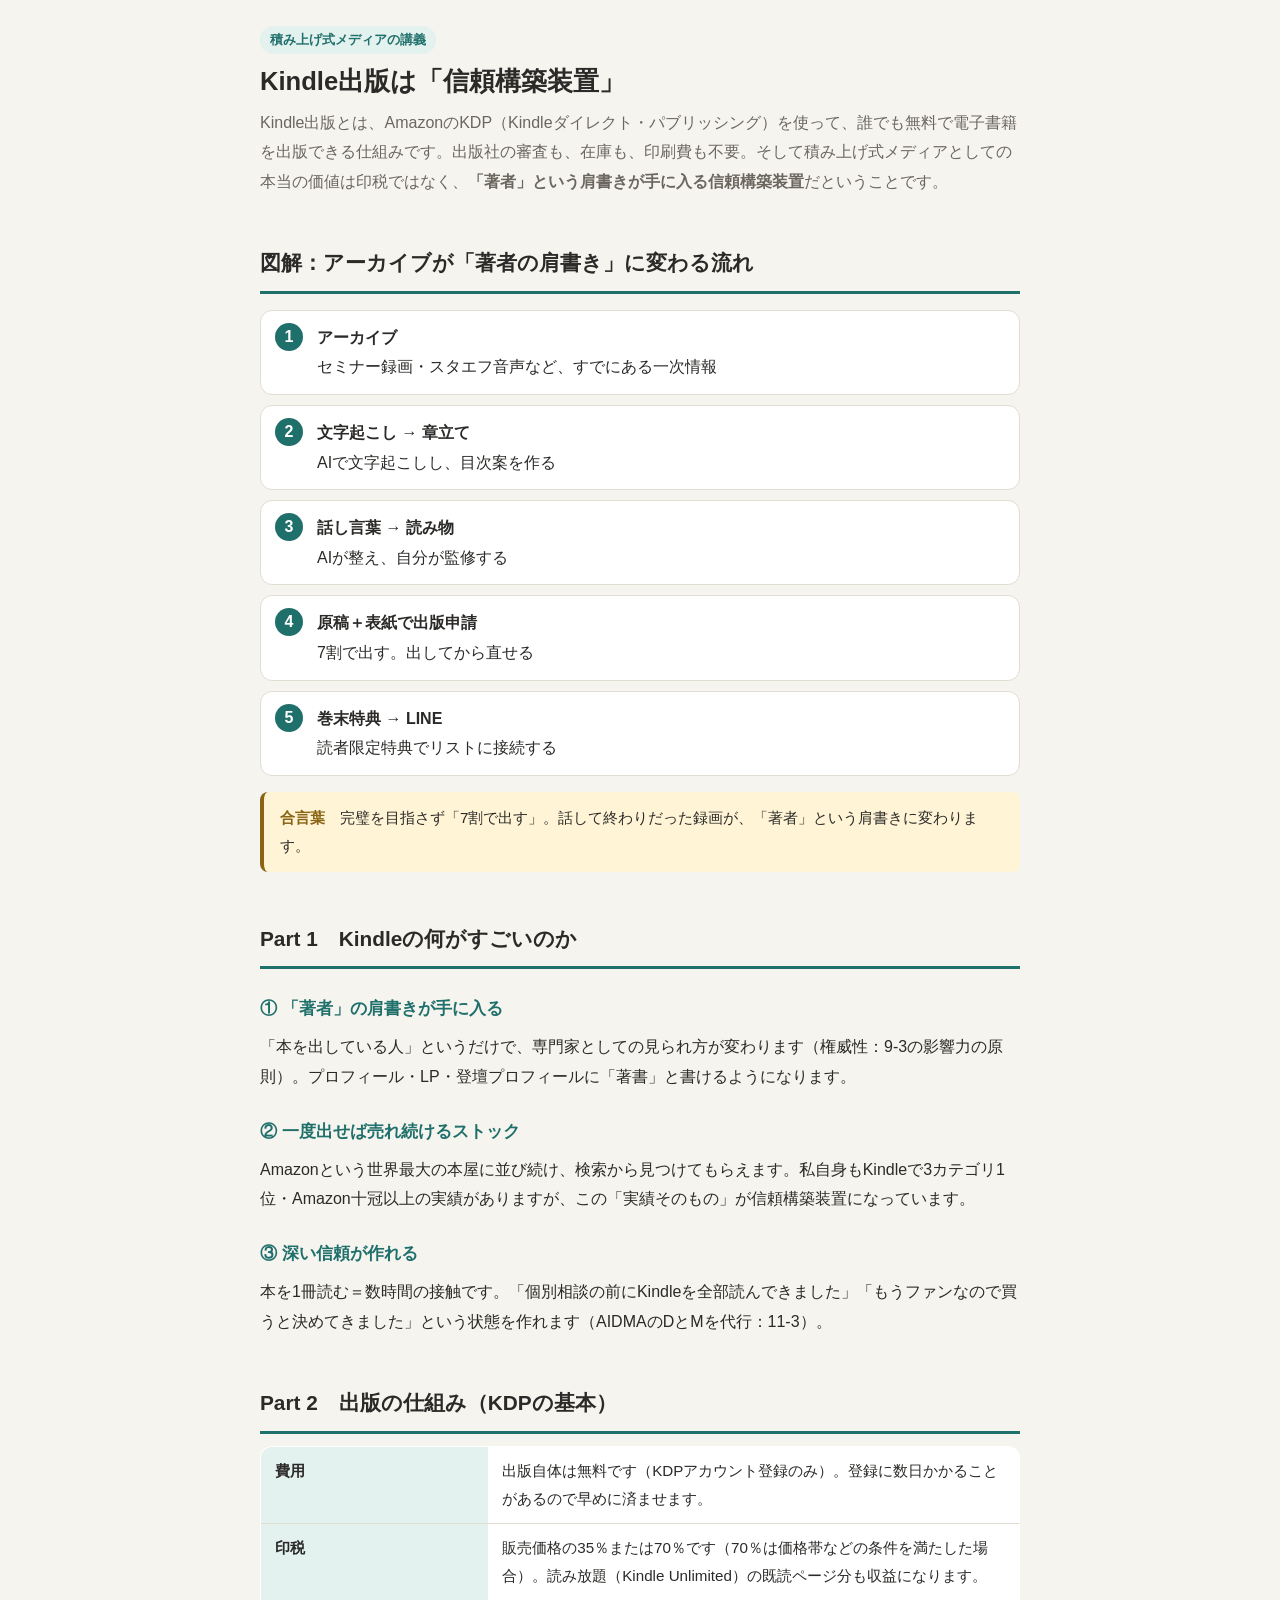
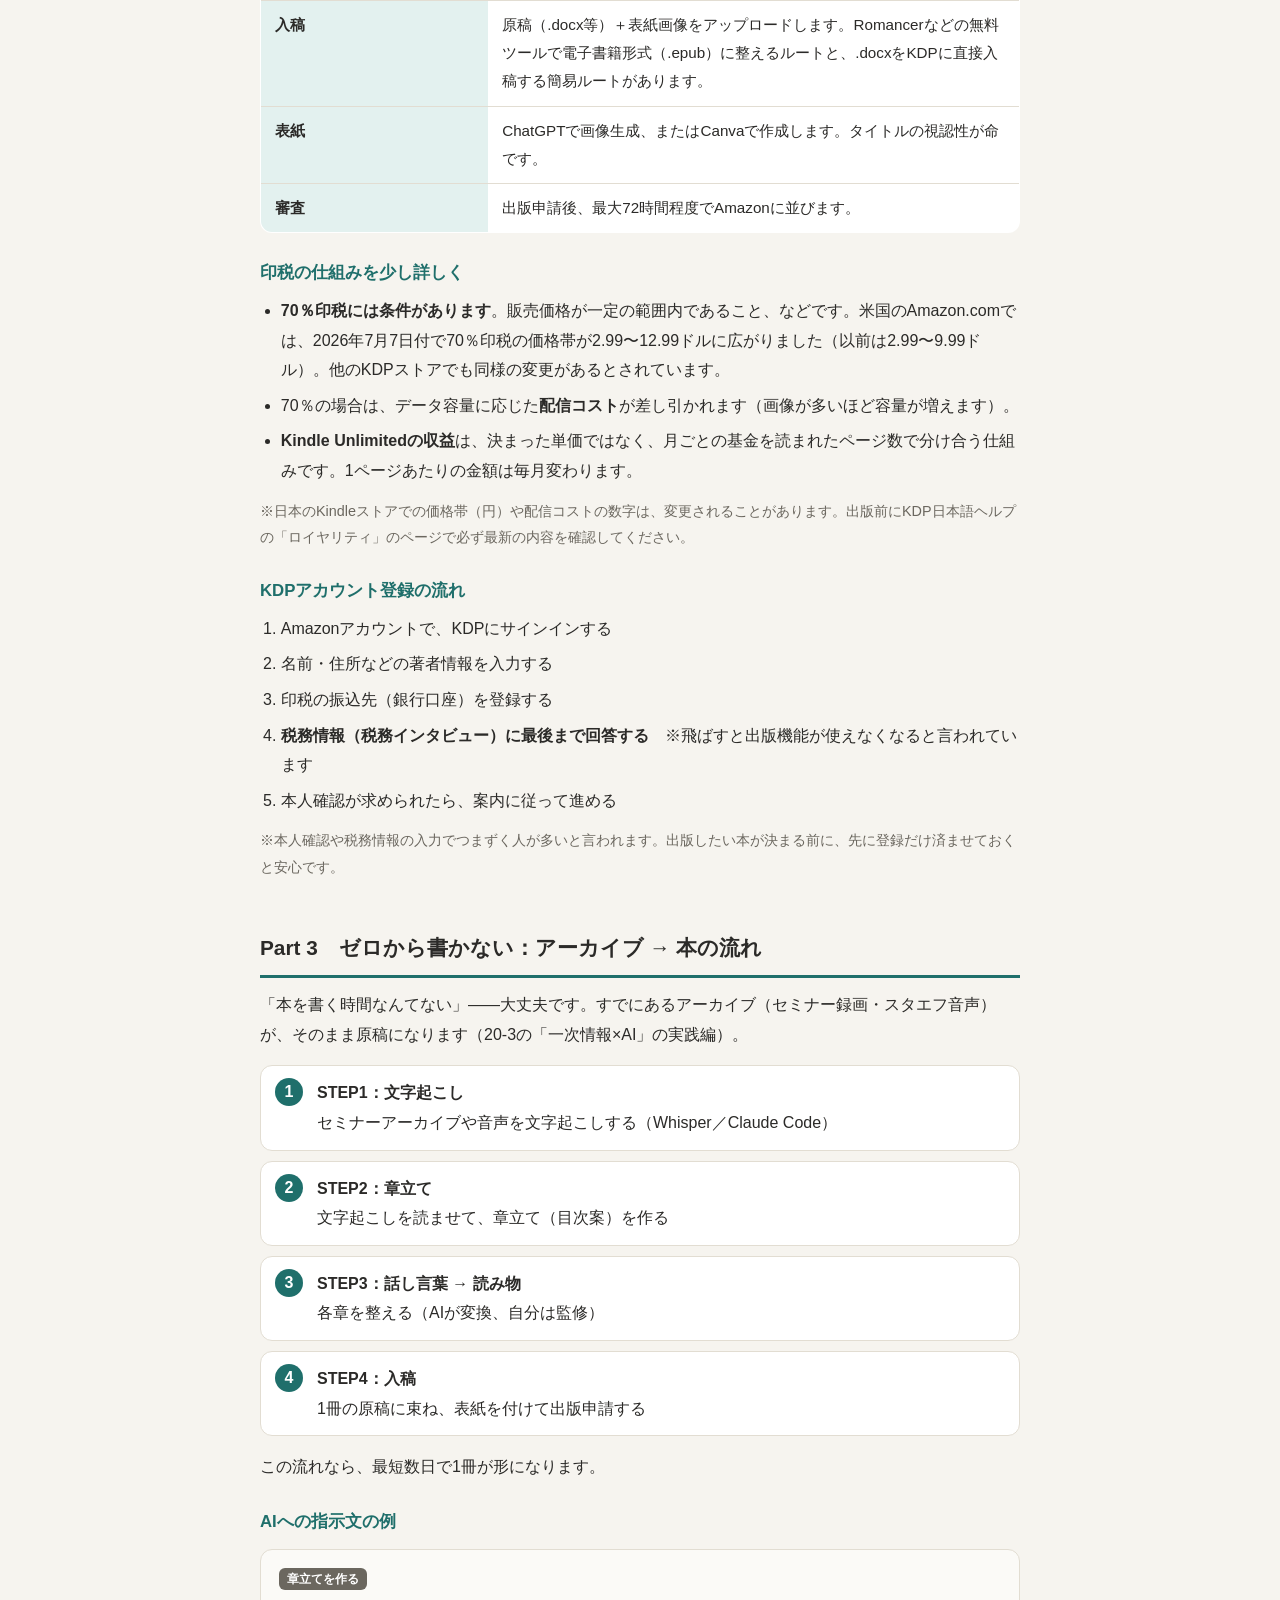
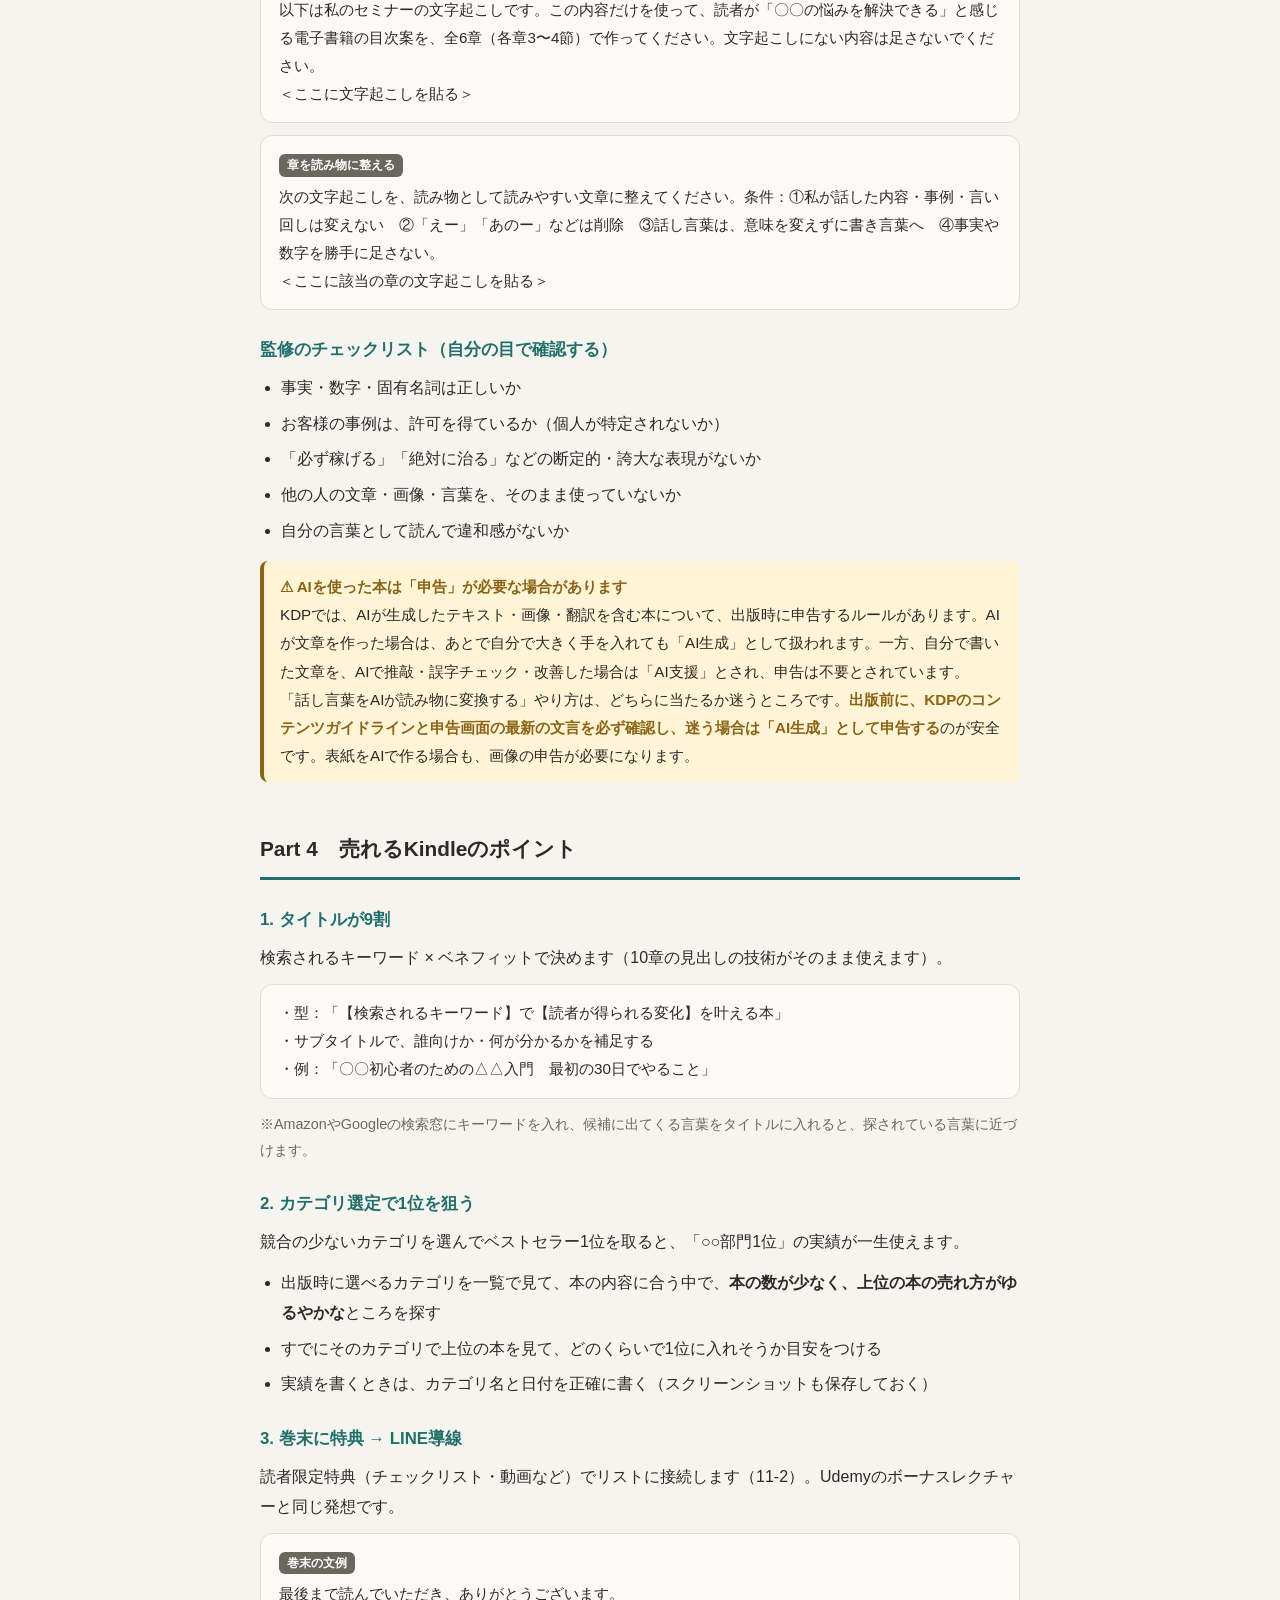
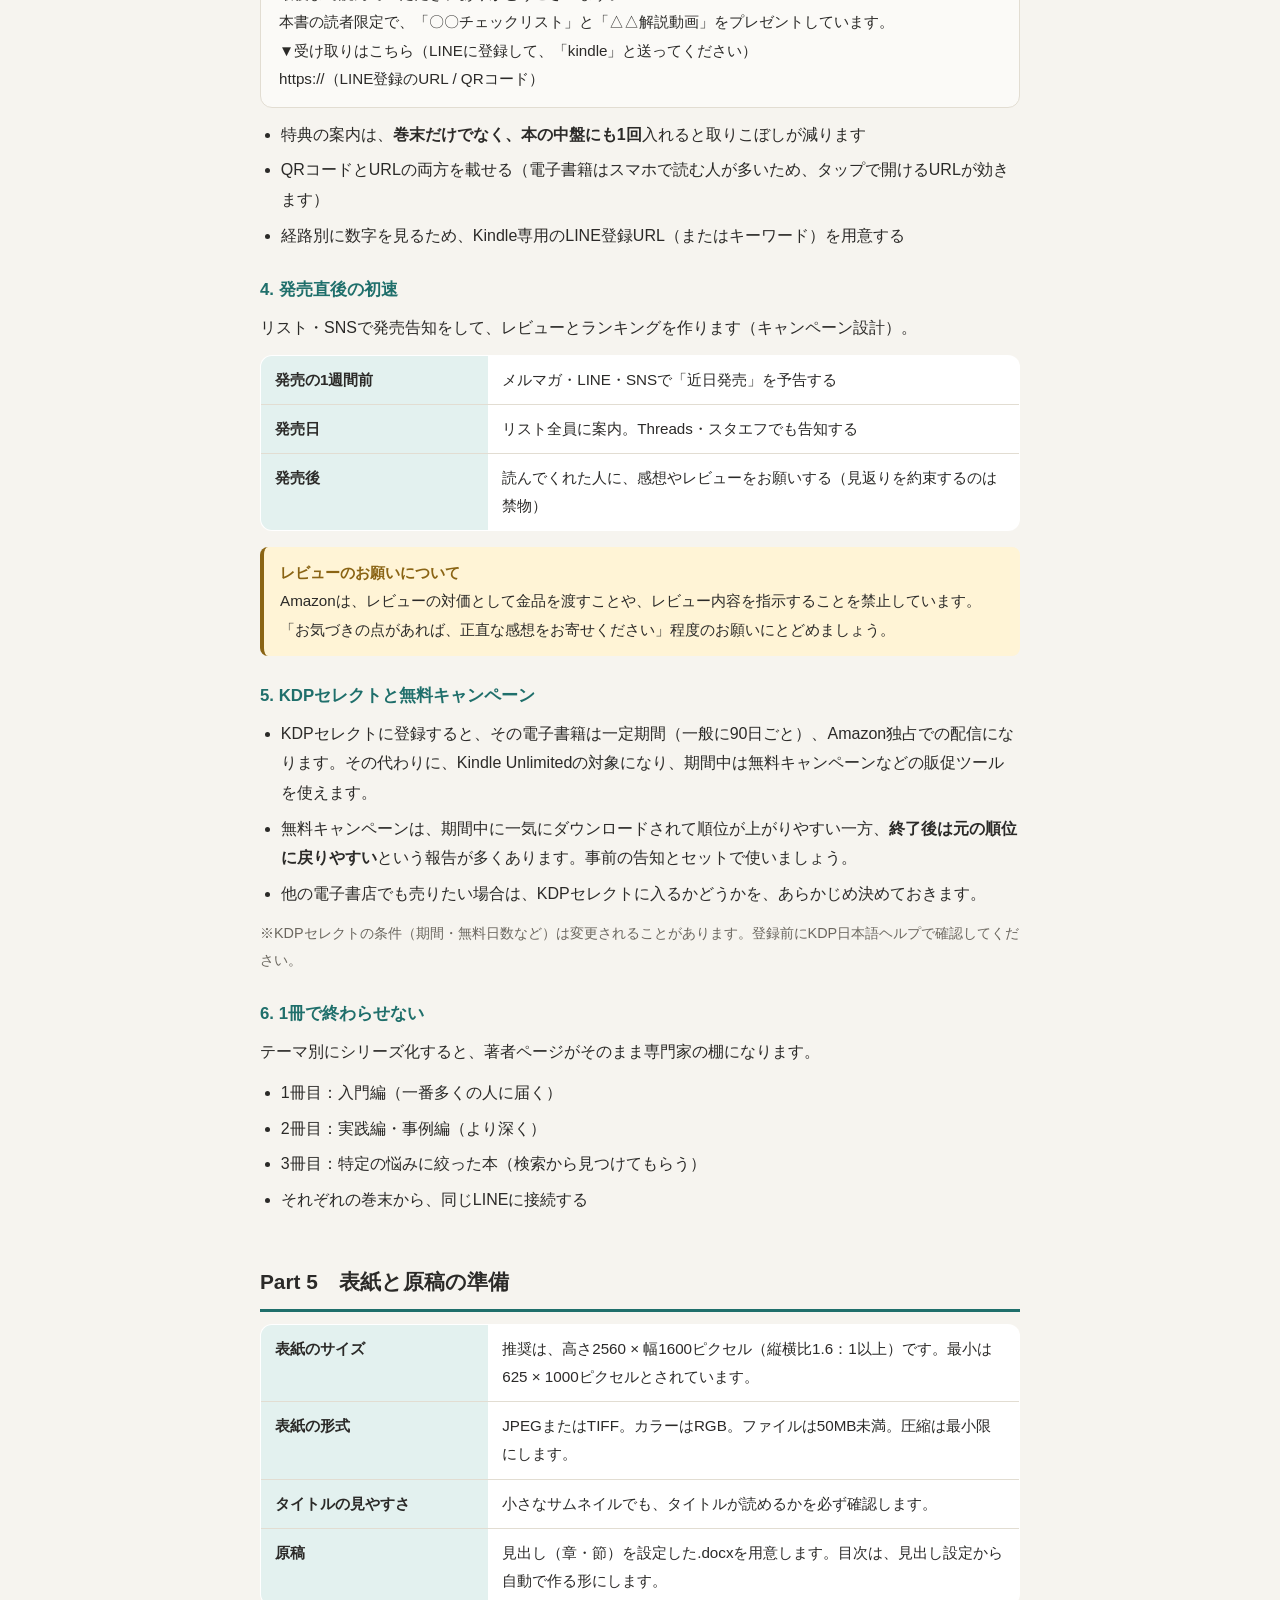
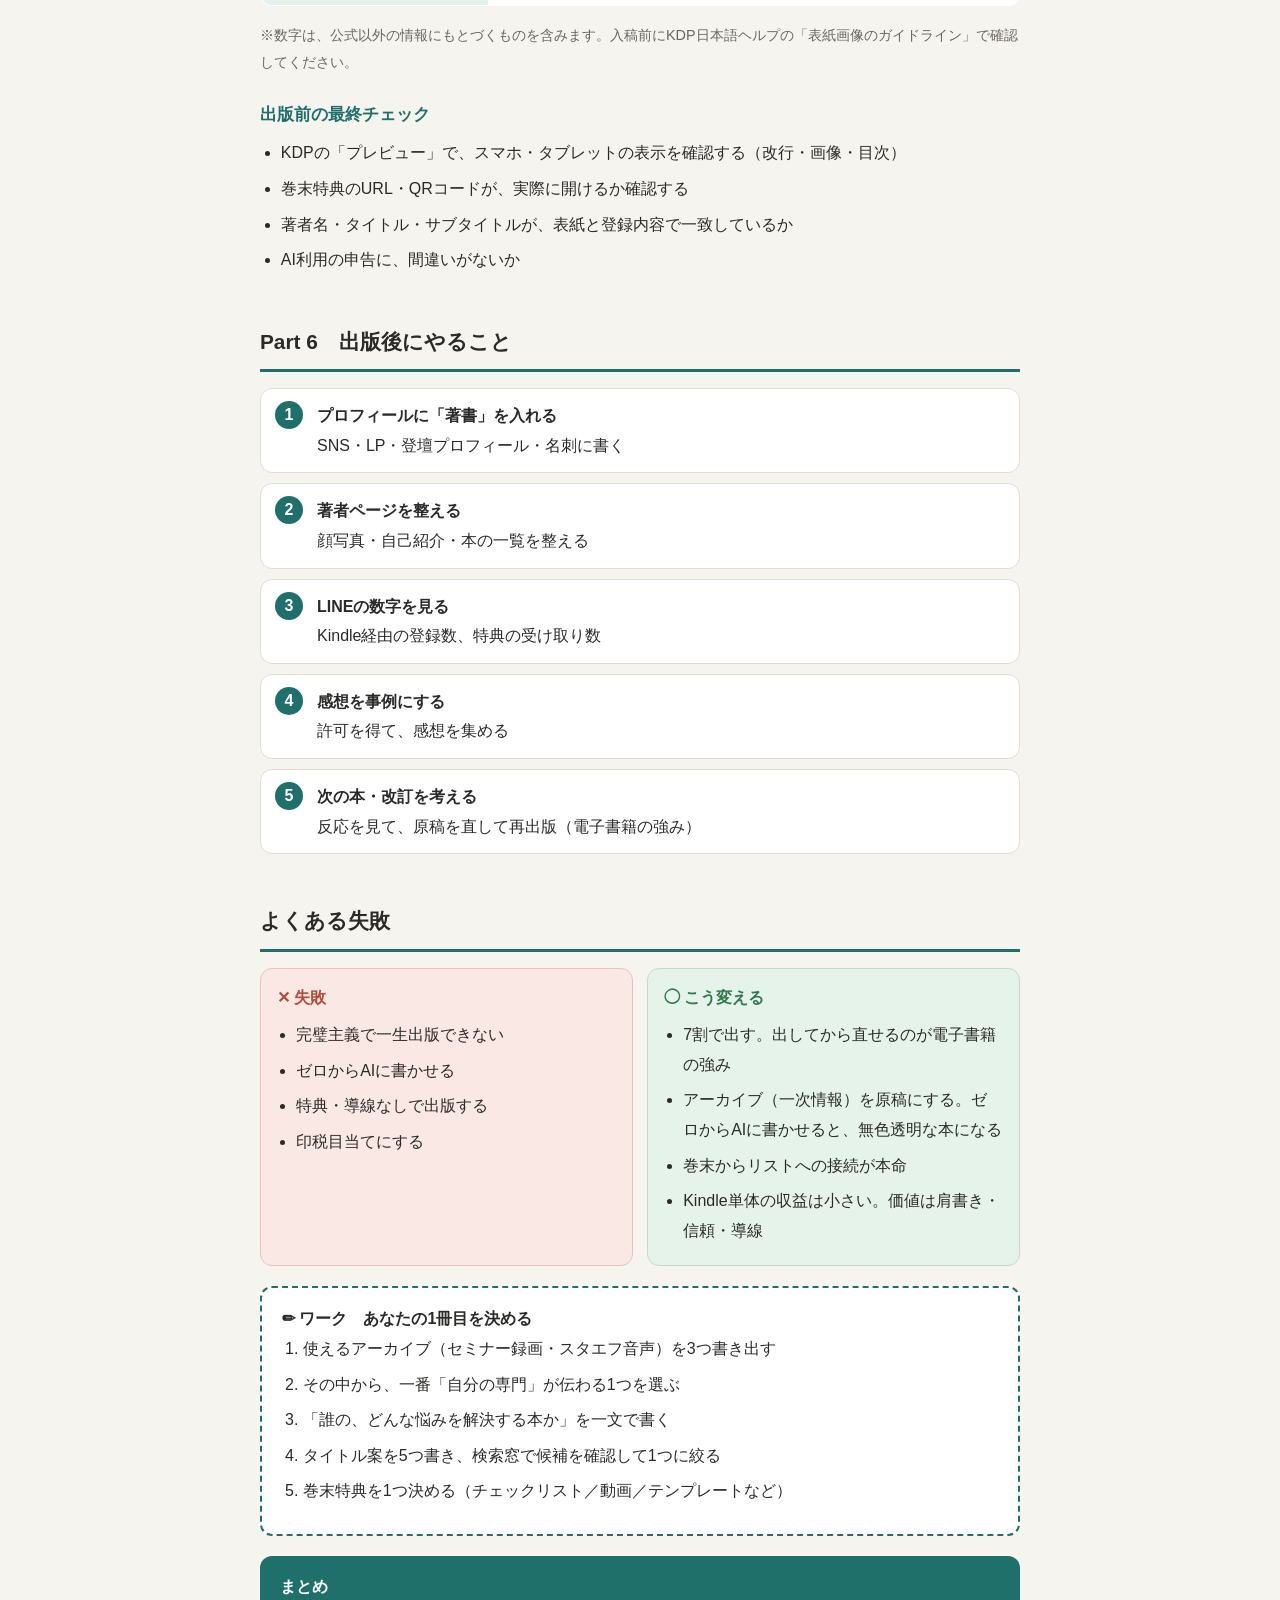
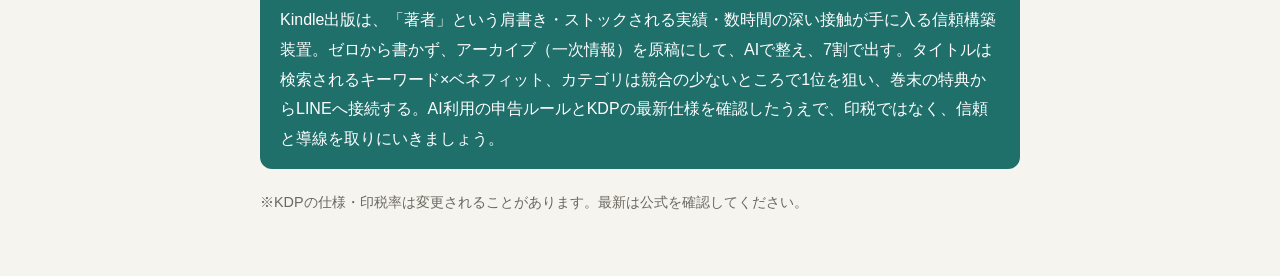
<file: kindle-publishing-lesson.html>
<!DOCTYPE html>
<html lang="ja">
<head>
<meta charset="utf-8">
<meta name="viewport" content="width=device-width, initial-scale=1">
<title>Kindle出版は「信頼構築装置」</title>
<style>
  body { margin: 0; background: #f6f4ef; }
  .lesson { --ink:#2b2a28; --muted:#6b675f; --line:#e2ddd2; --card:#fff; --accent:#1f6f6b; --accent-soft:#e3f1ef; --ng:#b54a3a; --ng-soft:#f9e8e4; --ok:#2f7a4a; --ok-soft:#e6f3ea; --warn-soft:#fff4d6; --warn:#8a6414;
    max-width: 760px; margin: 0 auto; padding: 24px 16px 48px; color: var(--ink); font-family: "Hiragino Sans","Noto Sans JP","Yu Gothic",Meiryo,sans-serif; line-height: 1.85; font-size: 16px; }
  .lesson * { box-sizing: border-box; }
  .lesson h1 { font-size: 1.6rem; line-height: 1.4; margin: 0 0 8px; }
  .lesson h2 { font-size: 1.3rem; margin: 48px 0 12px; padding-bottom: 8px; border-bottom: 3px solid var(--accent); }
  .lesson h3 { font-size: 1.05rem; margin: 24px 0 8px; color: var(--accent); }
  .lesson p { margin: 0 0 12px; }
  .lesson ul, .lesson ol.plain { margin: 0 0 12px; padding-left: 1.3em; }
  .lesson li { margin-bottom: 6px; }
  .lesson .lead { color: var(--muted); }
  .lesson .tag { display: inline-block; font-size: .8rem; background: var(--accent-soft); color: var(--accent); padding: 2px 10px; border-radius: 99px; font-weight: 700; margin-bottom: 10px; }
  .lesson .compare { display: grid; grid-template-columns: 1fr 1fr; gap: 14px; margin: 16px 0; }
  .lesson .col { border-radius: 12px; padding: 14px 16px; }
  .lesson .col.ng { background: var(--ng-soft); border: 1px solid #e8c3bb; }
  .lesson .col.ok { background: var(--ok-soft); border: 1px solid #bfdcc9; }
  .lesson .col .ttl { font-weight: 700; margin-bottom: 8px; }
  .lesson .col.ng .ttl { color: var(--ng); }
  .lesson .col.ok .ttl { color: var(--ok); }
  .lesson .col ul { margin: 0; padding-left: 1.2em; }
  .lesson .steps { list-style: none; padding: 0; counter-reset: s; }
  .lesson .steps li { counter-increment: s; background: var(--card); border: 1px solid var(--line); border-radius: 12px; padding: 12px 16px 12px 56px; position: relative; margin-bottom: 10px; }
  .lesson .steps li::before { content: counter(s); position: absolute; left: 14px; top: 12px; width: 28px; height: 28px; border-radius: 50%; background: var(--accent); color: #fff; text-align: center; line-height: 28px; font-weight: 700; }
  .lesson .steps b { display: block; }
  .lesson table { width: 100%; border-collapse: collapse; background: var(--card); border: 1px solid var(--line); border-radius: 12px; overflow: hidden; margin: 12px 0 16px; font-size: .95rem; }
  .lesson th, .lesson td { padding: 10px 14px; border-bottom: 1px solid var(--line); text-align: left; vertical-align: top; }
  .lesson th { background: var(--accent-soft); width: 30%; }
  .lesson tr:last-child th, .lesson tr:last-child td { border-bottom: 0; }
  .lesson .note { background: var(--warn-soft); border-left: 4px solid var(--warn); border-radius: 8px; padding: 12px 16px; margin: 16px 0; font-size: .95rem; }
  .lesson .note b { color: var(--warn); }
  .lesson .sample { background: #fbfaf7; border: 1px solid var(--line); border-radius: 12px; padding: 14px 18px; margin: 12px 0; font-size: .95rem; }
  .lesson .sample .lbl { display: inline-block; font-size: .75rem; font-weight: 700; color: #fff; background: var(--muted); border-radius: 6px; padding: 0 8px; margin-bottom: 6px; }
  .lesson .summary { background: var(--accent); color: #fff; border-radius: 12px; padding: 16px 20px; margin: 20px 0; }
  .lesson .summary b { display: block; margin-bottom: 4px; }
  .lesson .work { background: var(--card); border: 2px dashed var(--accent); border-radius: 12px; padding: 16px 20px; margin: 20px 0; }
  .lesson .tips { font-size: .9rem; color: var(--muted); }
  @media (max-width: 600px) {
    .lesson .compare { grid-template-columns: 1fr; }
    .lesson th { width: 38%; }
  }
</style>
</head>
<body>
<div class="lesson">

  <span class="tag">積み上げ式メディアの講義</span>
  <h1>Kindle出版は「信頼構築装置」</h1>
  <p class="lead">Kindle出版とは、AmazonのKDP（Kindleダイレクト・パブリッシング）を使って、誰でも無料で電子書籍を出版できる仕組みです。出版社の審査も、在庫も、印刷費も不要。そして積み上げ式メディアとしての本当の価値は印税ではなく、<b>「著者」という肩書きが手に入る信頼構築装置</b>だということです。</p>

  <!-- ===== 図解 ===== -->
  <h2>図解：アーカイブが「著者の肩書き」に変わる流れ</h2>
  <ol class="steps">
    <li><b>アーカイブ</b>セミナー録画・スタエフ音声など、すでにある一次情報</li>
    <li><b>文字起こし → 章立て</b>AIで文字起こしし、目次案を作る</li>
    <li><b>話し言葉 → 読み物</b>AIが整え、自分が監修する</li>
    <li><b>原稿＋表紙で出版申請</b>7割で出す。出してから直せる</li>
    <li><b>巻末特典 → LINE</b>読者限定特典でリストに接続する</li>
  </ol>
  <div class="note"><b>合言葉</b>　完璧を目指さず「7割で出す」。話して終わりだった録画が、「著者」という肩書きに変わります。</div>

  <!-- ===== Part 1 ===== -->
  <h2>Part 1　Kindleの何がすごいのか</h2>

  <h3>① 「著者」の肩書きが手に入る</h3>
  <p>「本を出している人」というだけで、専門家としての見られ方が変わります（権威性：9-3の影響力の原則）。プロフィール・LP・登壇プロフィールに「著書」と書けるようになります。</p>

  <h3>② 一度出せば売れ続けるストック</h3>
  <p>Amazonという世界最大の本屋に並び続け、検索から見つけてもらえます。私自身もKindleで3カテゴリ1位・Amazon十冠以上の実績がありますが、この「実績そのもの」が信頼構築装置になっています。</p>

  <h3>③ 深い信頼が作れる</h3>
  <p>本を1冊読む＝数時間の接触です。「個別相談の前にKindleを全部読んできました」「もうファンなので買うと決めてきました」という状態を作れます（AIDMAのDとMを代行：11-3）。</p>

  <!-- ===== Part 2 ===== -->
  <h2>Part 2　出版の仕組み（KDPの基本）</h2>
  <table>
    <tr><th>費用</th><td>出版自体は無料です（KDPアカウント登録のみ）。登録に数日かかることがあるので早めに済ませます。</td></tr>
    <tr><th>印税</th><td>販売価格の35％または70％です（70％は価格帯などの条件を満たした場合）。読み放題（Kindle Unlimited）の既読ページ分も収益になります。</td></tr>
    <tr><th>入稿</th><td>原稿（.docx等）＋表紙画像をアップロードします。Romancerなどの無料ツールで電子書籍形式（.epub）に整えるルートと、.docxをKDPに直接入稿する簡易ルートがあります。</td></tr>
    <tr><th>表紙</th><td>ChatGPTで画像生成、またはCanvaで作成します。タイトルの視認性が命です。</td></tr>
    <tr><th>審査</th><td>出版申請後、最大72時間程度でAmazonに並びます。</td></tr>
  </table>

  <h3>印税の仕組みを少し詳しく</h3>
  <ul>
    <li><b>70％印税には条件があります</b>。販売価格が一定の範囲内であること、などです。米国のAmazon.comでは、2026年7月7日付で70％印税の価格帯が2.99〜12.99ドルに広がりました（以前は2.99〜9.99ドル）。他のKDPストアでも同様の変更があるとされています。</li>
    <li>70％の場合は、データ容量に応じた<b>配信コスト</b>が差し引かれます（画像が多いほど容量が増えます）。</li>
    <li><b>Kindle Unlimitedの収益</b>は、決まった単価ではなく、月ごとの基金を読まれたページ数で分け合う仕組みです。1ページあたりの金額は毎月変わります。</li>
  </ul>
  <p class="tips">※日本のKindleストアでの価格帯（円）や配信コストの数字は、変更されることがあります。出版前にKDP日本語ヘルプの「ロイヤリティ」のページで必ず最新の内容を確認してください。</p>

  <h3>KDPアカウント登録の流れ</h3>
  <ol class="plain">
    <li>Amazonアカウントで、KDPにサインインする</li>
    <li>名前・住所などの著者情報を入力する</li>
    <li>印税の振込先（銀行口座）を登録する</li>
    <li><b>税務情報（税務インタビュー）に最後まで回答する</b>　※飛ばすと出版機能が使えなくなると言われています</li>
    <li>本人確認が求められたら、案内に従って進める</li>
  </ol>
  <p class="tips">※本人確認や税務情報の入力でつまずく人が多いと言われます。出版したい本が決まる前に、先に登録だけ済ませておくと安心です。</p>

  <!-- ===== Part 3 ===== -->
  <h2>Part 3　ゼロから書かない：アーカイブ → 本の流れ</h2>
  <p>「本を書く時間なんてない」——大丈夫です。すでにあるアーカイブ（セミナー録画・スタエフ音声）が、そのまま原稿になります（20-3の「一次情報×AI」の実践編）。</p>
  <ol class="steps">
    <li><b>STEP1：文字起こし</b>セミナーアーカイブや音声を文字起こしする（Whisper／Claude Code）</li>
    <li><b>STEP2：章立て</b>文字起こしを読ませて、章立て（目次案）を作る</li>
    <li><b>STEP3：話し言葉 → 読み物</b>各章を整える（AIが変換、自分は監修）</li>
    <li><b>STEP4：入稿</b>1冊の原稿に束ね、表紙を付けて出版申請する</li>
  </ol>
  <p>この流れなら、最短数日で1冊が形になります。</p>

  <h3>AIへの指示文の例</h3>
  <div class="sample"><span class="lbl">章立てを作る</span><br>
    以下は私のセミナーの文字起こしです。この内容だけを使って、読者が「〇〇の悩みを解決できる」と感じる電子書籍の目次案を、全6章（各章3〜4節）で作ってください。文字起こしにない内容は足さないでください。<br>
    ＜ここに文字起こしを貼る＞</div>
  <div class="sample"><span class="lbl">章を読み物に整える</span><br>
    次の文字起こしを、読み物として読みやすい文章に整えてください。条件：①私が話した内容・事例・言い回しは変えない　②「えー」「あのー」などは削除　③話し言葉は、意味を変えずに書き言葉へ　④事実や数字を勝手に足さない。<br>
    ＜ここに該当の章の文字起こしを貼る＞</div>

  <h3>監修のチェックリスト（自分の目で確認する）</h3>
  <ul>
    <li>事実・数字・固有名詞は正しいか</li>
    <li>お客様の事例は、許可を得ているか（個人が特定されないか）</li>
    <li>「必ず稼げる」「絶対に治る」などの断定的・誇大な表現がないか</li>
    <li>他の人の文章・画像・言葉を、そのまま使っていないか</li>
    <li>自分の言葉として読んで違和感がないか</li>
  </ul>

  <div class="note">
    <b>⚠ AIを使った本は「申告」が必要な場合があります</b><br>
    KDPでは、AIが生成したテキスト・画像・翻訳を含む本について、出版時に申告するルールがあります。AIが文章を作った場合は、あとで自分で大きく手を入れても「AI生成」として扱われます。一方、自分で書いた文章を、AIで推敲・誤字チェック・改善した場合は「AI支援」とされ、申告は不要とされています。<br>
    「話し言葉をAIが読み物に変換する」やり方は、どちらに当たるか迷うところです。<b>出版前に、KDPのコンテンツガイドラインと申告画面の最新の文言を必ず確認し、迷う場合は「AI生成」として申告する</b>のが安全です。表紙をAIで作る場合も、画像の申告が必要になります。
  </div>

  <!-- ===== Part 4 ===== -->
  <h2>Part 4　売れるKindleのポイント</h2>

  <h3>1. タイトルが9割</h3>
  <p>検索されるキーワード × ベネフィットで決めます（10章の見出しの技術がそのまま使えます）。</p>
  <div class="sample">
    ・型：「【検索されるキーワード】で【読者が得られる変化】を叶える本」<br>
    ・サブタイトルで、誰向けか・何が分かるかを補足する<br>
    ・例：「〇〇初心者のための△△入門　最初の30日でやること」</div>
  <p class="tips">※AmazonやGoogleの検索窓にキーワードを入れ、候補に出てくる言葉をタイトルに入れると、探されている言葉に近づけます。</p>

  <h3>2. カテゴリ選定で1位を狙う</h3>
  <p>競合の少ないカテゴリを選んでベストセラー1位を取ると、「○○部門1位」の実績が一生使えます。</p>
  <ul>
    <li>出版時に選べるカテゴリを一覧で見て、本の内容に合う中で、<b>本の数が少なく、上位の本の売れ方がゆるやかな</b>ところを探す</li>
    <li>すでにそのカテゴリで上位の本を見て、どのくらいで1位に入れそうか目安をつける</li>
    <li>実績を書くときは、カテゴリ名と日付を正確に書く（スクリーンショットも保存しておく）</li>
  </ul>

  <h3>3. 巻末に特典 → LINE導線</h3>
  <p>読者限定特典（チェックリスト・動画など）でリストに接続します（11-2）。Udemyのボーナスレクチャーと同じ発想です。</p>
  <div class="sample"><span class="lbl">巻末の文例</span><br>
    最後まで読んでいただき、ありがとうございます。<br>
    本書の読者限定で、「〇〇チェックリスト」と「△△解説動画」をプレゼントしています。<br>
    ▼受け取りはこちら（LINEに登録して、「kindle」と送ってください）<br>
    https://（LINE登録のURL / QRコード）</div>
  <ul>
    <li>特典の案内は、<b>巻末だけでなく、本の中盤にも1回</b>入れると取りこぼしが減ります</li>
    <li>QRコードとURLの両方を載せる（電子書籍はスマホで読む人が多いため、タップで開けるURLが効きます）</li>
    <li>経路別に数字を見るため、Kindle専用のLINE登録URL（またはキーワード）を用意する</li>
  </ul>

  <h3>4. 発売直後の初速</h3>
  <p>リスト・SNSで発売告知をして、レビューとランキングを作ります（キャンペーン設計）。</p>
  <table>
    <tr><th>発売の1週間前</th><td>メルマガ・LINE・SNSで「近日発売」を予告する</td></tr>
    <tr><th>発売日</th><td>リスト全員に案内。Threads・スタエフでも告知する</td></tr>
    <tr><th>発売後</th><td>読んでくれた人に、感想やレビューをお願いする（見返りを約束するのは禁物）</td></tr>
  </table>
  <div class="note">
    <b>レビューのお願いについて</b><br>
    Amazonは、レビューの対価として金品を渡すことや、レビュー内容を指示することを禁止しています。「お気づきの点があれば、正直な感想をお寄せください」程度のお願いにとどめましょう。
  </div>

  <h3>5. KDPセレクトと無料キャンペーン</h3>
  <ul>
    <li>KDPセレクトに登録すると、その電子書籍は一定期間（一般に90日ごと）、Amazon独占での配信になります。その代わりに、Kindle Unlimitedの対象になり、期間中は無料キャンペーンなどの販促ツールを使えます。</li>
    <li>無料キャンペーンは、期間中に一気にダウンロードされて順位が上がりやすい一方、<b>終了後は元の順位に戻りやすい</b>という報告が多くあります。事前の告知とセットで使いましょう。</li>
    <li>他の電子書店でも売りたい場合は、KDPセレクトに入るかどうかを、あらかじめ決めておきます。</li>
  </ul>
  <p class="tips">※KDPセレクトの条件（期間・無料日数など）は変更されることがあります。登録前にKDP日本語ヘルプで確認してください。</p>

  <h3>6. 1冊で終わらせない</h3>
  <p>テーマ別にシリーズ化すると、著者ページがそのまま専門家の棚になります。</p>
  <ul>
    <li>1冊目：入門編（一番多くの人に届く）</li>
    <li>2冊目：実践編・事例編（より深く）</li>
    <li>3冊目：特定の悩みに絞った本（検索から見つけてもらう）</li>
    <li>それぞれの巻末から、同じLINEに接続する</li>
  </ul>

  <!-- ===== Part 5 ===== -->
  <h2>Part 5　表紙と原稿の準備</h2>
  <table>
    <tr><th>表紙のサイズ</th><td>推奨は、高さ2560 × 幅1600ピクセル（縦横比1.6：1以上）です。最小は625 × 1000ピクセルとされています。</td></tr>
    <tr><th>表紙の形式</th><td>JPEGまたはTIFF。カラーはRGB。ファイルは50MB未満。圧縮は最小限にします。</td></tr>
    <tr><th>タイトルの見やすさ</th><td>小さなサムネイルでも、タイトルが読めるかを必ず確認します。</td></tr>
    <tr><th>原稿</th><td>見出し（章・節）を設定した.docxを用意します。目次は、見出し設定から自動で作る形にします。</td></tr>
  </table>
  <p class="tips">※数字は、公式以外の情報にもとづくものを含みます。入稿前にKDP日本語ヘルプの「表紙画像のガイドライン」で確認してください。</p>

  <h3>出版前の最終チェック</h3>
  <ul>
    <li>KDPの「プレビュー」で、スマホ・タブレットの表示を確認する（改行・画像・目次）</li>
    <li>巻末特典のURL・QRコードが、実際に開けるか確認する</li>
    <li>著者名・タイトル・サブタイトルが、表紙と登録内容で一致しているか</li>
    <li>AI利用の申告に、間違いがないか</li>
  </ul>

  <!-- ===== Part 6 ===== -->
  <h2>Part 6　出版後にやること</h2>
  <ol class="steps">
    <li><b>プロフィールに「著書」を入れる</b>SNS・LP・登壇プロフィール・名刺に書く</li>
    <li><b>著者ページを整える</b>顔写真・自己紹介・本の一覧を整える</li>
    <li><b>LINEの数字を見る</b>Kindle経由の登録数、特典の受け取り数</li>
    <li><b>感想を事例にする</b>許可を得て、感想を集める</li>
    <li><b>次の本・改訂を考える</b>反応を見て、原稿を直して再出版（電子書籍の強み）</li>
  </ol>

  <!-- ===== よくある失敗 ===== -->
  <h2>よくある失敗</h2>
  <div class="compare">
    <div class="col ng">
      <div class="ttl">✕ 失敗</div>
      <ul>
        <li>完璧主義で一生出版できない</li>
        <li>ゼロからAIに書かせる</li>
        <li>特典・導線なしで出版する</li>
        <li>印税目当てにする</li>
      </ul>
    </div>
    <div class="col ok">
      <div class="ttl">◯ こう変える</div>
      <ul>
        <li>7割で出す。出してから直せるのが電子書籍の強み</li>
        <li>アーカイブ（一次情報）を原稿にする。ゼロからAIに書かせると、無色透明な本になる</li>
        <li>巻末からリストへの接続が本命</li>
        <li>Kindle単体の収益は小さい。価値は肩書き・信頼・導線</li>
      </ul>
    </div>
  </div>

  <!-- ===== Work ===== -->
  <div class="work">
    <b>✏ ワーク　あなたの1冊目を決める</b>
    <ol class="plain">
      <li>使えるアーカイブ（セミナー録画・スタエフ音声）を3つ書き出す</li>
      <li>その中から、一番「自分の専門」が伝わる1つを選ぶ</li>
      <li>「誰の、どんな悩みを解決する本か」を一文で書く</li>
      <li>タイトル案を5つ書き、検索窓で候補を確認して1つに絞る</li>
      <li>巻末特典を1つ決める（チェックリスト／動画／テンプレートなど）</li>
    </ol>
  </div>

  <div class="summary"><b>まとめ</b>
    Kindle出版は、「著者」という肩書き・ストックされる実績・数時間の深い接触が手に入る信頼構築装置。ゼロから書かず、アーカイブ（一次情報）を原稿にして、AIで整え、7割で出す。タイトルは検索されるキーワード×ベネフィット、カテゴリは競合の少ないところで1位を狙い、巻末の特典からLINEへ接続する。AI利用の申告ルールとKDPの最新仕様を確認したうえで、印税ではなく、信頼と導線を取りにいきましょう。</div>

  <p class="tips">※KDPの仕様・印税率は変更されることがあります。最新は公式を確認してください。</p>

</div>
</body>
</html>
</file>
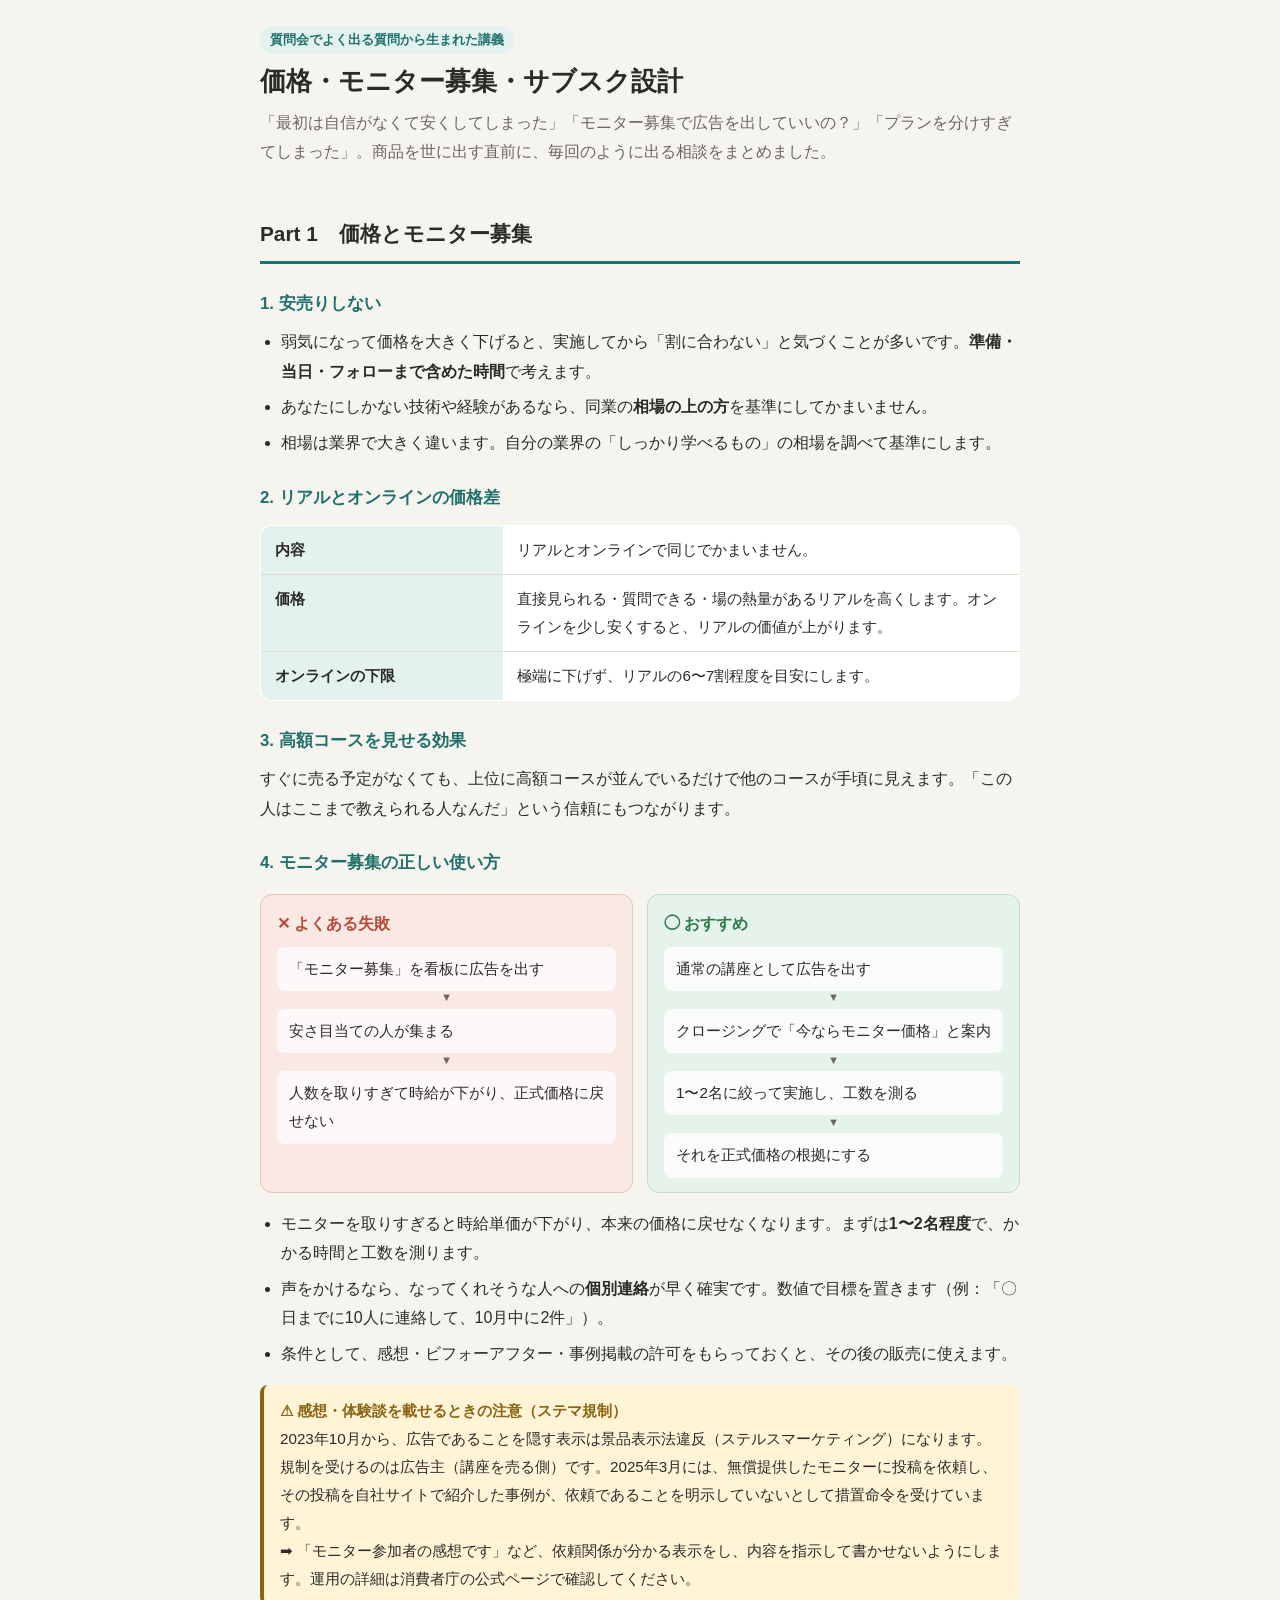
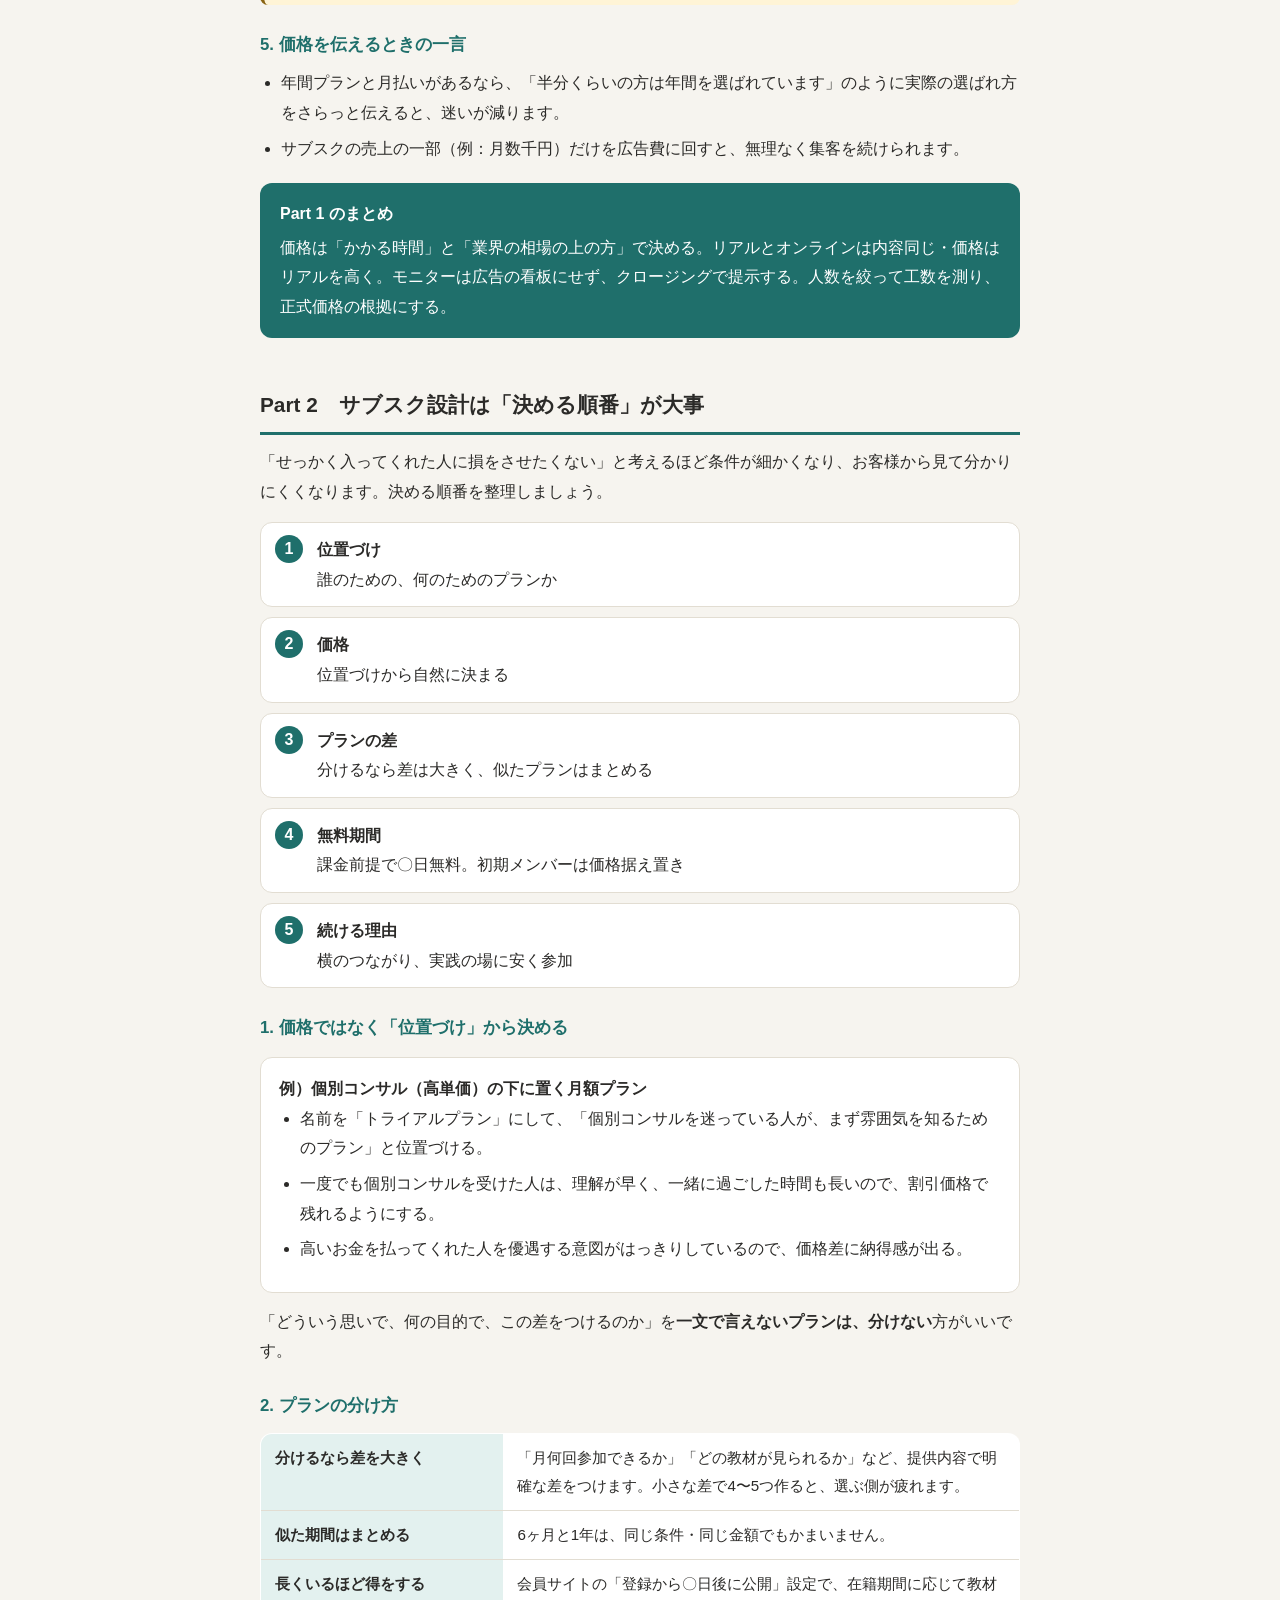
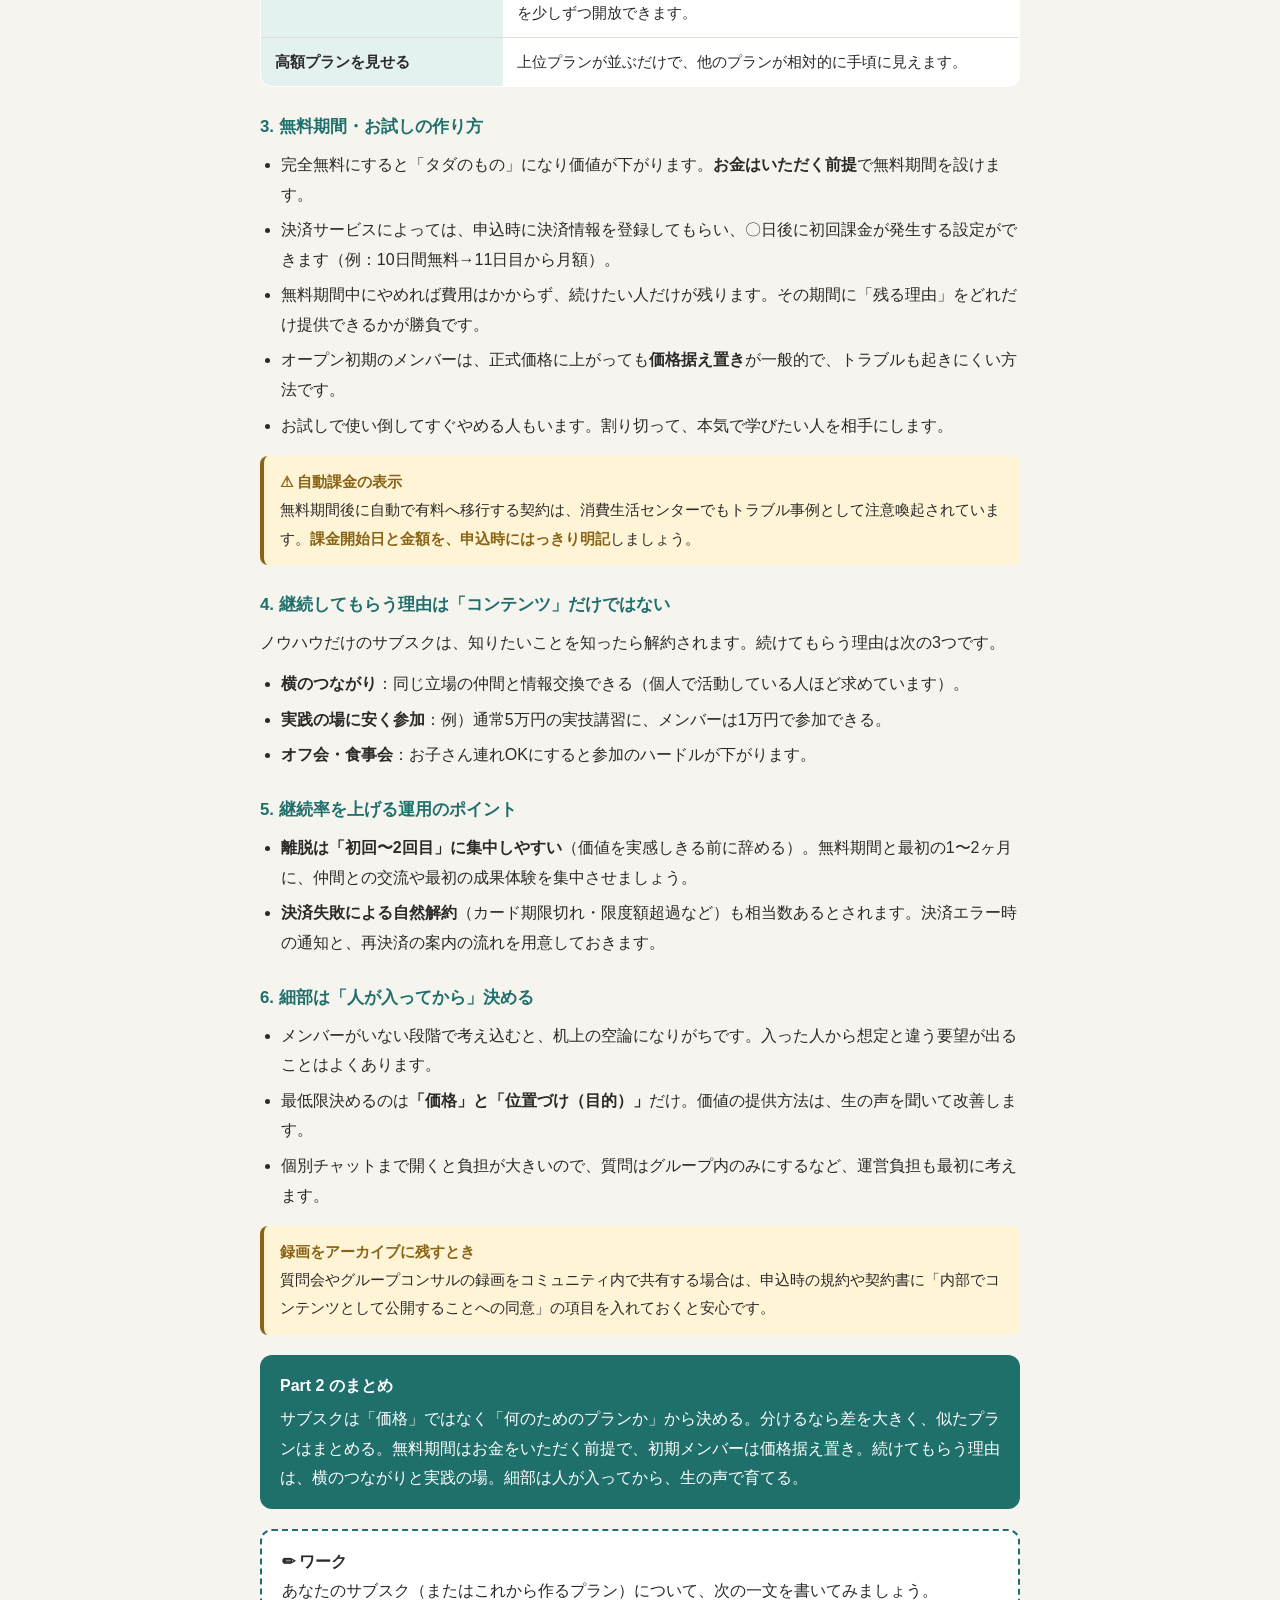
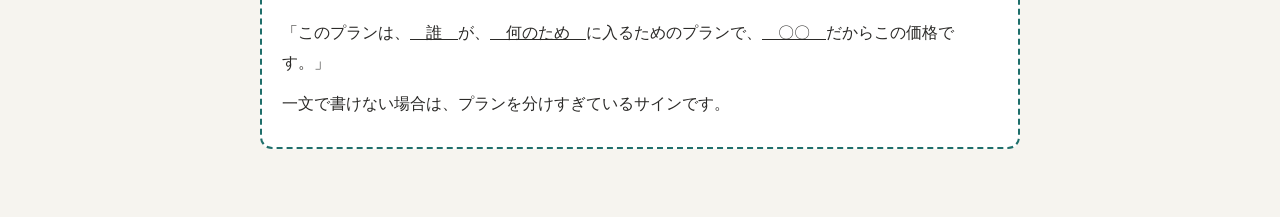
<file: monitor-subscription-lesson.html>
<!DOCTYPE html>
<html lang="ja">
<head>
<meta charset="utf-8">
<meta name="viewport" content="width=device-width, initial-scale=1">
<title>価格・モニター募集・サブスク設計</title>
<style>
  body { margin: 0; background: #f6f4ef; }
  .lesson { --ink:#2b2a28; --muted:#6b675f; --line:#e2ddd2; --card:#fff; --accent:#1f6f6b; --accent-soft:#e3f1ef; --ng:#b54a3a; --ng-soft:#f9e8e4; --ok:#2f7a4a; --ok-soft:#e6f3ea; --warn-soft:#fff4d6; --warn:#8a6414;
    max-width: 760px; margin: 0 auto; padding: 24px 16px 48px; color: var(--ink); font-family: "Hiragino Sans","Noto Sans JP","Yu Gothic",Meiryo,sans-serif; line-height: 1.85; font-size: 16px; }
  .lesson * { box-sizing: border-box; }
  .lesson h1 { font-size: 1.6rem; line-height: 1.4; margin: 0 0 8px; }
  .lesson h2 { font-size: 1.3rem; margin: 48px 0 12px; padding-bottom: 8px; border-bottom: 3px solid var(--accent); }
  .lesson h3 { font-size: 1.05rem; margin: 24px 0 8px; color: var(--accent); }
  .lesson p { margin: 0 0 12px; }
  .lesson ul { margin: 0 0 12px; padding-left: 1.3em; }
  .lesson li { margin-bottom: 6px; }
  .lesson .lead { color: var(--muted); }
  .lesson .tag { display: inline-block; font-size: .8rem; background: var(--accent-soft); color: var(--accent); padding: 2px 10px; border-radius: 99px; font-weight: 700; margin-bottom: 10px; }
  .lesson .card { background: var(--card); border: 1px solid var(--line); border-radius: 12px; padding: 16px 18px; margin: 14px 0; }
  .lesson .compare { display: grid; grid-template-columns: 1fr 1fr; gap: 14px; margin: 16px 0; }
  .lesson .col { border-radius: 12px; padding: 14px 16px; }
  .lesson .col.ng { background: var(--ng-soft); border: 1px solid #e8c3bb; }
  .lesson .col.ok { background: var(--ok-soft); border: 1px solid #bfdcc9; }
  .lesson .col .ttl { font-weight: 700; margin-bottom: 8px; }
  .lesson .col.ng .ttl { color: var(--ng); }
  .lesson .col.ok .ttl { color: var(--ok); }
  .lesson .flow { list-style: none; padding: 0; margin: 0; }
  .lesson .flow li { background: rgba(255,255,255,.75); border-radius: 8px; padding: 8px 12px; margin: 0 0 18px; font-size: .95rem; position: relative; }
  .lesson .flow li:last-child { margin-bottom: 0; }
  .lesson .flow li:not(:last-child)::after { content: "▼"; position: absolute; left: 50%; bottom: -17px; transform: translateX(-50%); font-size: .7rem; color: var(--muted); }
  .lesson .steps { list-style: none; padding: 0; counter-reset: s; }
  .lesson .steps li { counter-increment: s; background: var(--card); border: 1px solid var(--line); border-radius: 12px; padding: 12px 16px 12px 56px; position: relative; margin-bottom: 10px; }
  .lesson .steps li::before { content: counter(s); position: absolute; left: 14px; top: 12px; width: 28px; height: 28px; border-radius: 50%; background: var(--accent); color: #fff; text-align: center; line-height: 28px; font-weight: 700; }
  .lesson .steps b { display: block; }
  .lesson table { width: 100%; border-collapse: collapse; background: var(--card); border: 1px solid var(--line); border-radius: 12px; overflow: hidden; margin: 12px 0 16px; font-size: .95rem; }
  .lesson th, .lesson td { padding: 10px 14px; border-bottom: 1px solid var(--line); text-align: left; vertical-align: top; }
  .lesson th { background: var(--accent-soft); width: 32%; }
  .lesson tr:last-child th, .lesson tr:last-child td { border-bottom: 0; }
  .lesson .note { background: var(--warn-soft); border-left: 4px solid var(--warn); border-radius: 8px; padding: 12px 16px; margin: 16px 0; font-size: .95rem; }
  .lesson .note b { color: var(--warn); }
  .lesson .summary { background: var(--accent); color: #fff; border-radius: 12px; padding: 16px 20px; margin: 20px 0; }
  .lesson .summary b { display: block; margin-bottom: 4px; }
  .lesson .work { background: var(--card); border: 2px dashed var(--accent); border-radius: 12px; padding: 16px 20px; margin: 20px 0; }
  @media (max-width: 600px) {
    .lesson .compare { grid-template-columns: 1fr; }
    .lesson th { width: 38%; }
  }
</style>
</head>
<body>
<div class="lesson">

  <span class="tag">質問会でよく出る質問から生まれた講義</span>
  <h1>価格・モニター募集・サブスク設計</h1>
  <p class="lead">「最初は自信がなくて安くしてしまった」「モニター募集で広告を出していいの？」「プランを分けすぎてしまった」。商品を世に出す直前に、毎回のように出る相談をまとめました。</p>

  <!-- ===== Part 1 ===== -->
  <h2>Part 1　価格とモニター募集</h2>

  <h3>1. 安売りしない</h3>
  <ul>
    <li>弱気になって価格を大きく下げると、実施してから「割に合わない」と気づくことが多いです。<b>準備・当日・フォローまで含めた時間</b>で考えます。</li>
    <li>あなたにしかない技術や経験があるなら、同業の<b>相場の上の方</b>を基準にしてかまいません。</li>
    <li>相場は業界で大きく違います。自分の業界の「しっかり学べるもの」の相場を調べて基準にします。</li>
  </ul>

  <h3>2. リアルとオンラインの価格差</h3>
  <table>
    <tr><th>内容</th><td>リアルとオンラインで同じでかまいません。</td></tr>
    <tr><th>価格</th><td>直接見られる・質問できる・場の熱量があるリアルを高くします。オンラインを少し安くすると、リアルの価値が上がります。</td></tr>
    <tr><th>オンラインの下限</th><td>極端に下げず、リアルの6〜7割程度を目安にします。</td></tr>
  </table>

  <h3>3. 高額コースを見せる効果</h3>
  <p>すぐに売る予定がなくても、上位に高額コースが並んでいるだけで他のコースが手頃に見えます。「この人はここまで教えられる人なんだ」という信頼にもつながります。</p>

  <h3>4. モニター募集の正しい使い方</h3>
  <div class="compare">
    <div class="col ng">
      <div class="ttl">✕ よくある失敗</div>
      <ul class="flow">
        <li>「モニター募集」を看板に広告を出す</li>
        <li>安さ目当ての人が集まる</li>
        <li>人数を取りすぎて時給が下がり、正式価格に戻せない</li>
      </ul>
    </div>
    <div class="col ok">
      <div class="ttl">◯ おすすめ</div>
      <ul class="flow">
        <li>通常の講座として広告を出す</li>
        <li>クロージングで「今ならモニター価格」と案内</li>
        <li>1〜2名に絞って実施し、工数を測る</li>
        <li>それを正式価格の根拠にする</li>
      </ul>
    </div>
  </div>
  <ul>
    <li>モニターを取りすぎると時給単価が下がり、本来の価格に戻せなくなります。まずは<b>1〜2名程度</b>で、かかる時間と工数を測ります。</li>
    <li>声をかけるなら、なってくれそうな人への<b>個別連絡</b>が早く確実です。数値で目標を置きます（例：「〇日までに10人に連絡して、10月中に2件」）。</li>
    <li>条件として、感想・ビフォーアフター・事例掲載の許可をもらっておくと、その後の販売に使えます。</li>
  </ul>

  <div class="note">
    <b>⚠ 感想・体験談を載せるときの注意（ステマ規制）</b><br>
    2023年10月から、広告であることを隠す表示は景品表示法違反（ステルスマーケティング）になります。規制を受けるのは広告主（講座を売る側）です。2025年3月には、無償提供したモニターに投稿を依頼し、その投稿を自社サイトで紹介した事例が、依頼であることを明示していないとして措置命令を受けています。<br>
    ➡ 「モニター参加者の感想です」など、依頼関係が分かる表示をし、内容を指示して書かせないようにします。運用の詳細は消費者庁の公式ページで確認してください。
  </div>

  <h3>5. 価格を伝えるときの一言</h3>
  <ul>
    <li>年間プランと月払いがあるなら、「半分くらいの方は年間を選ばれています」のように実際の選ばれ方をさらっと伝えると、迷いが減ります。</li>
    <li>サブスクの売上の一部（例：月数千円）だけを広告費に回すと、無理なく集客を続けられます。</li>
  </ul>

  <div class="summary"><b>Part 1 のまとめ</b>
    価格は「かかる時間」と「業界の相場の上の方」で決める。リアルとオンラインは内容同じ・価格はリアルを高く。モニターは広告の看板にせず、クロージングで提示する。人数を絞って工数を測り、正式価格の根拠にする。</div>

  <!-- ===== Part 2 ===== -->
  <h2>Part 2　サブスク設計は「決める順番」が大事</h2>
  <p>「せっかく入ってくれた人に損をさせたくない」と考えるほど条件が細かくなり、お客様から見て分かりにくくなります。決める順番を整理しましょう。</p>

  <ol class="steps">
    <li><b>位置づけ</b>誰のための、何のためのプランか</li>
    <li><b>価格</b>位置づけから自然に決まる</li>
    <li><b>プランの差</b>分けるなら差は大きく、似たプランはまとめる</li>
    <li><b>無料期間</b>課金前提で〇日無料。初期メンバーは価格据え置き</li>
    <li><b>続ける理由</b>横のつながり、実践の場に安く参加</li>
  </ol>

  <h3>1. 価格ではなく「位置づけ」から決める</h3>
  <div class="card">
    <b>例）個別コンサル（高単価）の下に置く月額プラン</b>
    <ul>
      <li>名前を「トライアルプラン」にして、「個別コンサルを迷っている人が、まず雰囲気を知るためのプラン」と位置づける。</li>
      <li>一度でも個別コンサルを受けた人は、理解が早く、一緒に過ごした時間も長いので、割引価格で残れるようにする。</li>
      <li>高いお金を払ってくれた人を優遇する意図がはっきりしているので、価格差に納得感が出る。</li>
    </ul>
  </div>
  <p>「どういう思いで、何の目的で、この差をつけるのか」を<b>一文で言えないプランは、分けない</b>方がいいです。</p>

  <h3>2. プランの分け方</h3>
  <table>
    <tr><th>分けるなら差を大きく</th><td>「月何回参加できるか」「どの教材が見られるか」など、提供内容で明確な差をつけます。小さな差で4〜5つ作ると、選ぶ側が疲れます。</td></tr>
    <tr><th>似た期間はまとめる</th><td>6ヶ月と1年は、同じ条件・同じ金額でもかまいません。</td></tr>
    <tr><th>長くいるほど得をする</th><td>会員サイトの「登録から〇日後に公開」設定で、在籍期間に応じて教材を少しずつ開放できます。</td></tr>
    <tr><th>高額プランを見せる</th><td>上位プランが並ぶだけで、他のプランが相対的に手頃に見えます。</td></tr>
  </table>

  <h3>3. 無料期間・お試しの作り方</h3>
  <ul>
    <li>完全無料にすると「タダのもの」になり価値が下がります。<b>お金はいただく前提</b>で無料期間を設けます。</li>
    <li>決済サービスによっては、申込時に決済情報を登録してもらい、〇日後に初回課金が発生する設定ができます（例：10日間無料→11日目から月額）。</li>
    <li>無料期間中にやめれば費用はかからず、続けたい人だけが残ります。その期間に「残る理由」をどれだけ提供できるかが勝負です。</li>
    <li>オープン初期のメンバーは、正式価格に上がっても<b>価格据え置き</b>が一般的で、トラブルも起きにくい方法です。</li>
    <li>お試しで使い倒してすぐやめる人もいます。割り切って、本気で学びたい人を相手にします。</li>
  </ul>
  <div class="note">
    <b>⚠ 自動課金の表示</b><br>
    無料期間後に自動で有料へ移行する契約は、消費生活センターでもトラブル事例として注意喚起されています。<b>課金開始日と金額を、申込時にはっきり明記</b>しましょう。
  </div>

  <h3>4. 継続してもらう理由は「コンテンツ」だけではない</h3>
  <p>ノウハウだけのサブスクは、知りたいことを知ったら解約されます。続けてもらう理由は次の3つです。</p>
  <ul>
    <li><b>横のつながり</b>：同じ立場の仲間と情報交換できる（個人で活動している人ほど求めています）。</li>
    <li><b>実践の場に安く参加</b>：例）通常5万円の実技講習に、メンバーは1万円で参加できる。</li>
    <li><b>オフ会・食事会</b>：お子さん連れOKにすると参加のハードルが下がります。</li>
  </ul>

  <h3>5. 継続率を上げる運用のポイント</h3>
  <ul>
    <li><b>離脱は「初回〜2回目」に集中しやすい</b>（価値を実感しきる前に辞める）。無料期間と最初の1〜2ヶ月に、仲間との交流や最初の成果体験を集中させましょう。</li>
    <li><b>決済失敗による自然解約</b>（カード期限切れ・限度額超過など）も相当数あるとされます。決済エラー時の通知と、再決済の案内の流れを用意しておきます。</li>
  </ul>

  <h3>6. 細部は「人が入ってから」決める</h3>
  <ul>
    <li>メンバーがいない段階で考え込むと、机上の空論になりがちです。入った人から想定と違う要望が出ることはよくあります。</li>
    <li>最低限決めるのは<b>「価格」と「位置づけ（目的）」</b>だけ。価値の提供方法は、生の声を聞いて改善します。</li>
    <li>個別チャットまで開くと負担が大きいので、質問はグループ内のみにするなど、運営負担も最初に考えます。</li>
  </ul>
  <div class="note">
    <b>録画をアーカイブに残すとき</b><br>
    質問会やグループコンサルの録画をコミュニティ内で共有する場合は、申込時の規約や契約書に「内部でコンテンツとして公開することへの同意」の項目を入れておくと安心です。
  </div>

  <div class="summary"><b>Part 2 のまとめ</b>
    サブスクは「価格」ではなく「何のためのプランか」から決める。分けるなら差を大きく、似たプランはまとめる。無料期間はお金をいただく前提で、初期メンバーは価格据え置き。続けてもらう理由は、横のつながりと実践の場。細部は人が入ってから、生の声で育てる。</div>

  <!-- ===== Work ===== -->
  <div class="work">
    <b>✏ ワーク</b>
    <p>あなたのサブスク（またはこれから作るプラン）について、次の一文を書いてみましょう。</p>
    <p>「このプランは、<u>　誰　</u>が、<u>　何のため　</u>に入るためのプランで、<u>　〇〇　</u>だからこの価格です。」</p>
    <p>一文で書けない場合は、プランを分けすぎているサインです。</p>
  </div>


</div>
</body>
</html>
</file>
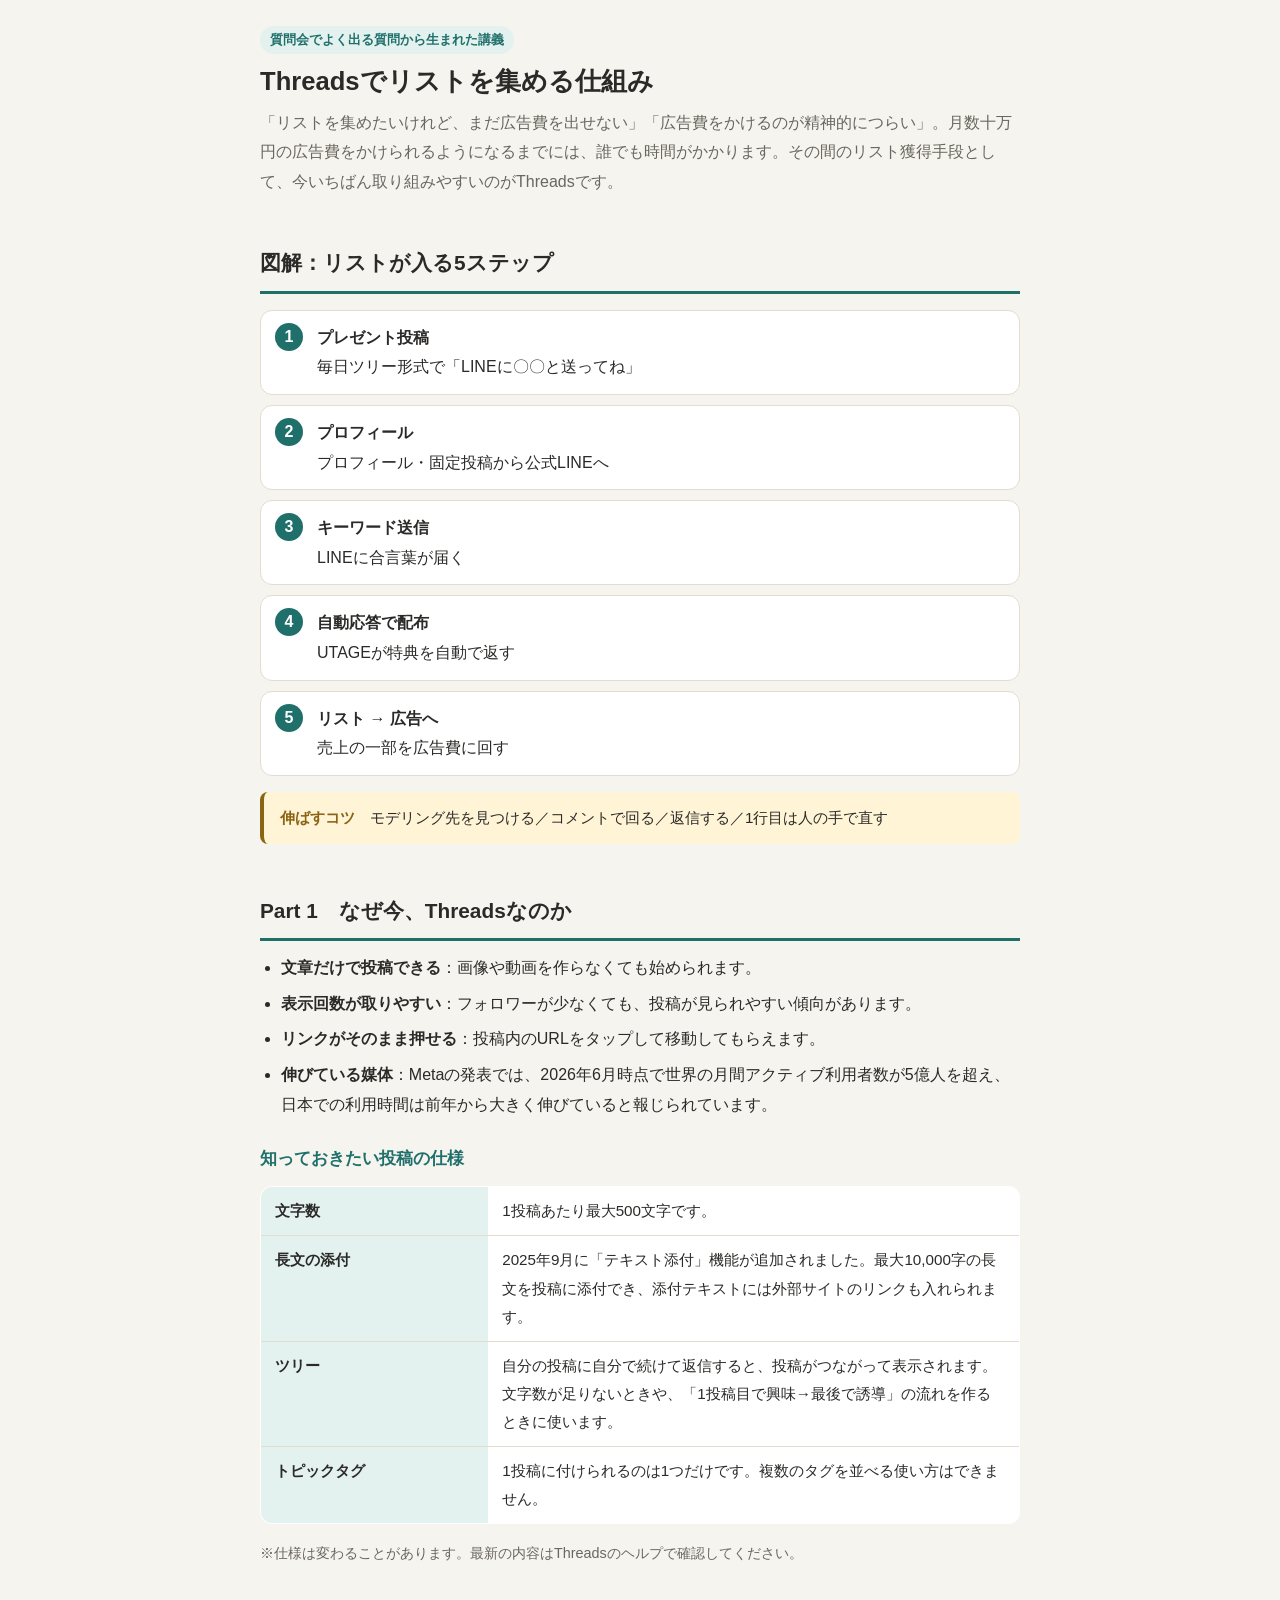
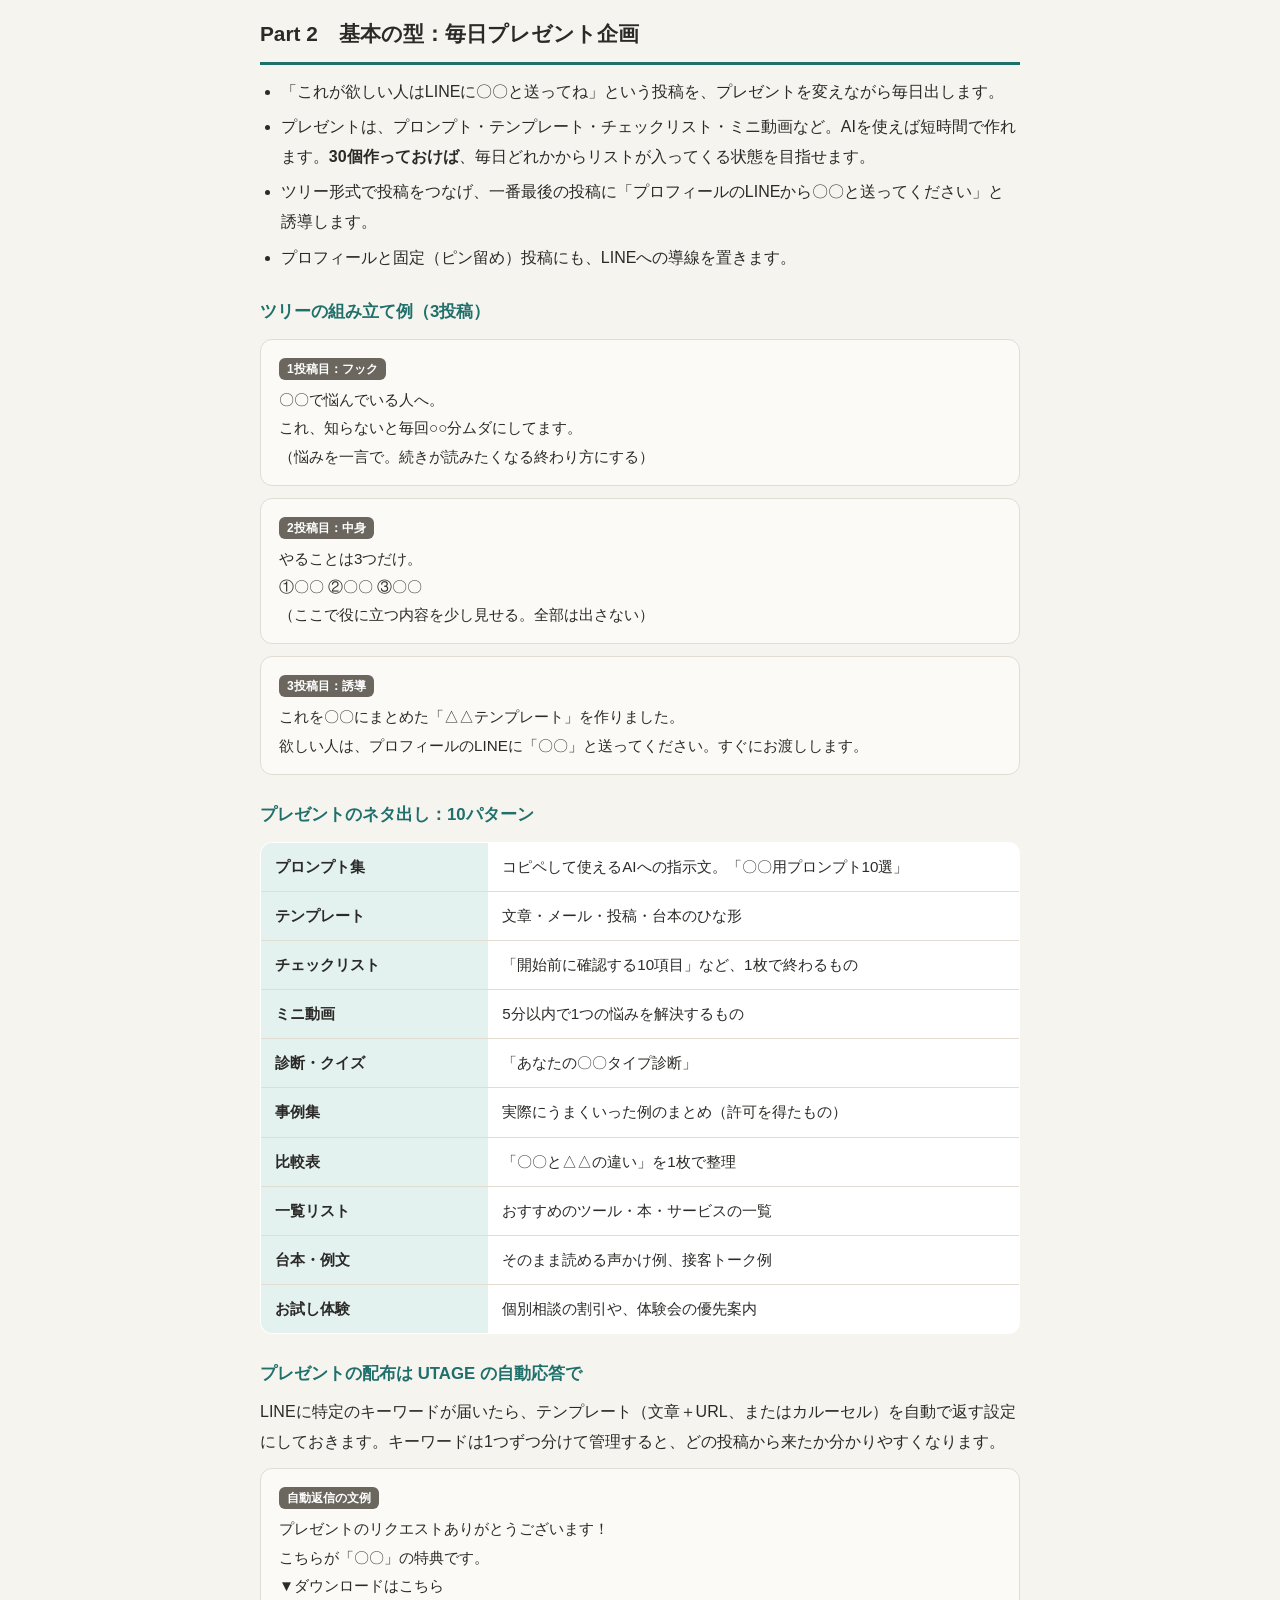
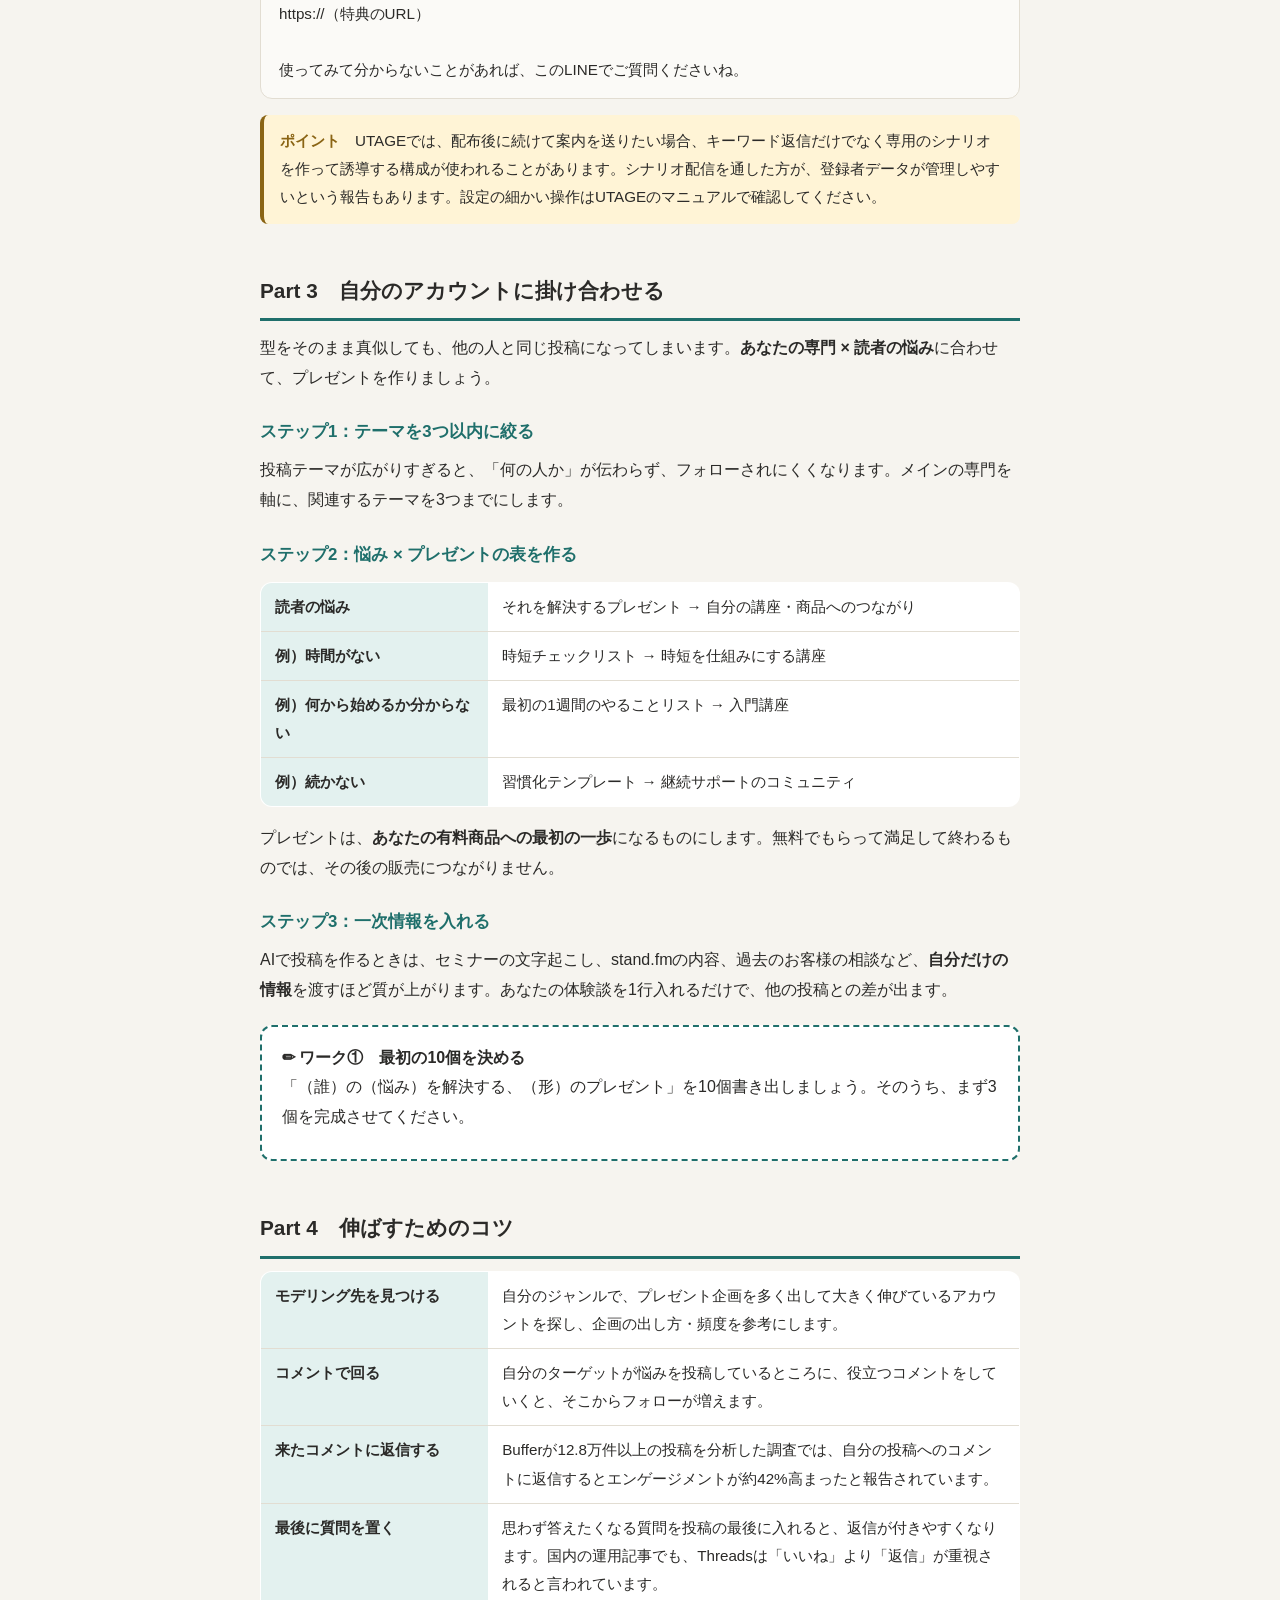
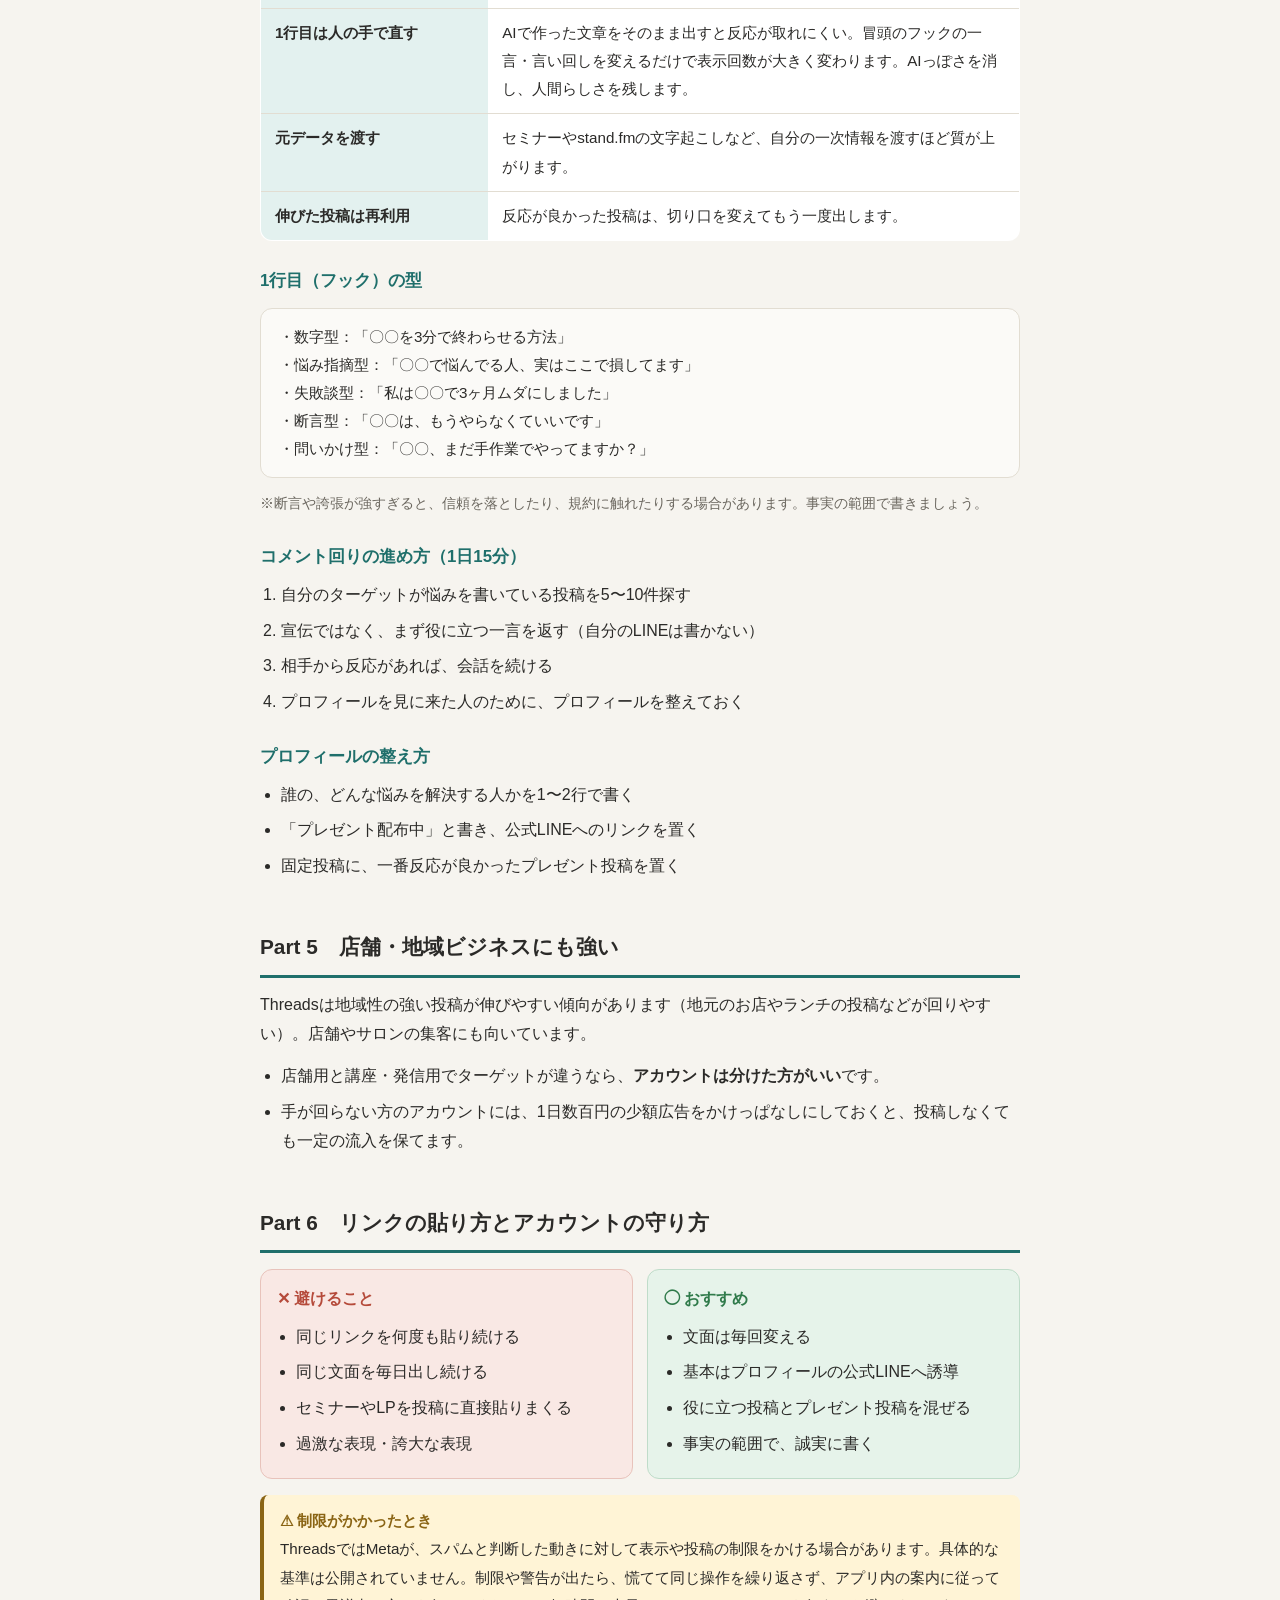
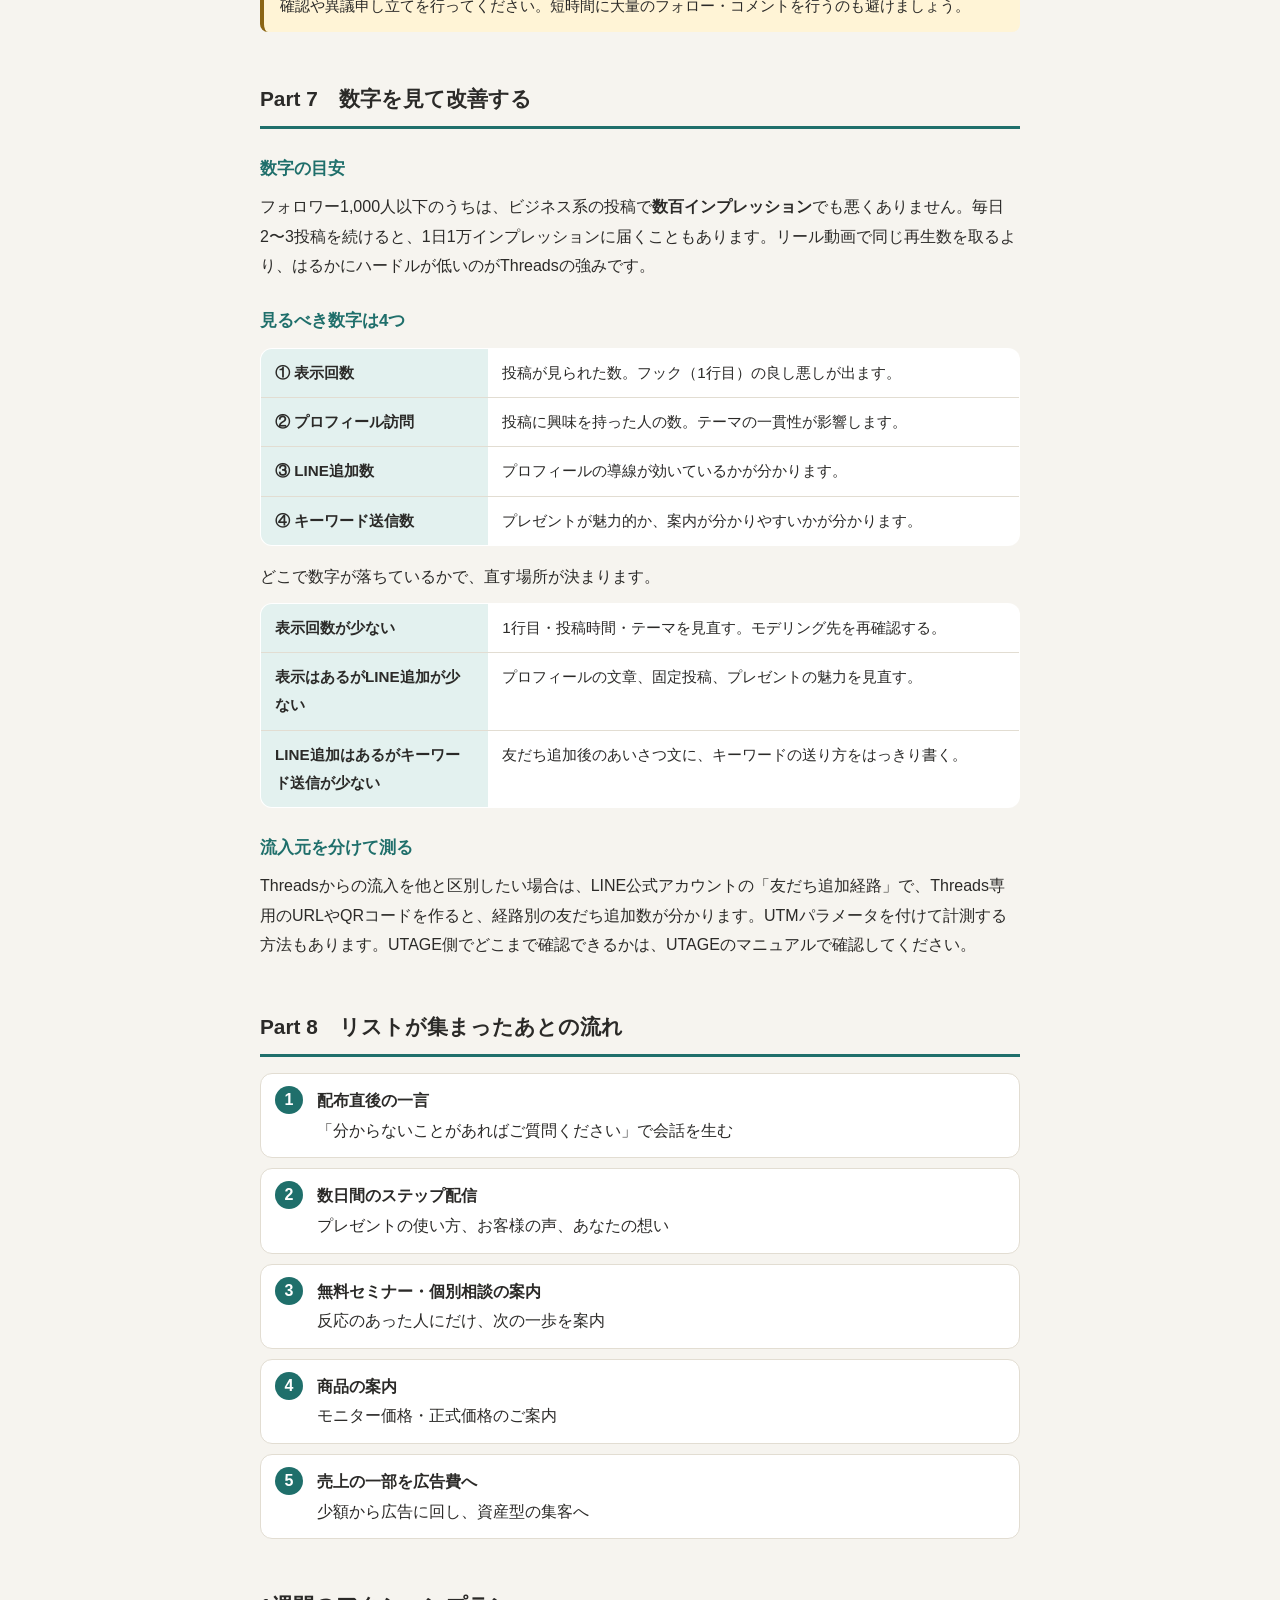
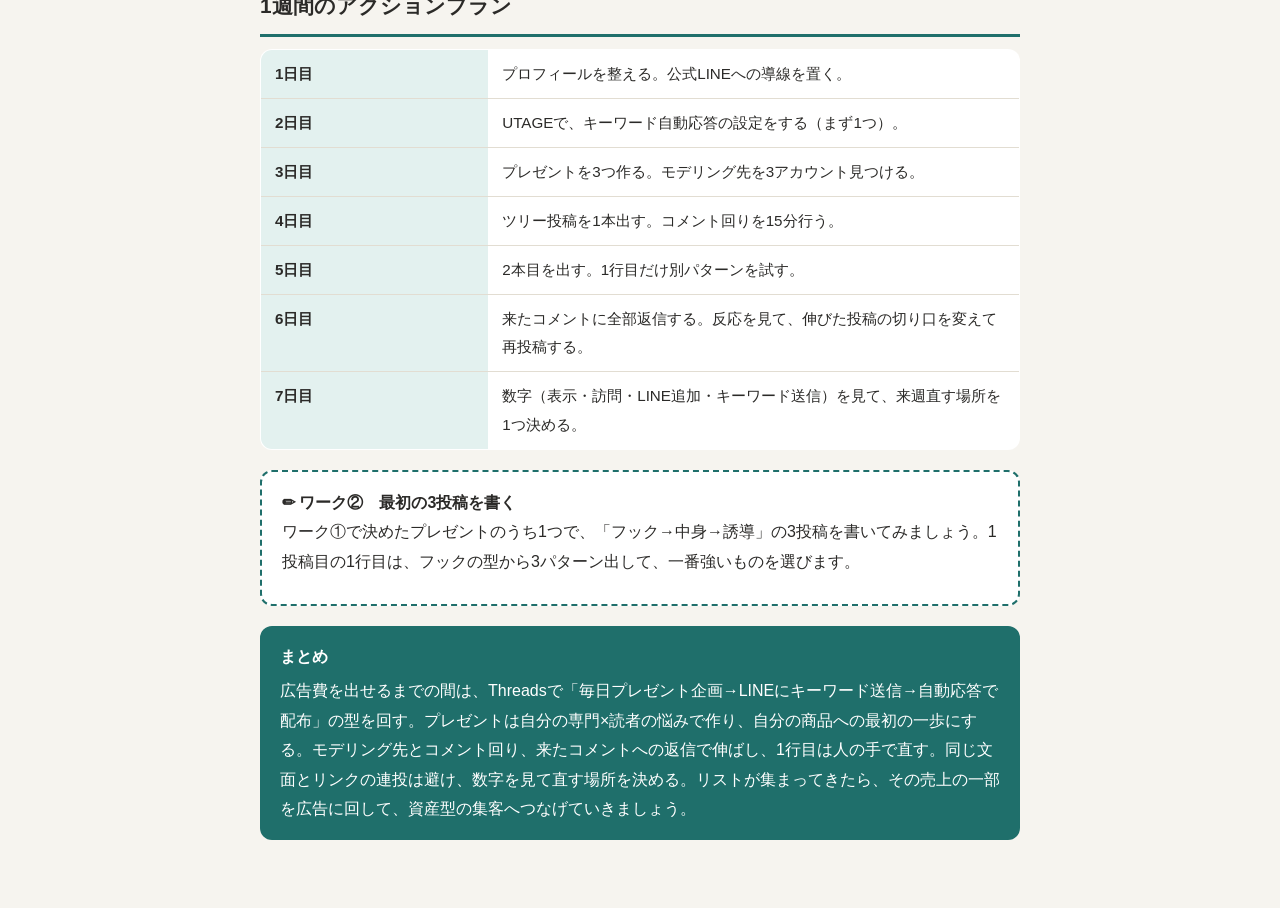
<file: threads-list-building-lesson.html>
<!DOCTYPE html>
<html lang="ja">
<head>
<meta charset="utf-8">
<meta name="viewport" content="width=device-width, initial-scale=1">
<title>Threadsでリストを集める仕組み</title>
<style>
  body { margin: 0; background: #f6f4ef; }
  .lesson { --ink:#2b2a28; --muted:#6b675f; --line:#e2ddd2; --card:#fff; --accent:#1f6f6b; --accent-soft:#e3f1ef; --ng:#b54a3a; --ng-soft:#f9e8e4; --ok:#2f7a4a; --ok-soft:#e6f3ea; --warn-soft:#fff4d6; --warn:#8a6414;
    max-width: 760px; margin: 0 auto; padding: 24px 16px 48px; color: var(--ink); font-family: "Hiragino Sans","Noto Sans JP","Yu Gothic",Meiryo,sans-serif; line-height: 1.85; font-size: 16px; }
  .lesson * { box-sizing: border-box; }
  .lesson h1 { font-size: 1.6rem; line-height: 1.4; margin: 0 0 8px; }
  .lesson h2 { font-size: 1.3rem; margin: 48px 0 12px; padding-bottom: 8px; border-bottom: 3px solid var(--accent); }
  .lesson h3 { font-size: 1.05rem; margin: 24px 0 8px; color: var(--accent); }
  .lesson p { margin: 0 0 12px; }
  .lesson ul, .lesson ol.plain { margin: 0 0 12px; padding-left: 1.3em; }
  .lesson li { margin-bottom: 6px; }
  .lesson .lead { color: var(--muted); }
  .lesson .tag { display: inline-block; font-size: .8rem; background: var(--accent-soft); color: var(--accent); padding: 2px 10px; border-radius: 99px; font-weight: 700; margin-bottom: 10px; }
  .lesson .card { background: var(--card); border: 1px solid var(--line); border-radius: 12px; padding: 16px 18px; margin: 14px 0; }
  .lesson .compare { display: grid; grid-template-columns: 1fr 1fr; gap: 14px; margin: 16px 0; }
  .lesson .col { border-radius: 12px; padding: 14px 16px; }
  .lesson .col.ng { background: var(--ng-soft); border: 1px solid #e8c3bb; }
  .lesson .col.ok { background: var(--ok-soft); border: 1px solid #bfdcc9; }
  .lesson .col .ttl { font-weight: 700; margin-bottom: 8px; }
  .lesson .col.ng .ttl { color: var(--ng); }
  .lesson .col.ok .ttl { color: var(--ok); }
  .lesson .col ul { margin: 0; padding-left: 1.2em; }
  .lesson .steps { list-style: none; padding: 0; counter-reset: s; }
  .lesson .steps li { counter-increment: s; background: var(--card); border: 1px solid var(--line); border-radius: 12px; padding: 12px 16px 12px 56px; position: relative; margin-bottom: 10px; }
  .lesson .steps li::before { content: counter(s); position: absolute; left: 14px; top: 12px; width: 28px; height: 28px; border-radius: 50%; background: var(--accent); color: #fff; text-align: center; line-height: 28px; font-weight: 700; }
  .lesson .steps b { display: block; }
  .lesson table { width: 100%; border-collapse: collapse; background: var(--card); border: 1px solid var(--line); border-radius: 12px; overflow: hidden; margin: 12px 0 16px; font-size: .95rem; }
  .lesson th, .lesson td { padding: 10px 14px; border-bottom: 1px solid var(--line); text-align: left; vertical-align: top; }
  .lesson th { background: var(--accent-soft); width: 30%; }
  .lesson tr:last-child th, .lesson tr:last-child td { border-bottom: 0; }
  .lesson .note { background: var(--warn-soft); border-left: 4px solid var(--warn); border-radius: 8px; padding: 12px 16px; margin: 16px 0; font-size: .95rem; }
  .lesson .note b { color: var(--warn); }
  .lesson .sample { background: #fbfaf7; border: 1px solid var(--line); border-radius: 12px; padding: 14px 18px; margin: 12px 0; font-size: .95rem; }
  .lesson .sample .lbl { display: inline-block; font-size: .75rem; font-weight: 700; color: #fff; background: var(--muted); border-radius: 6px; padding: 0 8px; margin-bottom: 6px; }
  .lesson .summary { background: var(--accent); color: #fff; border-radius: 12px; padding: 16px 20px; margin: 20px 0; }
  .lesson .summary b { display: block; margin-bottom: 4px; }
  .lesson .work { background: var(--card); border: 2px dashed var(--accent); border-radius: 12px; padding: 16px 20px; margin: 20px 0; }
  .lesson .tips { font-size: .9rem; color: var(--muted); }
  @media (max-width: 600px) {
    .lesson .compare { grid-template-columns: 1fr; }
    .lesson th { width: 38%; }
  }
</style>
</head>
<body>
<div class="lesson">

  <span class="tag">質問会でよく出る質問から生まれた講義</span>
  <h1>Threadsでリストを集める仕組み</h1>
  <p class="lead">「リストを集めたいけれど、まだ広告費を出せない」「広告費をかけるのが精神的につらい」。月数十万円の広告費をかけられるようになるまでには、誰でも時間がかかります。その間のリスト獲得手段として、今いちばん取り組みやすいのがThreadsです。</p>

  <!-- ===== 図解 ===== -->
  <h2>図解：リストが入る5ステップ</h2>
  <ol class="steps">
    <li><b>プレゼント投稿</b>毎日ツリー形式で「LINEに〇〇と送ってね」</li>
    <li><b>プロフィール</b>プロフィール・固定投稿から公式LINEへ</li>
    <li><b>キーワード送信</b>LINEに合言葉が届く</li>
    <li><b>自動応答で配布</b>UTAGEが特典を自動で返す</li>
    <li><b>リスト → 広告へ</b>売上の一部を広告費に回す</li>
  </ol>
  <div class="note"><b>伸ばすコツ</b>　モデリング先を見つける／コメントで回る／返信する／1行目は人の手で直す</div>

  <!-- ===== Part 1 ===== -->
  <h2>Part 1　なぜ今、Threadsなのか</h2>
  <ul>
    <li><b>文章だけで投稿できる</b>：画像や動画を作らなくても始められます。</li>
    <li><b>表示回数が取りやすい</b>：フォロワーが少なくても、投稿が見られやすい傾向があります。</li>
    <li><b>リンクがそのまま押せる</b>：投稿内のURLをタップして移動してもらえます。</li>
    <li><b>伸びている媒体</b>：Metaの発表では、2026年6月時点で世界の月間アクティブ利用者数が5億人を超え、日本での利用時間は前年から大きく伸びていると報じられています。</li>
  </ul>

  <h3>知っておきたい投稿の仕様</h3>
  <table>
    <tr><th>文字数</th><td>1投稿あたり最大500文字です。</td></tr>
    <tr><th>長文の添付</th><td>2025年9月に「テキスト添付」機能が追加されました。最大10,000字の長文を投稿に添付でき、添付テキストには外部サイトのリンクも入れられます。</td></tr>
    <tr><th>ツリー</th><td>自分の投稿に自分で続けて返信すると、投稿がつながって表示されます。文字数が足りないときや、「1投稿目で興味→最後で誘導」の流れを作るときに使います。</td></tr>
    <tr><th>トピックタグ</th><td>1投稿に付けられるのは1つだけです。複数のタグを並べる使い方はできません。</td></tr>
  </table>
  <p class="tips">※仕様は変わることがあります。最新の内容はThreadsのヘルプで確認してください。</p>

  <!-- ===== Part 2 ===== -->
  <h2>Part 2　基本の型：毎日プレゼント企画</h2>
  <ul>
    <li>「これが欲しい人はLINEに〇〇と送ってね」という投稿を、プレゼントを変えながら毎日出します。</li>
    <li>プレゼントは、プロンプト・テンプレート・チェックリスト・ミニ動画など。AIを使えば短時間で作れます。<b>30個作っておけば</b>、毎日どれかからリストが入ってくる状態を目指せます。</li>
    <li>ツリー形式で投稿をつなげ、一番最後の投稿に「プロフィールのLINEから〇〇と送ってください」と誘導します。</li>
    <li>プロフィールと固定（ピン留め）投稿にも、LINEへの導線を置きます。</li>
  </ul>

  <h3>ツリーの組み立て例（3投稿）</h3>
  <div class="sample"><span class="lbl">1投稿目：フック</span><br>
    〇〇で悩んでいる人へ。<br>
    これ、知らないと毎回○○分ムダにしてます。<br>
    （悩みを一言で。続きが読みたくなる終わり方にする）</div>
  <div class="sample"><span class="lbl">2投稿目：中身</span><br>
    やることは3つだけ。<br>
    ①〇〇 ②〇〇 ③〇〇<br>
    （ここで役に立つ内容を少し見せる。全部は出さない）</div>
  <div class="sample"><span class="lbl">3投稿目：誘導</span><br>
    これを〇〇にまとめた「△△テンプレート」を作りました。<br>
    欲しい人は、プロフィールのLINEに「〇〇」と送ってください。すぐにお渡しします。</div>

  <h3>プレゼントのネタ出し：10パターン</h3>
  <table>
    <tr><th>プロンプト集</th><td>コピペして使えるAIへの指示文。「〇〇用プロンプト10選」</td></tr>
    <tr><th>テンプレート</th><td>文章・メール・投稿・台本のひな形</td></tr>
    <tr><th>チェックリスト</th><td>「開始前に確認する10項目」など、1枚で終わるもの</td></tr>
    <tr><th>ミニ動画</th><td>5分以内で1つの悩みを解決するもの</td></tr>
    <tr><th>診断・クイズ</th><td>「あなたの〇〇タイプ診断」</td></tr>
    <tr><th>事例集</th><td>実際にうまくいった例のまとめ（許可を得たもの）</td></tr>
    <tr><th>比較表</th><td>「〇〇と△△の違い」を1枚で整理</td></tr>
    <tr><th>一覧リスト</th><td>おすすめのツール・本・サービスの一覧</td></tr>
    <tr><th>台本・例文</th><td>そのまま読める声かけ例、接客トーク例</td></tr>
    <tr><th>お試し体験</th><td>個別相談の割引や、体験会の優先案内</td></tr>
  </table>

  <h3>プレゼントの配布は UTAGE の自動応答で</h3>
  <p>LINEに特定のキーワードが届いたら、テンプレート（文章＋URL、またはカルーセル）を自動で返す設定にしておきます。キーワードは1つずつ分けて管理すると、どの投稿から来たか分かりやすくなります。</p>
  <div class="sample"><span class="lbl">自動返信の文例</span><br>
    プレゼントのリクエストありがとうございます！<br>
    こちらが「〇〇」の特典です。<br>
    ▼ダウンロードはこちら<br>
    https://（特典のURL）<br>
    <br>
    使ってみて分からないことがあれば、このLINEでご質問くださいね。</div>
  <div class="note">
    <b>ポイント</b>　UTAGEでは、配布後に続けて案内を送りたい場合、キーワード返信だけでなく専用のシナリオを作って誘導する構成が使われることがあります。シナリオ配信を通した方が、登録者データが管理しやすいという報告もあります。設定の細かい操作はUTAGEのマニュアルで確認してください。
  </div>

  <!-- ===== Part 3 ===== -->
  <h2>Part 3　自分のアカウントに掛け合わせる</h2>
  <p>型をそのまま真似しても、他の人と同じ投稿になってしまいます。<b>あなたの専門 × 読者の悩み</b>に合わせて、プレゼントを作りましょう。</p>

  <h3>ステップ1：テーマを3つ以内に絞る</h3>
  <p>投稿テーマが広がりすぎると、「何の人か」が伝わらず、フォローされにくくなります。メインの専門を軸に、関連するテーマを3つまでにします。</p>

  <h3>ステップ2：悩み × プレゼントの表を作る</h3>
  <table>
    <tr><th>読者の悩み</th><td>それを解決するプレゼント → 自分の講座・商品へのつながり</td></tr>
    <tr><th>例）時間がない</th><td>時短チェックリスト → 時短を仕組みにする講座</td></tr>
    <tr><th>例）何から始めるか分からない</th><td>最初の1週間のやることリスト → 入門講座</td></tr>
    <tr><th>例）続かない</th><td>習慣化テンプレート → 継続サポートのコミュニティ</td></tr>
  </table>
  <p>プレゼントは、<b>あなたの有料商品への最初の一歩</b>になるものにします。無料でもらって満足して終わるものでは、その後の販売につながりません。</p>

  <h3>ステップ3：一次情報を入れる</h3>
  <p>AIで投稿を作るときは、セミナーの文字起こし、stand.fmの内容、過去のお客様の相談など、<b>自分だけの情報</b>を渡すほど質が上がります。あなたの体験談を1行入れるだけで、他の投稿との差が出ます。</p>

  <div class="work">
    <b>✏ ワーク①　最初の10個を決める</b>
    <p>「（誰）の（悩み）を解決する、（形）のプレゼント」を10個書き出しましょう。そのうち、まず3個を完成させてください。</p>
  </div>

  <!-- ===== Part 4 ===== -->
  <h2>Part 4　伸ばすためのコツ</h2>
  <table>
    <tr><th>モデリング先を見つける</th><td>自分のジャンルで、プレゼント企画を多く出して大きく伸びているアカウントを探し、企画の出し方・頻度を参考にします。</td></tr>
    <tr><th>コメントで回る</th><td>自分のターゲットが悩みを投稿しているところに、役立つコメントをしていくと、そこからフォローが増えます。</td></tr>
    <tr><th>来たコメントに返信する</th><td>Bufferが12.8万件以上の投稿を分析した調査では、自分の投稿へのコメントに返信するとエンゲージメントが約42%高まったと報告されています。</td></tr>
    <tr><th>最後に質問を置く</th><td>思わず答えたくなる質問を投稿の最後に入れると、返信が付きやすくなります。国内の運用記事でも、Threadsは「いいね」より「返信」が重視されると言われています。</td></tr>
    <tr><th>1行目は人の手で直す</th><td>AIで作った文章をそのまま出すと反応が取れにくい。冒頭のフックの一言・言い回しを変えるだけで表示回数が大きく変わります。AIっぽさを消し、人間らしさを残します。</td></tr>
    <tr><th>元データを渡す</th><td>セミナーやstand.fmの文字起こしなど、自分の一次情報を渡すほど質が上がります。</td></tr>
    <tr><th>伸びた投稿は再利用</th><td>反応が良かった投稿は、切り口を変えてもう一度出します。</td></tr>
  </table>

  <h3>1行目（フック）の型</h3>
  <div class="sample">
    ・数字型：「〇〇を3分で終わらせる方法」<br>
    ・悩み指摘型：「〇〇で悩んでる人、実はここで損してます」<br>
    ・失敗談型：「私は〇〇で3ヶ月ムダにしました」<br>
    ・断言型：「〇〇は、もうやらなくていいです」<br>
    ・問いかけ型：「〇〇、まだ手作業でやってますか？」</div>
  <p class="tips">※断言や誇張が強すぎると、信頼を落としたり、規約に触れたりする場合があります。事実の範囲で書きましょう。</p>

  <h3>コメント回りの進め方（1日15分）</h3>
  <ol class="plain">
    <li>自分のターゲットが悩みを書いている投稿を5〜10件探す</li>
    <li>宣伝ではなく、まず役に立つ一言を返す（自分のLINEは書かない）</li>
    <li>相手から反応があれば、会話を続ける</li>
    <li>プロフィールを見に来た人のために、プロフィールを整えておく</li>
  </ol>

  <h3>プロフィールの整え方</h3>
  <ul>
    <li>誰の、どんな悩みを解決する人かを1〜2行で書く</li>
    <li>「プレゼント配布中」と書き、公式LINEへのリンクを置く</li>
    <li>固定投稿に、一番反応が良かったプレゼント投稿を置く</li>
  </ul>

  <!-- ===== Part 5 ===== -->
  <h2>Part 5　店舗・地域ビジネスにも強い</h2>
  <p>Threadsは地域性の強い投稿が伸びやすい傾向があります（地元のお店やランチの投稿などが回りやすい）。店舗やサロンの集客にも向いています。</p>
  <ul>
    <li>店舗用と講座・発信用でターゲットが違うなら、<b>アカウントは分けた方がいい</b>です。</li>
    <li>手が回らない方のアカウントには、1日数百円の少額広告をかけっぱなしにしておくと、投稿しなくても一定の流入を保てます。</li>
  </ul>

  <!-- ===== Part 6 ===== -->
  <h2>Part 6　リンクの貼り方とアカウントの守り方</h2>
  <div class="compare">
    <div class="col ng">
      <div class="ttl">✕ 避けること</div>
      <ul>
        <li>同じリンクを何度も貼り続ける</li>
        <li>同じ文面を毎日出し続ける</li>
        <li>セミナーやLPを投稿に直接貼りまくる</li>
        <li>過激な表現・誇大な表現</li>
      </ul>
    </div>
    <div class="col ok">
      <div class="ttl">◯ おすすめ</div>
      <ul>
        <li>文面は毎回変える</li>
        <li>基本はプロフィールの公式LINEへ誘導</li>
        <li>役に立つ投稿とプレゼント投稿を混ぜる</li>
        <li>事実の範囲で、誠実に書く</li>
      </ul>
    </div>
  </div>
  <div class="note">
    <b>⚠ 制限がかかったとき</b><br>
    ThreadsではMetaが、スパムと判断した動きに対して表示や投稿の制限をかける場合があります。具体的な基準は公開されていません。制限や警告が出たら、慌てて同じ操作を繰り返さず、アプリ内の案内に従って確認や異議申し立てを行ってください。短時間に大量のフォロー・コメントを行うのも避けましょう。
  </div>

  <!-- ===== Part 7 ===== -->
  <h2>Part 7　数字を見て改善する</h2>
  <h3>数字の目安</h3>
  <p>フォロワー1,000人以下のうちは、ビジネス系の投稿で<b>数百インプレッション</b>でも悪くありません。毎日2〜3投稿を続けると、1日1万インプレッションに届くこともあります。リール動画で同じ再生数を取るより、はるかにハードルが低いのがThreadsの強みです。</p>

  <h3>見るべき数字は4つ</h3>
  <table>
    <tr><th>① 表示回数</th><td>投稿が見られた数。フック（1行目）の良し悪しが出ます。</td></tr>
    <tr><th>② プロフィール訪問</th><td>投稿に興味を持った人の数。テーマの一貫性が影響します。</td></tr>
    <tr><th>③ LINE追加数</th><td>プロフィールの導線が効いているかが分かります。</td></tr>
    <tr><th>④ キーワード送信数</th><td>プレゼントが魅力的か、案内が分かりやすいかが分かります。</td></tr>
  </table>
  <p>どこで数字が落ちているかで、直す場所が決まります。</p>
  <table>
    <tr><th>表示回数が少ない</th><td>1行目・投稿時間・テーマを見直す。モデリング先を再確認する。</td></tr>
    <tr><th>表示はあるがLINE追加が少ない</th><td>プロフィールの文章、固定投稿、プレゼントの魅力を見直す。</td></tr>
    <tr><th>LINE追加はあるがキーワード送信が少ない</th><td>友だち追加後のあいさつ文に、キーワードの送り方をはっきり書く。</td></tr>
  </table>

  <h3>流入元を分けて測る</h3>
  <p>Threadsからの流入を他と区別したい場合は、LINE公式アカウントの「友だち追加経路」で、Threads専用のURLやQRコードを作ると、経路別の友だち追加数が分かります。UTMパラメータを付けて計測する方法もあります。UTAGE側でどこまで確認できるかは、UTAGEのマニュアルで確認してください。</p>

  <!-- ===== Part 8 ===== -->
  <h2>Part 8　リストが集まったあとの流れ</h2>
  <ol class="steps">
    <li><b>配布直後の一言</b>「分からないことがあればご質問ください」で会話を生む</li>
    <li><b>数日間のステップ配信</b>プレゼントの使い方、お客様の声、あなたの想い</li>
    <li><b>無料セミナー・個別相談の案内</b>反応のあった人にだけ、次の一歩を案内</li>
    <li><b>商品の案内</b>モニター価格・正式価格のご案内</li>
    <li><b>売上の一部を広告費へ</b>少額から広告に回し、資産型の集客へ</li>
  </ol>

  <!-- ===== Action plan ===== -->
  <h2>1週間のアクションプラン</h2>
  <table>
    <tr><th>1日目</th><td>プロフィールを整える。公式LINEへの導線を置く。</td></tr>
    <tr><th>2日目</th><td>UTAGEで、キーワード自動応答の設定をする（まず1つ）。</td></tr>
    <tr><th>3日目</th><td>プレゼントを3つ作る。モデリング先を3アカウント見つける。</td></tr>
    <tr><th>4日目</th><td>ツリー投稿を1本出す。コメント回りを15分行う。</td></tr>
    <tr><th>5日目</th><td>2本目を出す。1行目だけ別パターンを試す。</td></tr>
    <tr><th>6日目</th><td>来たコメントに全部返信する。反応を見て、伸びた投稿の切り口を変えて再投稿する。</td></tr>
    <tr><th>7日目</th><td>数字（表示・訪問・LINE追加・キーワード送信）を見て、来週直す場所を1つ決める。</td></tr>
  </table>

  <div class="work">
    <b>✏ ワーク②　最初の3投稿を書く</b>
    <p>ワーク①で決めたプレゼントのうち1つで、「フック→中身→誘導」の3投稿を書いてみましょう。1投稿目の1行目は、フックの型から3パターン出して、一番強いものを選びます。</p>
  </div>

  <div class="summary"><b>まとめ</b>
    広告費を出せるまでの間は、Threadsで「毎日プレゼント企画→LINEにキーワード送信→自動応答で配布」の型を回す。プレゼントは自分の専門×読者の悩みで作り、自分の商品への最初の一歩にする。モデリング先とコメント回り、来たコメントへの返信で伸ばし、1行目は人の手で直す。同じ文面とリンクの連投は避け、数字を見て直す場所を決める。リストが集まってきたら、その売上の一部を広告に回して、資産型の集客へつなげていきましょう。</div>

</div>
</body>
</html>
</file>
<file: style.css>
:root {
  --bg: #fbfaf8; --fg: #222; --muted: #6b6b6b; --accent: #4a6fa5;
  --card: #fff; --line: #e6e3de;
}
@media (prefers-color-scheme: dark) {
  :root { --bg: #16171a; --fg: #eee; --muted: #a0a0a0; --accent: #8fb3e8; --card: #1f2125; --line: #2e3035; }
}
* { box-sizing: border-box; }
html { scroll-behavior: smooth; }
body { margin: 0; background: var(--bg); color: var(--fg); line-height: 1.8;
  font-family: "Hiragino Sans", "Noto Sans JP", system-ui, sans-serif; }
a { color: inherit; text-decoration: none; }
.site-header { position: sticky; top: 0; display: flex; justify-content: space-between; align-items: center;
  padding: 16px max(16px, 5vw); background: var(--bg); border-bottom: 1px solid var(--line); z-index: 1; }
.logo { font-weight: 700; letter-spacing: .05em; }
nav a { margin-left: 20px; color: var(--muted); }
nav a:hover { color: var(--accent); }
section { max-width: 960px; margin: 0 auto; padding: 72px 16px; }
h2 { font-size: 1.6rem; margin: 0 0 24px; border-bottom: 2px solid var(--accent); display: inline-block; }
.hero { padding-top: 120px; padding-bottom: 120px; }
.eyebrow { color: var(--accent); letter-spacing: .2em; text-transform: uppercase; margin: 0; }
h1 { font-size: clamp(2rem, 6vw, 3.4rem); line-height: 1.3; margin: 12px 0; }
.lead { color: var(--muted); max-width: 32em; }
.btn { display: inline-block; margin-top: 16px; padding: 12px 28px; border-radius: 999px;
  background: var(--accent); color: #fff; }
.btn:hover { opacity: .85; }
.grid { display: grid; gap: 24px; grid-template-columns: repeat(auto-fit, minmax(240px, 1fr)); }
.card { background: var(--card); border: 1px solid var(--line); border-radius: 12px; padding: 16px; }
.thumb { aspect-ratio: 16/10; display: grid; place-items: center; background: var(--line);
  border-radius: 8px; color: var(--muted); }
.card h3 { margin: 12px 0 4px; }
.card p { margin: 0; color: var(--muted); font-size: .95rem; }
.tags { list-style: none; padding: 0; display: flex; flex-wrap: wrap; gap: 10px; }
.tags li { padding: 6px 16px; border: 1px solid var(--accent); border-radius: 999px; color: var(--accent); }
footer { text-align: center; padding: 32px; color: var(--muted); border-top: 1px solid var(--line); }
</file>
